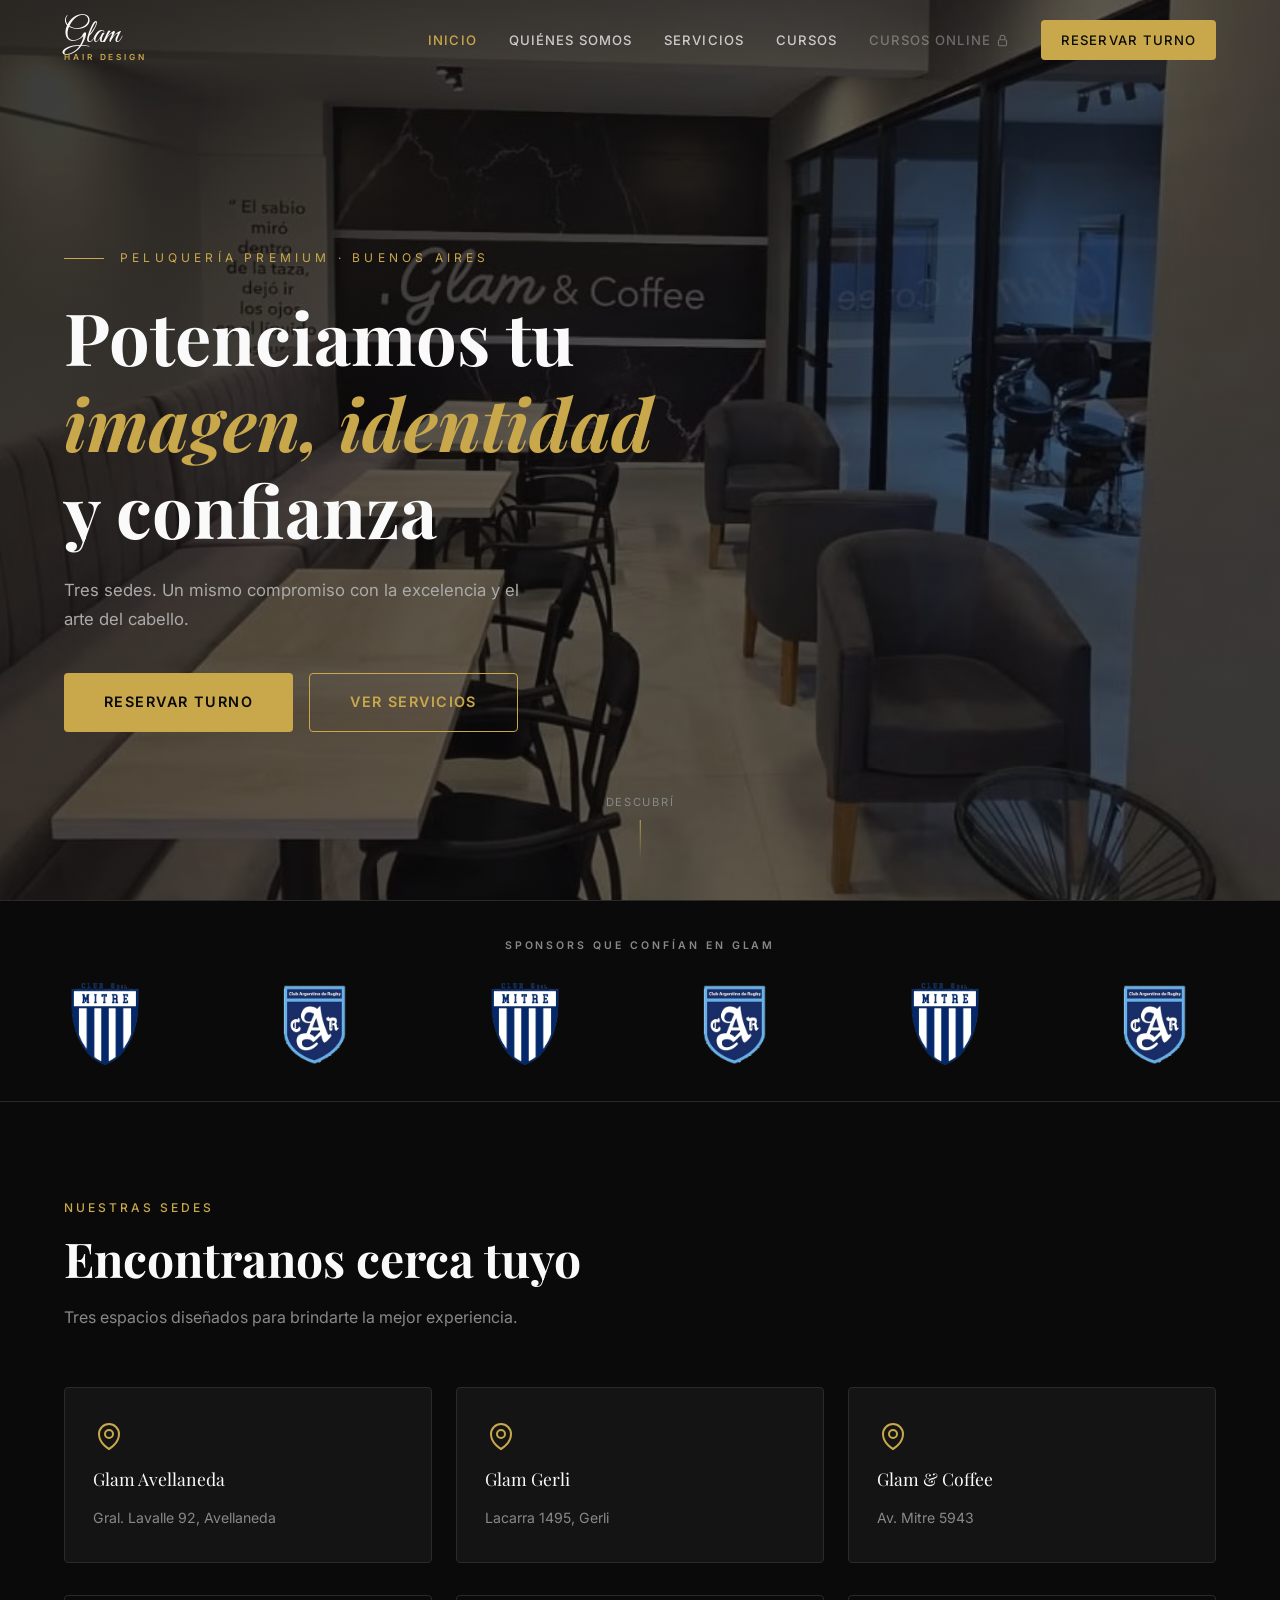
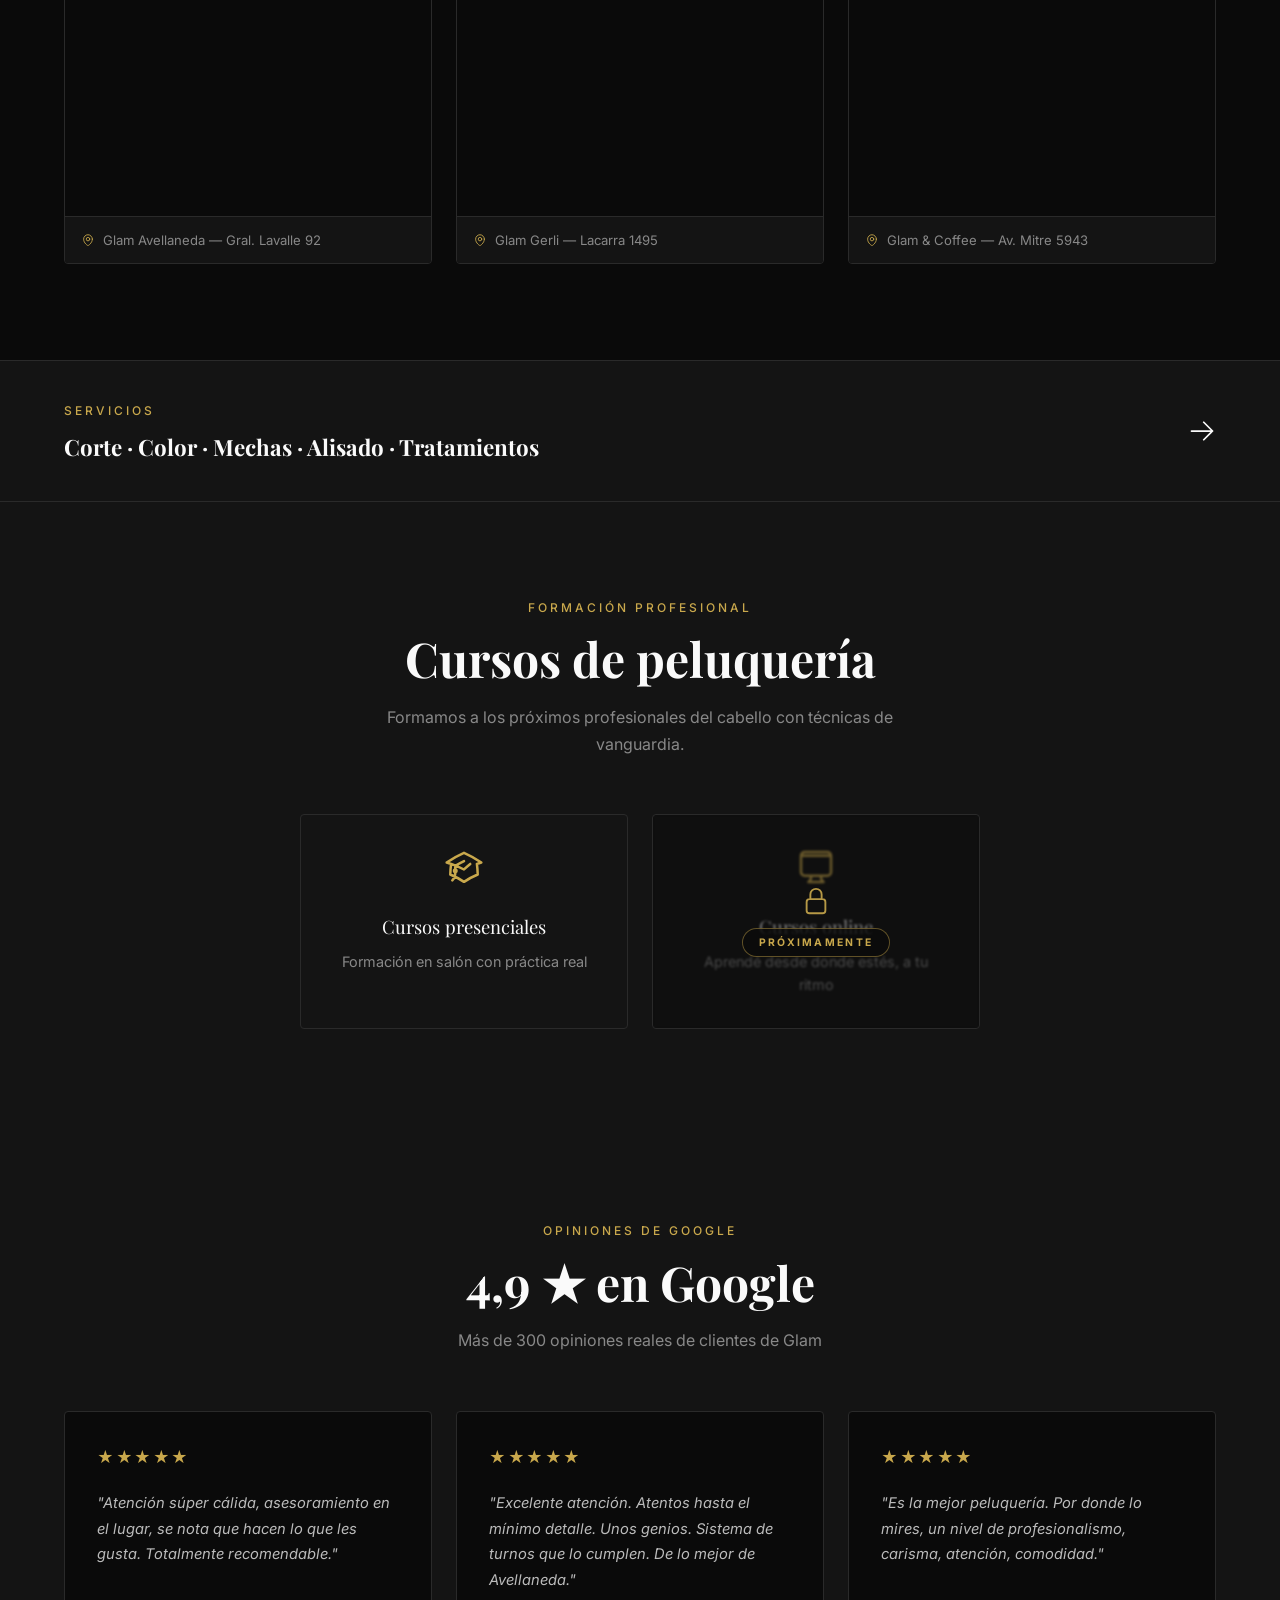
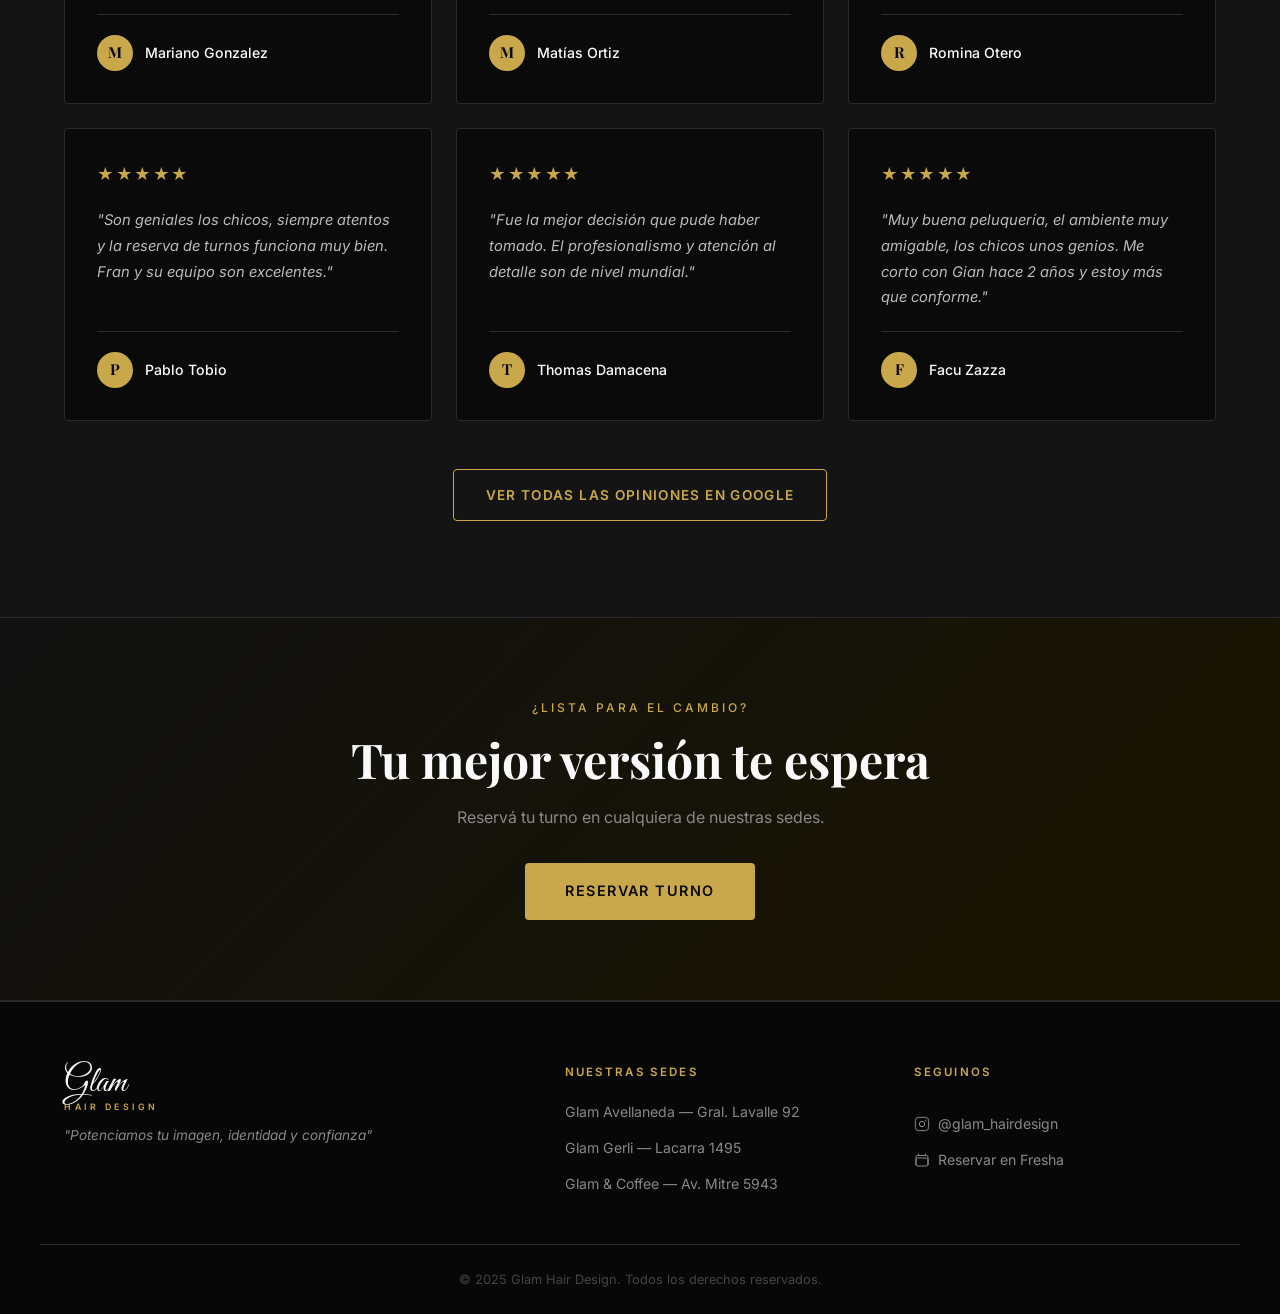
<file: index.html>
<!DOCTYPE html>
<html lang="es">
<head>
  <meta charset="UTF-8" />
  <meta name="viewport" content="width=device-width, initial-scale=1.0" />
  <title>Glam Hair Design | Peluquería y Barbería en Avellaneda, Gerli y Wilde</title>
  <meta name="description" content="Peluquería premium con 3 sedes en Avellaneda, Gerli y Wilde. Corte, color, barbería, manicura y cursos de peluquería. Reservá tu turno online." />
  <meta name="robots" content="index, follow" />
  <meta property="og:type" content="website" />
  <meta property="og:site_name" content="Glam Hair Design" />
  <meta property="og:locale" content="es_AR" />
  <meta property="og:title" content="Glam Hair Design | Peluquería y Barbería en Avellaneda, Gerli y Wilde" />
  <meta property="og:description" content="Peluquería premium con 3 sedes en Avellaneda, Gerli y Wilde. Corte, color, barbería, manicura y cursos de peluquería. Reservá tu turno online." />
  <meta property="og:image" content="https://glamhairdesign.com.ar/assets/Foto_Glam_And_Coffe.jpeg" />
  <meta property="og:url" content="https://glamhairdesign.com.ar/" />
  <link rel="stylesheet" href="css/style.css" />
  <link rel="icon" href="assets/favicon.ico" sizes="any" />
  <link rel="icon" href="assets/favicon-32x32.png" type="image/png" sizes="32x32" />
  <link rel="apple-touch-icon" href="assets/apple-touch-icon.png" />
  <link rel="icon" href="assets/icon-192.png" type="image/png" sizes="192x192" />
  <script type="application/ld+json">
  {
    "@context": "https://schema.org",
    "@graph": [
      {
        "@type": "HairSalon",
        "name": "Glam Hair Design — Avellaneda",
        "url": "https://glamhairdesign.com.ar",
        "telephone": "+54 9 11 5486-6624",
        "sameAs": [
          "https://www.instagram.com/glam_hairdesign",
          "https://www.fresha.com/es/providers/glam-hair-design-t6yixtg3"
        ],
        "address": {
          "@type": "PostalAddress",
          "streetAddress": "Gral. Lavalle 92",
          "addressLocality": "Avellaneda",
          "addressRegion": "Buenos Aires",
          "addressCountry": "AR"
        }
      },
      {
        "@type": "HairSalon",
        "name": "Glam Hair Design — Gerli",
        "url": "https://glamhairdesign.com.ar",
        "telephone": "+54 9 11 5486-6624",
        "sameAs": [
          "https://www.instagram.com/glam_hairdesign",
          "https://www.fresha.com/es/providers/glam-hair-design-t6yixtg3"
        ],
        "address": {
          "@type": "PostalAddress",
          "streetAddress": "Lacarra 1495",
          "addressLocality": "Gerli",
          "addressRegion": "Buenos Aires",
          "addressCountry": "AR"
        }
      },
      {
        "@type": "HairSalon",
        "name": "Glam & Coffee",
        "url": "https://glamhairdesign.com.ar",
        "telephone": "+54 9 11 5486-6624",
        "sameAs": [
          "https://www.instagram.com/glam_hairdesign",
          "https://www.fresha.com/es/providers/glam-hair-design-t6yixtg3"
        ],
        "address": {
          "@type": "PostalAddress",
          "streetAddress": "Av. Mitre 5943",
          "addressLocality": "Wilde",
          "addressRegion": "Buenos Aires",
          "addressCountry": "AR"
        }
      }
    ]
  }
  </script>
</head>
<body>

<!-- NAVBAR -->
<nav class="navbar" id="navbar">
  <div class="container nav-container">
    <a href="index.html" class="logo" aria-label="Glam Hair Design">
      <span class="logo-script">Glam</span>
      <span class="logo-sub">Hair Design</span>
    </a>
    <button class="hamburger" id="hamburger" aria-label="Abrir menú" aria-expanded="false">
      <span></span><span></span><span></span>
    </button>
    <ul class="nav-links" id="nav-links" role="list">
      <li><a href="index.html">Inicio</a></li>
      <li><a href="quienes-somos.html">Quiénes somos</a></li>
      <li><a href="servicios.html">Servicios</a></li>
      <li><a href="cursos.html">Cursos</a></li>
      <li><a href="cursos-online.html">Cursos online</a></li>
      <li><a href="turnos.html" class="btn btn-gold btn-sm">Reservar turno</a></li>
    </ul>
  </div>
</nav>

<!-- HERO -->
<section class="hero" id="hero">
  <div class="hero-bg"></div>
  <div class="container">
    <div class="hero-content">
      <span class="hero-eyebrow">Peluquería premium · Buenos Aires</span>
      <h1 class="hero-title">Potenciamos tu<br><em>imagen, identidad</em><br>y confianza</h1>
      <p class="hero-desc">Tres sedes. Un mismo compromiso con la excelencia y el arte del cabello.</p>
      <div class="hero-ctas">
        <a href="turnos.html" class="btn btn-gold btn-lg">Reservar turno</a>
        <a href="servicios.html" class="btn btn-outline btn-lg">Ver servicios</a>
      </div>
    </div>
  </div>
  <div class="hero-scroll" aria-hidden="true">Descubrí</div>
</section>

<!-- SPONSOR STRIP -->
<div class="sponsor-strip">
  <p class="sponsor-strip-label">Sponsors que confían en Glam</p>
  <div class="sponsor-track-wrap">
    <div class="sponsor-track">
      <!-- Primera mitad (6 ítems — accesibles) -->
      <div class="sponsor-logo-box">
        <img src="assets/General_Mitre_escudo_2025.png" alt="Club General Mitre" loading="lazy" />
      </div>
      <div class="sponsor-logo-box">
        <img src="assets/Club-Argentino-de-Rugby.png" alt="Club Argentino de Rugby" loading="lazy" />
      </div>
      <div class="sponsor-logo-box" aria-hidden="true">
        <img src="assets/General_Mitre_escudo_2025.png" alt="" loading="lazy" />
      </div>
      <div class="sponsor-logo-box" aria-hidden="true">
        <img src="assets/Club-Argentino-de-Rugby.png" alt="" loading="lazy" />
      </div>
      <div class="sponsor-logo-box" aria-hidden="true">
        <img src="assets/General_Mitre_escudo_2025.png" alt="" loading="lazy" />
      </div>
      <div class="sponsor-logo-box" aria-hidden="true">
        <img src="assets/Club-Argentino-de-Rugby.png" alt="" loading="lazy" />
      </div>
      <!-- Segunda mitad idéntica — el loop resetea aquí sin salto visible -->
      <div class="sponsor-logo-box" aria-hidden="true">
        <img src="assets/General_Mitre_escudo_2025.png" alt="" loading="lazy" />
      </div>
      <div class="sponsor-logo-box" aria-hidden="true">
        <img src="assets/Club-Argentino-de-Rugby.png" alt="" loading="lazy" />
      </div>
      <div class="sponsor-logo-box" aria-hidden="true">
        <img src="assets/General_Mitre_escudo_2025.png" alt="" loading="lazy" />
      </div>
      <div class="sponsor-logo-box" aria-hidden="true">
        <img src="assets/Club-Argentino-de-Rugby.png" alt="" loading="lazy" />
      </div>
      <div class="sponsor-logo-box" aria-hidden="true">
        <img src="assets/General_Mitre_escudo_2025.png" alt="" loading="lazy" />
      </div>
      <div class="sponsor-logo-box" aria-hidden="true">
        <img src="assets/Club-Argentino-de-Rugby.png" alt="" loading="lazy" />
      </div>
    </div>
  </div>
</div>

<!-- SEDES -->
<section class="section">
  <div class="container">
    <div class="section-header">
      <span class="section-tag">Nuestras sedes</span>
      <h2 class="section-title">Encontranos cerca tuyo</h2>
      <p class="section-subtitle">Tres espacios diseñados para brindarte la mejor experiencia.</p>
    </div>
    <div class="grid-3">
      <div class="sede-card reveal">
        <svg class="sede-pin" viewBox="0 0 24 24" fill="none" stroke="currentColor" stroke-width="1.5" aria-hidden="true">
          <path stroke-linecap="round" stroke-linejoin="round" d="M15 10.5a3 3 0 1 1-6 0 3 3 0 0 1 6 0Z"/>
          <path stroke-linecap="round" stroke-linejoin="round" d="M19.5 10.5c0 7.142-7.5 11.25-7.5 11.25S4.5 17.642 4.5 10.5a7.5 7.5 0 1 1 15 0Z"/>
        </svg>
        <p class="sede-name">Glam Avellaneda</p>
        <p class="sede-address">Gral. Lavalle 92, Avellaneda</p>
      </div>
      <div class="sede-card reveal">
        <svg class="sede-pin" viewBox="0 0 24 24" fill="none" stroke="currentColor" stroke-width="1.5" aria-hidden="true">
          <path stroke-linecap="round" stroke-linejoin="round" d="M15 10.5a3 3 0 1 1-6 0 3 3 0 0 1 6 0Z"/>
          <path stroke-linecap="round" stroke-linejoin="round" d="M19.5 10.5c0 7.142-7.5 11.25-7.5 11.25S4.5 17.642 4.5 10.5a7.5 7.5 0 1 1 15 0Z"/>
        </svg>
        <p class="sede-name">Glam Gerli</p>
        <p class="sede-address">Lacarra 1495, Gerli</p>
      </div>
      <div class="sede-card reveal">
        <svg class="sede-pin" viewBox="0 0 24 24" fill="none" stroke="currentColor" stroke-width="1.5" aria-hidden="true">
          <path stroke-linecap="round" stroke-linejoin="round" d="M15 10.5a3 3 0 1 1-6 0 3 3 0 0 1 6 0Z"/>
          <path stroke-linecap="round" stroke-linejoin="round" d="M19.5 10.5c0 7.142-7.5 11.25-7.5 11.25S4.5 17.642 4.5 10.5a7.5 7.5 0 1 1 15 0Z"/>
        </svg>
        <p class="sede-name">Glam &amp; Coffee</p>
        <p class="sede-address">Av. Mitre 5943</p>
      </div>
    </div>

    <!-- MAPAS -->
    <div class="maps-grid">
      <div class="map-card">
        <iframe class="map-embed" src="https://maps.google.com/maps?q=Gral+Lavalle+92+Avellaneda+Buenos+Aires+Argentina&t=&z=16&ie=UTF8&iwloc=&output=embed" loading="lazy" allowfullscreen referrerpolicy="no-referrer-when-downgrade" title="Mapa Glam Avellaneda"></iframe>
        <div class="map-label">
          <svg viewBox="0 0 24 24" fill="none" stroke="currentColor" stroke-width="1.5" aria-hidden="true"><path stroke-linecap="round" stroke-linejoin="round" d="M15 10.5a3 3 0 1 1-6 0 3 3 0 0 1 6 0Z"/><path stroke-linecap="round" stroke-linejoin="round" d="M19.5 10.5c0 7.142-7.5 11.25-7.5 11.25S4.5 17.642 4.5 10.5a7.5 7.5 0 1 1 15 0Z"/></svg>
          <span>Glam Avellaneda — Gral. Lavalle 92</span>
        </div>
      </div>
      <div class="map-card">
        <iframe class="map-embed" src="https://maps.google.com/maps?q=Lacarra+1495+Gerli+Buenos+Aires+Argentina&t=&z=16&ie=UTF8&iwloc=&output=embed" loading="lazy" allowfullscreen referrerpolicy="no-referrer-when-downgrade" title="Mapa Glam Gerli"></iframe>
        <div class="map-label">
          <svg viewBox="0 0 24 24" fill="none" stroke="currentColor" stroke-width="1.5" aria-hidden="true"><path stroke-linecap="round" stroke-linejoin="round" d="M15 10.5a3 3 0 1 1-6 0 3 3 0 0 1 6 0Z"/><path stroke-linecap="round" stroke-linejoin="round" d="M19.5 10.5c0 7.142-7.5 11.25-7.5 11.25S4.5 17.642 4.5 10.5a7.5 7.5 0 1 1 15 0Z"/></svg>
          <span>Glam Gerli — Lacarra 1495</span>
        </div>
      </div>
      <div class="map-card">
        <iframe class="map-embed" src="https://maps.google.com/maps?q=Av+Mitre+5943+Buenos+Aires+Argentina&t=&z=16&ie=UTF8&iwloc=&output=embed" loading="lazy" allowfullscreen referrerpolicy="no-referrer-when-downgrade" title="Mapa Glam &amp; Coffee"></iframe>
        <div class="map-label">
          <svg viewBox="0 0 24 24" fill="none" stroke="currentColor" stroke-width="1.5" aria-hidden="true"><path stroke-linecap="round" stroke-linejoin="round" d="M15 10.5a3 3 0 1 1-6 0 3 3 0 0 1 6 0Z"/><path stroke-linecap="round" stroke-linejoin="round" d="M19.5 10.5c0 7.142-7.5 11.25-7.5 11.25S4.5 17.642 4.5 10.5a7.5 7.5 0 1 1 15 0Z"/></svg>
          <span>Glam &amp; Coffee — Av. Mitre 5943</span>
        </div>
      </div>
    </div>
  </div>
</section>

<!-- PREVIEW SERVICIOS -->
<section class="preview-strip">
  <div class="container">
    <a href="servicios.html" class="preview-link">
      <div>
        <span class="section-tag">Servicios</span>
        <h3>Corte · Color · Mechas · Alisado · Tratamientos</h3>
      </div>
      <svg viewBox="0 0 24 24" fill="none" stroke="currentColor" stroke-width="1.5" aria-hidden="true">
        <path stroke-linecap="round" stroke-linejoin="round" d="M13.5 4.5 21 12m0 0-7.5 7.5M21 12H3"/>
      </svg>
    </a>
  </div>
</section>

<!-- PREVIEW CURSOS -->
<section class="section" style="background: var(--surface);">
  <div class="container">
    <div class="section-header centered">
      <span class="section-tag">Formación profesional</span>
      <h2 class="section-title">Cursos de peluquería</h2>
      <p class="section-subtitle">Formamos a los próximos profesionales del cabello con técnicas de vanguardia.</p>
    </div>
    <div class="grid-2" style="max-width: 680px; margin-inline: auto;">
      <a href="cursos.html" class="card reveal" style="text-align:center;">
        <svg style="width:40px;height:40px;color:var(--gold);margin:0 auto 1rem;" viewBox="0 0 24 24" fill="none" stroke="currentColor" stroke-width="1.5" aria-hidden="true">
          <path stroke-linecap="round" stroke-linejoin="round" d="M4.26 10.147a60.438 60.438 0 0 0-.491 6.347A48.62 48.62 0 0 1 12 20.904a48.62 48.62 0 0 1 8.232-4.41 60.46 60.46 0 0 0-.491-6.347m-15.482 0a50.636 50.636 0 0 0-2.658-.813A59.906 59.906 0 0 1 12 3.493a59.903 59.903 0 0 1 10.399 5.84c-.896.248-1.783.52-2.658.814m-15.482 0A50.717 50.717 0 0 1 12 13.489a50.702 50.702 0 0 1 3.741-3.342M6.75 15a.75.75 0 1 0 0-1.5.75.75 0 0 0 0 1.5Zm0 0v-3.675A55.378 55.378 0 0 1 12 8.443m-7.007 11.55A5.981 5.981 0 0 0 6.75 15.75v-1.5"/>
        </svg>
        <p class="card-title">Cursos presenciales</p>
        <p class="card-text">Formación en salón con práctica real</p>
      </a>
      <div class="card card--locked reveal" style="text-align:center;" aria-disabled="true">
        <svg style="width:40px;height:40px;color:var(--gold);margin:0 auto 1rem;" viewBox="0 0 24 24" fill="none" stroke="currentColor" stroke-width="1.5" aria-hidden="true">
          <path stroke-linecap="round" stroke-linejoin="round" d="M9 17.25v1.007a3 3 0 0 1-.879 2.122L7.5 21h9l-.621-.621A3 3 0 0 1 15 18.257V17.25m6-12V15a2.25 2.25 0 0 1-2.25 2.25H5.25A2.25 2.25 0 0 1 3 15V5.25m18 0A2.25 2.25 0 0 0 18.75 3H5.25A2.25 2.25 0 0 0 3 5.25m18 0H3"/>
        </svg>
        <p class="card-title">Cursos online</p>
        <p class="card-text">Aprendé desde donde estés, a tu ritmo</p>
        <div class="coming-soon-overlay" aria-hidden="true">
          <svg viewBox="0 0 24 24" fill="none" stroke="currentColor" stroke-width="1.5"><path stroke-linecap="round" stroke-linejoin="round" d="M16.5 10.5V6.75a4.5 4.5 0 1 0-9 0v3.75m-.75 11.25h10.5a2.25 2.25 0 0 0 2.25-2.25v-6.75a2.25 2.25 0 0 0-2.25-2.25H6.75a2.25 2.25 0 0 0-2.25 2.25v6.75a2.25 2.25 0 0 0 2.25 2.25Z"/></svg>
          <span class="coming-soon-badge">Próximamente</span>
        </div>
      </div>
    </div>
  </div>
</section>

<!-- RESEÑAS -->
<section class="section reviews-section">
  <div class="container">
    <div class="section-header centered">
      <span class="section-tag">Opiniones de Google</span>
      <h2 class="section-title">4,9 ★ en Google</h2>
      <p class="section-subtitle">Más de 300 opiniones reales de clientes de Glam</p>
    </div>
    <div class="reviews-grid">

      <article class="review-card reveal">
        <div class="review-stars" aria-label="5 estrellas">★★★★★</div>
        <p class="review-text">"Atención súper cálida, asesoramiento en el lugar, se nota que hacen lo que les gusta. Totalmente recomendable."</p>
        <div class="review-author">
          <div class="review-avatar" aria-hidden="true">M</div>
          <span class="review-name">Mariano Gonzalez</span>
        </div>
      </article>

      <article class="review-card reveal">
        <div class="review-stars" aria-label="5 estrellas">★★★★★</div>
        <p class="review-text">"Excelente atención. Atentos hasta el mínimo detalle. Unos genios. Sistema de turnos que lo cumplen. De lo mejor de Avellaneda."</p>
        <div class="review-author">
          <div class="review-avatar" aria-hidden="true">M</div>
          <span class="review-name">Matías Ortiz</span>
        </div>
      </article>

      <article class="review-card reveal">
        <div class="review-stars" aria-label="5 estrellas">★★★★★</div>
        <p class="review-text">"Es la mejor peluquería. Por donde lo mires, un nivel de profesionalismo, carisma, atención, comodidad."</p>
        <div class="review-author">
          <div class="review-avatar" aria-hidden="true">R</div>
          <span class="review-name">Romina Otero</span>
        </div>
      </article>

      <article class="review-card reveal">
        <div class="review-stars" aria-label="5 estrellas">★★★★★</div>
        <p class="review-text">"Son geniales los chicos, siempre atentos y la reserva de turnos funciona muy bien. Fran y su equipo son excelentes."</p>
        <div class="review-author">
          <div class="review-avatar" aria-hidden="true">P</div>
          <span class="review-name">Pablo Tobio</span>
        </div>
      </article>

      <article class="review-card reveal">
        <div class="review-stars" aria-label="5 estrellas">★★★★★</div>
        <p class="review-text">"Fue la mejor decisión que pude haber tomado. El profesionalismo y atención al detalle son de nivel mundial."</p>
        <div class="review-author">
          <div class="review-avatar" aria-hidden="true">T</div>
          <span class="review-name">Thomas Damacena</span>
        </div>
      </article>

      <article class="review-card reveal">
        <div class="review-stars" aria-label="5 estrellas">★★★★★</div>
        <p class="review-text">"Muy buena peluquería, el ambiente muy amigable, los chicos unos genios. Me corto con Gian hace 2 años y estoy más que conforme."</p>
        <div class="review-author">
          <div class="review-avatar" aria-hidden="true">F</div>
          <span class="review-name">Facu Zazza</span>
        </div>
      </article>

    </div>
    <div class="reviews-cta">
      <a href="https://maps.app.goo.gl/abF4rVnaVTaVDsti7" target="_blank" rel="noopener" class="btn btn-outline">Ver todas las opiniones en Google</a>
    </div>
  </div>
</section>

<!-- CTA BAND -->
<section class="cta-band">
  <div class="container">
    <span class="section-tag">¿Lista para el cambio?</span>
    <h2>Tu mejor versión te espera</h2>
    <p>Reservá tu turno en cualquiera de nuestras sedes.</p>
    <a href="turnos.html" class="btn btn-gold btn-lg">Reservar turno</a>
  </div>
</section>

<!-- FOOTER -->
<footer class="footer">
  <div class="container footer-grid">
    <div class="footer-logo">
      <a href="index.html" class="logo" aria-label="Glam Hair Design">
        <span class="logo-script">Glam</span>
        <span class="logo-sub">Hair Design</span>
      </a>
      <p class="footer-tagline">"Potenciamos tu imagen, identidad y confianza"</p>
    </div>
    <div class="footer-sedes">
      <h4>Nuestras sedes</h4>
      <ul>
        <li>Glam Avellaneda — Gral. Lavalle 92</li>
        <li>Glam Gerli — Lacarra 1495</li>
        <li>Glam &amp; Coffee — Av. Mitre 5943</li>
      </ul>
    </div>
    <div class="footer-social">
      <h4>Seguinos</h4>
      <a href="https://www.instagram.com/glam_hairdesign" target="_blank" rel="noopener">
        <svg viewBox="0 0 24 24" fill="none" stroke="currentColor" stroke-width="1.5" aria-hidden="true"><rect x="2" y="2" width="20" height="20" rx="5" ry="5"/><circle cx="12" cy="12" r="4"/><circle cx="17.5" cy="6.5" r="0.5" fill="currentColor"/></svg>
        @glam_hairdesign
      </a>
      <a href="https://www.fresha.com/es/providers/glam-hair-design-t6yixtg3" target="_blank" rel="noopener">
        <svg viewBox="0 0 24 24" fill="none" stroke="currentColor" stroke-width="1.5" aria-hidden="true"><path stroke-linecap="round" stroke-linejoin="round" d="M6.75 3v2.25M17.25 3v2.25M3 18.75V7.5a2.25 2.25 0 0 1 2.25-2.25h13.5A2.25 2.25 0 0 1 21 7.5v11.25m-18 0A2.25 2.25 0 0 0 5.25 21h13.5A2.25 2.25 0 0 0 21 18.75m-18 0v-7.5A2.25 2.25 0 0 1 5.25 9h13.5A2.25 2.25 0 0 1 21 11.25v7.5"/></svg>
        Reservar en Fresha
      </a>
    </div>
  </div>
  <div class="footer-bottom">
    <div class="container">
      <p>© 2025 Glam Hair Design. Todos los derechos reservados.</p>
    </div>
  </div>
</footer>

<script src="js/main.js"></script>
</body>
</html>
</file>
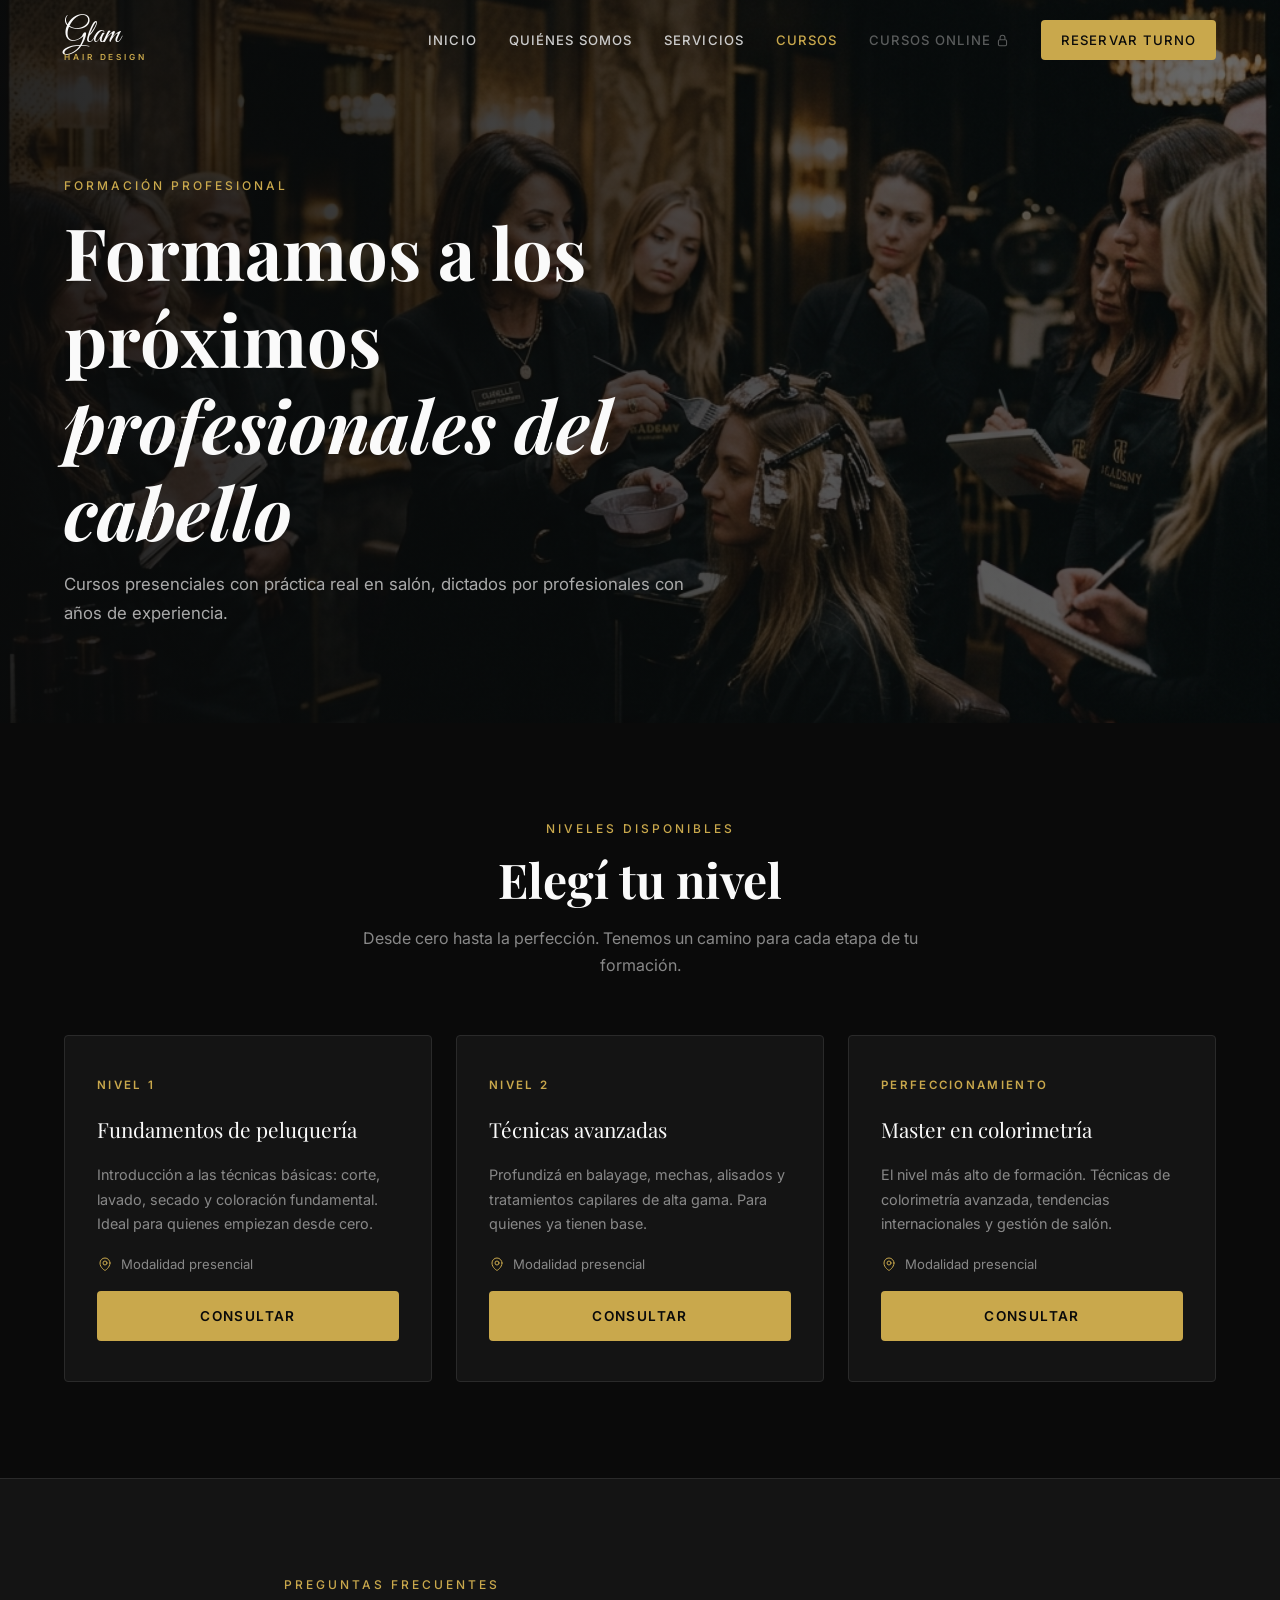
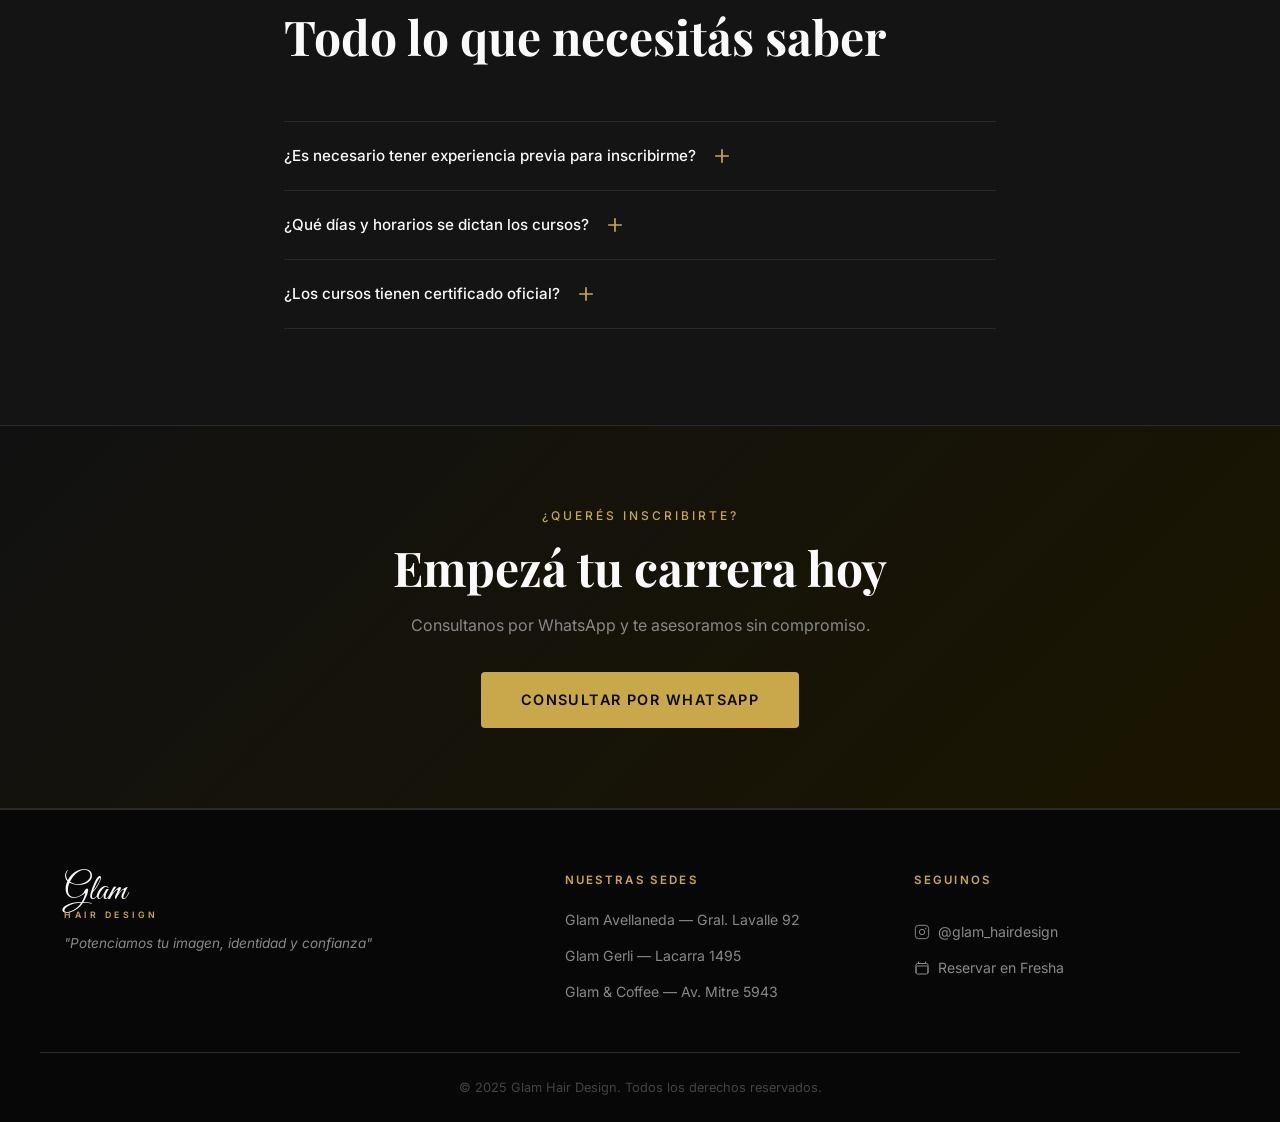
<file: cursos-online.html>
<!DOCTYPE html>
<html lang="es">
<head>
  <meta charset="UTF-8" />
  <!-- Acceso bloqueado — reactivar cuando los cursos estén disponibles -->
  <script>window.location.replace('cursos.html');</script>
  <meta name="viewport" content="width=device-width, initial-scale=1.0" />
  <title>Cursos Online de Peluquería | Glam Hair Design</title>
  <meta name="description" content="Próximamente: cursos online de peluquería de Glam Hair Design." />
  <meta name="robots" content="noindex, follow" />
  <meta property="og:type" content="website" />
  <meta property="og:site_name" content="Glam Hair Design" />
  <meta property="og:locale" content="es_AR" />
  <meta property="og:title" content="Cursos Online de Peluquería | Glam Hair Design" />
  <meta property="og:description" content="Próximamente: cursos online de peluquería de Glam Hair Design." />
  <meta property="og:image" content="https://glamhairdesign.com.ar/assets/Foto_Glam_And_Coffe.jpeg" />
  <meta property="og:url" content="https://glamhairdesign.com.ar/cursos-online.html" />
  <link rel="stylesheet" href="css/style.css" />
  <link rel="icon" href="assets/favicon.ico" sizes="any" />
  <link rel="icon" href="assets/favicon-32x32.png" type="image/png" sizes="32x32" />
  <link rel="apple-touch-icon" href="assets/apple-touch-icon.png" />
  <link rel="icon" href="assets/icon-192.png" type="image/png" sizes="192x192" />
  <style>
    .online-hero-section {
      padding-top: calc(var(--nav-h) + 5rem);
      padding-bottom: 5rem;
      background: linear-gradient(135deg, #0A0A0A 0%, #0f0f00 50%, #0A0A0A 100%);
      border-bottom: 1px solid var(--border);
    }
    .steps-wrap {
      background: var(--surface);
      border: 1px solid var(--border);
      border-radius: 4px;
      overflow: hidden;
    }
    .step { border-right: 1px solid var(--border); }
    .step:last-child { border-right: none; }
    .step:not(:last-child)::after { display: none; }
    @media (max-width: 1024px) {
      .step { border-right: none; border-bottom: 1px solid var(--border); }
      .step:last-child { border-bottom: none; }
    }
    /* ── Auth Modal ── */
    .auth-overlay {
      display: none;
      position: fixed;
      inset: 0;
      z-index: 9999;
      background: rgba(0,0,0,0.78);
      backdrop-filter: blur(4px);
      -webkit-backdrop-filter: blur(4px);
      align-items: center;
      justify-content: center;
      padding: 1.5rem;
      animation: fadeOverlay .2s ease;
    }
    .auth-overlay.open { display: flex; }
    @keyframes fadeOverlay { from { opacity:0; } to { opacity:1; } }
    .auth-modal {
      background: #111;
      border: 1px solid rgba(201,168,76,0.38);
      border-radius: 8px;
      width: 100%;
      max-width: 420px;
      padding: 2.5rem 2rem 2rem;
      position: relative;
      box-shadow: 0 0 48px rgba(201,168,76,0.12);
      animation: slideModal .25s ease;
    }
    @keyframes slideModal { from { transform:translateY(18px); opacity:0; } to { transform:translateY(0); opacity:1; } }
    .auth-close {
      position: absolute;
      top: 1rem;
      right: 1rem;
      background: transparent;
      border: none;
      color: #888;
      font-size: 1.4rem;
      cursor: pointer;
      line-height: 1;
      transition: color .2s;
      padding: 0.25rem;
    }
    .auth-close:hover { color: var(--gold); }
    .auth-tabs {
      display: flex;
      gap: 0;
      margin-bottom: 2rem;
      border-bottom: 1px solid rgba(201,168,76,0.25);
    }
    .auth-tab {
      flex: 1;
      background: transparent;
      border: none;
      color: #666;
      font-family: inherit;
      font-size: 0.88rem;
      font-weight: 600;
      letter-spacing: 0.08em;
      text-transform: uppercase;
      padding: 0.75rem 0;
      cursor: pointer;
      position: relative;
      transition: color .2s;
    }
    .auth-tab::after {
      content: '';
      position: absolute;
      bottom: -1px;
      left: 0; right: 0;
      height: 2px;
      background: var(--gold);
      transform: scaleX(0);
      transition: transform .2s;
    }
    .auth-tab.active { color: var(--gold); }
    .auth-tab.active::after { transform: scaleX(1); }
    .auth-panel { display: none; }
    .auth-panel.active { display: block; }
    .auth-panel .form-group { margin-bottom: 1.1rem; }
    .auth-panel .form-group label {
      display: block;
      font-size: 0.78rem;
      font-weight: 600;
      letter-spacing: 0.08em;
      text-transform: uppercase;
      color: #aaa;
      margin-bottom: 0.45rem;
    }
    .auth-panel .form-group input {
      width: 100%;
      background: #1a1a1a;
      border: 1px solid rgba(201,168,76,0.22);
      border-radius: 4px;
      color: #fff;
      font-family: inherit;
      font-size: 0.95rem;
      padding: 0.7rem 0.9rem;
      outline: none;
      transition: border-color .2s;
      box-sizing: border-box;
    }
    .auth-panel .form-group input:focus { border-color: var(--gold); }
    .auth-panel .form-group input::placeholder { color: #444; }
    .auth-submit {
      width: 100%;
      margin-top: 0.5rem;
    }
    .auth-note {
      font-size: 0.75rem;
      color: #555;
      text-align: center;
      margin-top: 1rem;
    }
    .auth-course-label {
      font-size: 0.78rem;
      color: var(--gold);
      letter-spacing: 0.06em;
      text-transform: uppercase;
      margin-bottom: 1.5rem;
      opacity: 0.85;
    }
  </style>
</head>
<body>

<!-- NAVBAR -->
<nav class="navbar" id="navbar">
  <div class="container nav-container">
    <a href="index.html" class="logo" aria-label="Glam Hair Design">
      <span class="logo-script">Glam</span>
      <span class="logo-sub">Hair Design</span>
    </a>
    <button class="hamburger" id="hamburger" aria-label="Abrir menú" aria-expanded="false">
      <span></span><span></span><span></span>
    </button>
    <ul class="nav-links" id="nav-links" role="list">
      <li><a href="index.html">Inicio</a></li>
      <li><a href="quienes-somos.html">Quiénes somos</a></li>
      <li><a href="servicios.html">Servicios</a></li>
      <li><a href="cursos.html">Cursos</a></li>
      <li><a href="cursos-online.html">Cursos online</a></li>
      <li><a href="turnos.html" class="btn btn-gold btn-sm">Reservar turno</a></li>
    </ul>
  </div>
</nav>

<!-- HERO -->
<section class="online-hero-section">
  <div class="container">
    <span class="section-tag">100% online · A tu ritmo</span>
    <h1 style="max-width:620px;margin-bottom:1rem;">Aprendé desde<br><em>donde estés</em></h1>
    <p style="color:#aaa;max-width:480px;font-size:1.05rem;">Accedé a nuestros cursos grabados por profesionales de Glam Hair Design y transformá tu carrera sin salir de casa.</p>
  </div>
</section>

<!-- CURSOS ONLINE CARDS -->
<section class="section">
  <div class="container">
    <div class="section-header centered">
      <span class="section-tag">Cursos disponibles</span>
      <h2 class="section-title">Elegí tu curso</h2>
      <p class="section-subtitle">Contenido grabado, acceso inmediato y de por vida.</p>
    </div>
    <div class="grid-3">

      <div class="course-card course-card--locked reveal">
        <span class="course-level">Básico</span>
        <p class="course-title">Corte y secado profesional</p>
        <p class="course-desc">Aprendé las técnicas fundamentales de corte femenino y masculino, más técnicas de secado y brushing desde cero.</p>
        <div class="course-meta">
          <svg viewBox="0 0 24 24" fill="none" stroke="currentColor" stroke-width="1.5" aria-hidden="true"><path stroke-linecap="round" stroke-linejoin="round" d="M9 17.25v1.007a3 3 0 0 1-.879 2.122L7.5 21h9l-.621-.621A3 3 0 0 1 15 18.257V17.25m6-12V15a2.25 2.25 0 0 1-2.25 2.25H5.25A2.25 2.25 0 0 1 3 15V5.25m18 0A2.25 2.25 0 0 0 18.75 3H5.25A2.25 2.25 0 0 0 3 5.25m18 0H3"/></svg>
          8 horas de video · Acceso de por vida
        </div>
        <p class="course-price">$15.000 <span>ARS</span></p>
        <button class="btn-soon" disabled type="button">Disponible próximamente</button>
        <div class="coming-soon-overlay" aria-hidden="true">
          <svg viewBox="0 0 24 24" fill="none" stroke="currentColor" stroke-width="1.5"><path stroke-linecap="round" stroke-linejoin="round" d="M16.5 10.5V6.75a4.5 4.5 0 1 0-9 0v3.75m-.75 11.25h10.5a2.25 2.25 0 0 0 2.25-2.25v-6.75a2.25 2.25 0 0 0-2.25-2.25H6.75a2.25 2.25 0 0 0-2.25 2.25v6.75a2.25 2.25 0 0 0 2.25 2.25Z"/></svg>
          <span class="coming-soon-badge">Próximamente</span>
        </div>
      </div>

      <div class="course-card course-card--locked reveal">
        <span class="course-level">Intermedio</span>
        <p class="course-title">Colorimetría y mechas</p>
        <p class="course-desc">Técnicas de coloración, balayage, babylights y corrección de color. El curso más completo de nuestra plataforma.</p>
        <div class="course-meta">
          <svg viewBox="0 0 24 24" fill="none" stroke="currentColor" stroke-width="1.5" aria-hidden="true"><path stroke-linecap="round" stroke-linejoin="round" d="M9 17.25v1.007a3 3 0 0 1-.879 2.122L7.5 21h9l-.621-.621A3 3 0 0 1 15 18.257V17.25m6-12V15a2.25 2.25 0 0 1-2.25 2.25H5.25A2.25 2.25 0 0 1 3 15V5.25m18 0A2.25 2.25 0 0 0 18.75 3H5.25A2.25 2.25 0 0 0 3 5.25m18 0H3"/></svg>
          14 horas de video · Acceso de por vida
        </div>
        <p class="course-price">$25.000 <span>ARS</span></p>
        <button class="btn-soon" disabled type="button">Disponible próximamente</button>
        <div class="coming-soon-overlay" aria-hidden="true">
          <svg viewBox="0 0 24 24" fill="none" stroke="currentColor" stroke-width="1.5"><path stroke-linecap="round" stroke-linejoin="round" d="M16.5 10.5V6.75a4.5 4.5 0 1 0-9 0v3.75m-.75 11.25h10.5a2.25 2.25 0 0 0 2.25-2.25v-6.75a2.25 2.25 0 0 0-2.25-2.25H6.75a2.25 2.25 0 0 0-2.25 2.25v6.75a2.25 2.25 0 0 0 2.25 2.25Z"/></svg>
          <span class="coming-soon-badge">Próximamente</span>
        </div>
      </div>

      <div class="course-card course-card--locked reveal">
        <span class="course-level">Avanzado</span>
        <p class="course-title">Alisados y tratamientos</p>
        <p class="course-desc">Masterclass completa de alisados progresivos, keratinas y tratamientos de reconstrucción capilar de alta gama.</p>
        <div class="course-meta">
          <svg viewBox="0 0 24 24" fill="none" stroke="currentColor" stroke-width="1.5" aria-hidden="true"><path stroke-linecap="round" stroke-linejoin="round" d="M9 17.25v1.007a3 3 0 0 1-.879 2.122L7.5 21h9l-.621-.621A3 3 0 0 1 15 18.257V17.25m6-12V15a2.25 2.25 0 0 1-2.25 2.25H5.25A2.25 2.25 0 0 1 3 15V5.25m18 0A2.25 2.25 0 0 0 18.75 3H5.25A2.25 2.25 0 0 0 3 5.25m18 0H3"/></svg>
          10 horas de video · Acceso de por vida
        </div>
        <p class="course-price">$20.000 <span>ARS</span></p>
        <button class="btn-soon" disabled type="button">Disponible próximamente</button>
        <div class="coming-soon-overlay" aria-hidden="true">
          <svg viewBox="0 0 24 24" fill="none" stroke="currentColor" stroke-width="1.5"><path stroke-linecap="round" stroke-linejoin="round" d="M16.5 10.5V6.75a4.5 4.5 0 1 0-9 0v3.75m-.75 11.25h10.5a2.25 2.25 0 0 0 2.25-2.25v-6.75a2.25 2.25 0 0 0-2.25-2.25H6.75a2.25 2.25 0 0 0-2.25 2.25v6.75a2.25 2.25 0 0 0 2.25 2.25Z"/></svg>
          <span class="coming-soon-badge">Próximamente</span>
        </div>
      </div>

    </div>
  </div>
</section>

<!-- CÓMO FUNCIONA -->
<section class="section" style="background: var(--surface); border-top: 1px solid var(--border);">
  <div class="container">
    <div class="section-header centered">
      <span class="section-tag">Así de simple</span>
      <h2 class="section-title">¿Cómo funciona?</h2>
      <p class="section-subtitle">En tres pasos podés empezar a aprender hoy mismo.</p>
    </div>
    <div class="steps-wrap reveal">
      <div class="steps-grid">
        <div class="step">
          <div class="step-num">01</div>
          <p class="step-title">Elegís el curso</p>
          <p class="step-text">Navegá nuestro catálogo y seleccioná el curso que mejor se adapta a tu nivel y objetivos.</p>
        </div>
        <div class="step">
          <div class="step-num">02</div>
          <p class="step-title">Pagás de forma segura</p>
          <p class="step-text">Procesamos tu pago de forma rápida y segura. Aceptamos todas las tarjetas y transferencias.</p>
        </div>
        <div class="step">
          <div class="step-num">03</div>
          <p class="step-title">Accedés a los videos</p>
          <p class="step-text">Acceso inmediato y de por vida a todo el contenido. Aprendé a tu ritmo, cuando quieras.</p>
        </div>
      </div>
    </div>
  </div>
</section>

<!-- AUTH MODAL -->
<div class="auth-overlay" id="auth-overlay" role="dialog" aria-modal="true" aria-labelledby="auth-modal-title">
  <div class="auth-modal" id="auth-modal">
    <button class="auth-close" id="auth-close" aria-label="Cerrar">&times;</button>
    <p class="auth-course-label" id="auth-course-label"></p>
    <div class="auth-tabs" role="tablist">
      <button class="auth-tab active" id="tab-login" role="tab" aria-selected="true" aria-controls="panel-login">Iniciar sesión</button>
      <button class="auth-tab" id="tab-register" role="tab" aria-selected="false" aria-controls="panel-register">Registrarse</button>
    </div>

    <!-- Panel: Login -->
    <div class="auth-panel active" id="panel-login" role="tabpanel" aria-labelledby="tab-login">
      <form id="form-login" onsubmit="return false;" novalidate>
        <div class="form-group">
          <label for="login-email">Email</label>
          <input type="email" id="login-email" name="email" placeholder="tu@email.com" autocomplete="email" />
        </div>
        <div class="form-group">
          <label for="login-password">Contraseña</label>
          <input type="password" id="login-password" name="password" placeholder="Tu contraseña" autocomplete="current-password" />
        </div>
        <button type="submit" class="btn btn-gold auth-submit" id="btn-login">Entrar</button>
      </form>
      <p class="auth-note">¿No tenés cuenta? <button type="button" id="switch-to-register" style="background:none;border:none;color:var(--gold);cursor:pointer;font-size:inherit;padding:0;">Registrate aquí</button></p>
    </div>

    <!-- Panel: Register -->
    <div class="auth-panel" id="panel-register" role="tabpanel" aria-labelledby="tab-register">
      <form id="form-register" onsubmit="return false;" novalidate>
        <div class="form-group">
          <label for="modal-reg-name">Nombre completo</label>
          <input type="text" id="modal-reg-name" name="name" placeholder="Tu nombre" autocomplete="name" />
        </div>
        <div class="form-group">
          <label for="modal-reg-email">Email</label>
          <input type="email" id="modal-reg-email" name="email" placeholder="tu@email.com" autocomplete="email" />
        </div>
        <div class="form-group">
          <label for="modal-reg-password">Contraseña</label>
          <input type="password" id="modal-reg-password" name="password" placeholder="Mínimo 8 caracteres" autocomplete="new-password" />
        </div>
        <button type="submit" class="btn btn-gold auth-submit" id="btn-register">Crear cuenta</button>
      </form>
      <p class="auth-note">Al registrarte aceptás nuestros <span style="color:#777;">términos y condiciones</span>.</p>
      <p class="auth-note" style="margin-top:0.4rem;">¿Ya tenés cuenta? <button type="button" id="switch-to-login" style="background:none;border:none;color:var(--gold);cursor:pointer;font-size:inherit;padding:0;">Iniciá sesión</button></p>
    </div>
  </div>
</div>

<!-- FOOTER -->
<footer class="footer">
  <div class="container footer-grid">
    <div class="footer-logo">
      <a href="index.html" class="logo" aria-label="Glam Hair Design">
        <span class="logo-script">Glam</span>
        <span class="logo-sub">Hair Design</span>
      </a>
      <p class="footer-tagline">"Potenciamos tu imagen, identidad y confianza"</p>
    </div>
    <div class="footer-sedes">
      <h4>Nuestras sedes</h4>
      <ul>
        <li>Glam Avellaneda — Gral. Lavalle 92</li>
        <li>Glam Gerli — Lacarra 1495</li>
        <li>Glam &amp; Coffee — Av. Mitre 5943</li>
      </ul>
    </div>
    <div class="footer-social">
      <h4>Seguinos</h4>
      <a href="https://www.instagram.com/glam_hairdesign" target="_blank" rel="noopener">
        <svg viewBox="0 0 24 24" fill="none" stroke="currentColor" stroke-width="1.5" aria-hidden="true"><rect x="2" y="2" width="20" height="20" rx="5" ry="5"/><circle cx="12" cy="12" r="4"/><circle cx="17.5" cy="6.5" r="0.5" fill="currentColor"/></svg>
        @glam_hairdesign
      </a>
      <a href="https://www.fresha.com/es/providers/glam-hair-design-t6yixtg3" target="_blank" rel="noopener">
        <svg viewBox="0 0 24 24" fill="none" stroke="currentColor" stroke-width="1.5" aria-hidden="true"><path stroke-linecap="round" stroke-linejoin="round" d="M6.75 3v2.25M17.25 3v2.25M3 18.75V7.5a2.25 2.25 0 0 1 2.25-2.25h13.5A2.25 2.25 0 0 1 21 7.5v11.25m-18 0A2.25 2.25 0 0 0 5.25 21h13.5A2.25 2.25 0 0 0 21 18.75m-18 0v-7.5A2.25 2.25 0 0 1 5.25 9h13.5A2.25 2.25 0 0 1 21 11.25v7.5"/></svg>
        Reservar en Fresha
      </a>
    </div>
  </div>
  <div class="footer-bottom">
    <div class="container">
      <p>© 2025 Glam Hair Design. Todos los derechos reservados.</p>
    </div>
  </div>
</footer>

<script src="js/main.js"></script>
<script>
(function () {
  const overlay   = document.getElementById('auth-overlay');
  const closeBtn  = document.getElementById('auth-close');
  const tabLogin  = document.getElementById('tab-login');
  const tabReg    = document.getElementById('tab-register');
  const panelLog  = document.getElementById('panel-login');
  const panelReg  = document.getElementById('panel-register');
  const courseLabel = document.getElementById('auth-course-label');
  const switchToReg = document.getElementById('switch-to-register');
  const switchToLog = document.getElementById('switch-to-login');

  // Course name map
  const courseNames = {
    'comprar-basico':     'Corte y secado profesional',
    'comprar-intermedio': 'Colorimetría y mechas',
    'comprar-avanzado':   'Alisados y tratamientos'
  };

  function openModal(courseId) {
    courseLabel.textContent = courseNames[courseId] ? '✦ ' + courseNames[courseId] : '';
    overlay.classList.add('open');
    document.body.style.overflow = 'hidden';
    // default to login tab
    switchTab('login');
    setTimeout(() => {
      document.getElementById('login-email').focus();
    }, 250);
  }

  function closeModal() {
    overlay.classList.remove('open');
    document.body.style.overflow = '';
  }

  function switchTab(tab) {
    if (tab === 'login') {
      tabLogin.classList.add('active');    tabLogin.setAttribute('aria-selected','true');
      tabReg.classList.remove('active');   tabReg.setAttribute('aria-selected','false');
      panelLog.classList.add('active');    panelReg.classList.remove('active');
    } else {
      tabReg.classList.add('active');      tabReg.setAttribute('aria-selected','true');
      tabLogin.classList.remove('active'); tabLogin.setAttribute('aria-selected','false');
      panelReg.classList.add('active');    panelLog.classList.remove('active');
    }
  }

  // Bind buy buttons — deshabilitado hasta que los cursos estén disponibles
  // ['comprar-basico','comprar-intermedio','comprar-avanzado'].forEach(function(id) {
  //   var btn = document.getElementById(id);
  //   if (btn) btn.addEventListener('click', function() { openModal(id); });
  // });

  // Tab switches
  tabLogin.addEventListener('click', function() { switchTab('login'); });
  tabReg.addEventListener('click',   function() { switchTab('register'); });
  switchToReg.addEventListener('click', function() { switchTab('register'); });
  switchToLog.addEventListener('click', function() { switchTab('login'); });

  // Close
  closeBtn.addEventListener('click', closeModal);
  overlay.addEventListener('click', function(e) {
    if (e.target === overlay) closeModal();
  });
  document.addEventListener('keydown', function(e) {
    if (e.key === 'Escape' && overlay.classList.contains('open')) closeModal();
  });
})();
</script>
</body>
</html>
</file>
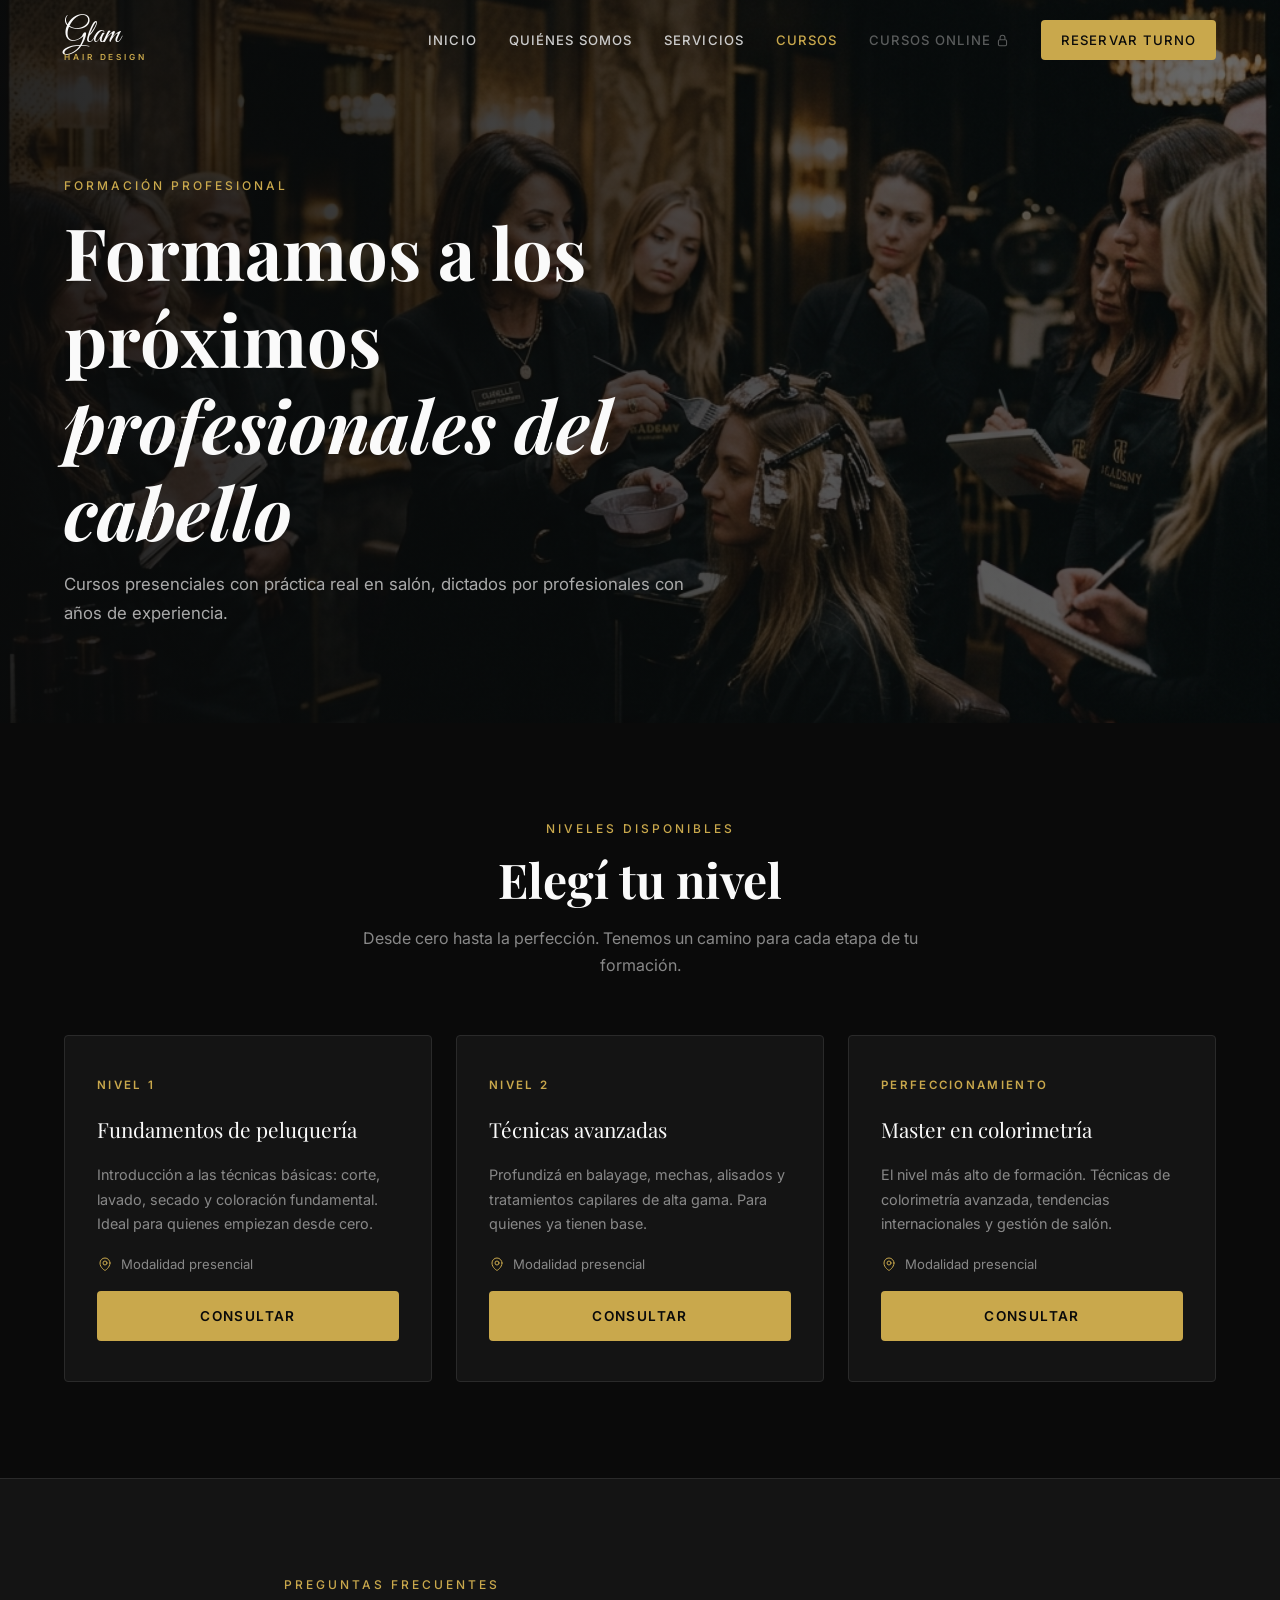
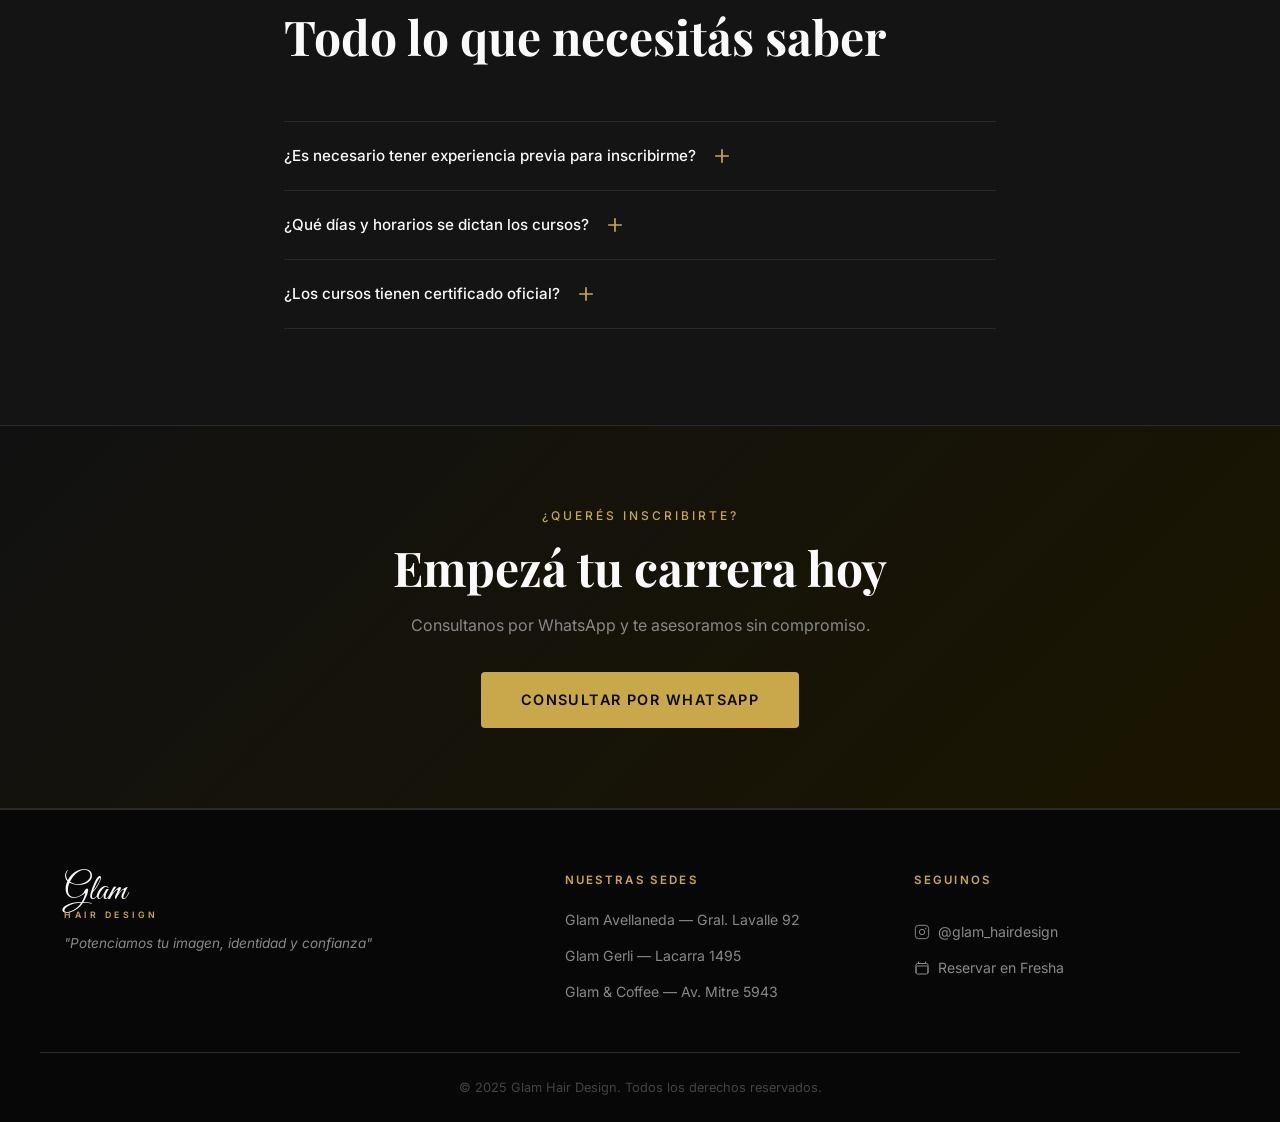
<file: cursos.html>
<!DOCTYPE html>
<html lang="es">

<head>
  <meta charset="UTF-8" />
  <meta name="viewport" content="width=device-width, initial-scale=1.0" />
  <title>Cursos de Peluquería Presenciales | Glam Hair Design</title>
  <meta name="description" content="Formate como profesional del cabello. Cursos presenciales de peluquería: Nivel 1, Nivel 2 y Perfeccionamiento en Glam Hair Design." />
  <meta name="robots" content="index, follow" />
  <meta property="og:type" content="website" />
  <meta property="og:site_name" content="Glam Hair Design" />
  <meta property="og:locale" content="es_AR" />
  <meta property="og:title" content="Cursos de Peluquería Presenciales | Glam Hair Design" />
  <meta property="og:description" content="Formate como profesional del cabello. Cursos presenciales de peluquería: Nivel 1, Nivel 2 y Perfeccionamiento en Glam Hair Design." />
  <meta property="og:image" content="https://glamhairdesign.com.ar/assets/Foto_Glam_And_Coffe.jpeg" />
  <meta property="og:url" content="https://glamhairdesign.com.ar/cursos.html" />
  <link rel="stylesheet" href="css/style.css" />
  <link rel="icon" href="assets/favicon.ico" sizes="any" />
  <link rel="icon" href="assets/favicon-32x32.png" type="image/png" sizes="32x32" />
  <link rel="apple-touch-icon" href="assets/apple-touch-icon.png" />
  <link rel="icon" href="assets/icon-192.png" type="image/png" sizes="192x192" />
  <style>
    .cursos-hero {
      position: relative;
      padding-top: calc(var(--nav-h) + 6rem);
      padding-bottom: 6rem;
      overflow: hidden;
    }

    .cursos-hero-bg {
      position: absolute;
      inset: 0;
      background-image: url('assets/cursos-hero.png');
      background-size: cover;
      background-position: center;
    }

    .cursos-hero-bg::after {
      content: '';
      position: absolute;
      inset: 0;
      background: linear-gradient(to right, rgba(10, 10, 10, 0.88) 0%, rgba(10, 10, 10, 0.6) 100%);
    }

    .cursos-hero-content {
      position: relative;
      z-index: 1;
      max-width: 640px;
    }

    .cursos-hero-content h1 {
      margin-bottom: 1rem;
    }

    .cursos-hero-content p {
      color: #aaa;
      font-size: 1.05rem;
    }
  </style>
</head>

<body>

  <!-- NAVBAR -->
  <nav class="navbar" id="navbar">
    <div class="container nav-container">
      <a href="index.html" class="logo" aria-label="Glam Hair Design">
        <span class="logo-script">Glam</span>
        <span class="logo-sub">Hair Design</span>
      </a>
      <button class="hamburger" id="hamburger" aria-label="Abrir menú" aria-expanded="false">
        <span></span><span></span><span></span>
      </button>
      <ul class="nav-links" id="nav-links" role="list">
        <li><a href="index.html">Inicio</a></li>
        <li><a href="quienes-somos.html">Quiénes somos</a></li>
        <li><a href="servicios.html">Servicios</a></li>
        <li><a href="cursos.html">Cursos</a></li>
        <li><a href="cursos-online.html">Cursos online</a></li>
        <li><a href="turnos.html" class="btn btn-gold btn-sm">Reservar turno</a></li>
      </ul>
    </div>
  </nav>

  <!-- HERO -->
  <section class="cursos-hero">
    <div class="cursos-hero-bg" aria-hidden="true"></div>
    <div class="container">
      <div class="cursos-hero-content">
        <span class="section-tag">Formación profesional</span>
        <h1>Formamos a los próximos<br><em>profesionales del cabello</em></h1>
        <p>Cursos presenciales con práctica real en salón, dictados por profesionales con años de experiencia.</p>
      </div>
    </div>
  </section>

  <!-- CURSOS CARDS -->
  <section class="section">
    <div class="container">
      <div class="section-header centered">
        <span class="section-tag">Niveles disponibles</span>
        <h2 class="section-title">Elegí tu nivel</h2>
        <p class="section-subtitle">Desde cero hasta la perfección. Tenemos un camino para cada etapa de tu formación.
        </p>
      </div>
      <div class="grid-3">

        <div class="course-card reveal">
          <span class="course-level">Nivel 1</span>
          <p class="course-title">Fundamentos de peluquería</p>
          <p class="course-desc">Introducción a las técnicas básicas: corte, lavado, secado y coloración fundamental.
            Ideal para quienes empiezan desde cero.</p>
          <div class="course-meta">
            <svg viewBox="0 0 24 24" fill="none" stroke="currentColor" stroke-width="1.5" aria-hidden="true">
              <path stroke-linecap="round" stroke-linejoin="round" d="M15 10.5a3 3 0 1 1-6 0 3 3 0 0 1 6 0Z" />
              <path stroke-linecap="round" stroke-linejoin="round"
                d="M19.5 10.5c0 7.142-7.5 11.25-7.5 11.25S4.5 17.642 4.5 10.5a7.5 7.5 0 1 1 15 0Z" />
            </svg>
            Modalidad presencial
          </div>
          <a href="https://wa.me/5491154866624?text=Hola!%20Quiero%20informaci%C3%B3n%20sobre%20el%20curso%20Nivel%201%20de%20Glam."
            target="_blank" rel="noopener" class="btn btn-gold" id="consultar-nivel1">Consultar</a>
        </div>

        <div class="course-card reveal">
          <span class="course-level">Nivel 2</span>
          <p class="course-title">Técnicas avanzadas</p>
          <p class="course-desc">Profundizá en balayage, mechas, alisados y tratamientos capilares de alta gama. Para
            quienes ya tienen base.</p>
          <div class="course-meta">
            <svg viewBox="0 0 24 24" fill="none" stroke="currentColor" stroke-width="1.5" aria-hidden="true">
              <path stroke-linecap="round" stroke-linejoin="round" d="M15 10.5a3 3 0 1 1-6 0 3 3 0 0 1 6 0Z" />
              <path stroke-linecap="round" stroke-linejoin="round"
                d="M19.5 10.5c0 7.142-7.5 11.25-7.5 11.25S4.5 17.642 4.5 10.5a7.5 7.5 0 1 1 15 0Z" />
            </svg>
            Modalidad presencial
          </div>
          <a href="https://wa.me/5491154866624?text=Hola!%20Quiero%20informaci%C3%B3n%20sobre%20el%20curso%20Nivel%202%20de%20Glam."
            target="_blank" rel="noopener" class="btn btn-gold" id="consultar-nivel2">Consultar</a>
        </div>

        <div class="course-card reveal">
          <span class="course-level">Perfeccionamiento</span>
          <p class="course-title">Master en colorimetría</p>
          <p class="course-desc">El nivel más alto de formación. Técnicas de colorimetría avanzada, tendencias
            internacionales y gestión de salón.</p>
          <div class="course-meta">
            <svg viewBox="0 0 24 24" fill="none" stroke="currentColor" stroke-width="1.5" aria-hidden="true">
              <path stroke-linecap="round" stroke-linejoin="round" d="M15 10.5a3 3 0 1 1-6 0 3 3 0 0 1 6 0Z" />
              <path stroke-linecap="round" stroke-linejoin="round"
                d="M19.5 10.5c0 7.142-7.5 11.25-7.5 11.25S4.5 17.642 4.5 10.5a7.5 7.5 0 1 1 15 0Z" />
            </svg>
            Modalidad presencial
          </div>
          <a href="https://wa.me/5491154866624?text=Hola!%20Quiero%20informaci%C3%B3n%20sobre%20el%20curso%20Perfeccionamiento%20de%20Glam."
            target="_blank" rel="noopener" class="btn btn-gold" id="consultar-perfec">Consultar</a>
        </div>

      </div>
    </div>
  </section>

  <!-- FAQ -->
  <section class="section" style="background: var(--surface); border-top: 1px solid var(--border);">
    <div class="container" style="max-width: 760px;">
      <div class="section-header">
        <span class="section-tag">Preguntas frecuentes</span>
        <h2 class="section-title">Todo lo que necesitás saber</h2>
      </div>
      <div class="faq" id="faq">

        <div class="faq-item">
          <button class="faq-question" aria-expanded="false" id="faq-q1">
            <h4>¿Es necesario tener experiencia previa para inscribirme?</h4>
            <svg class="faq-icon" viewBox="0 0 24 24" fill="none" stroke="currentColor" stroke-width="2"
              aria-hidden="true">
              <path stroke-linecap="round" stroke-linejoin="round" d="M12 4.5v15m7.5-7.5h-15" />
            </svg>
          </button>
          <div class="faq-answer" role="region" aria-labelledby="faq-q1">
            <p>Para el Nivel 1 no se requiere ningún tipo de experiencia previa. Es un curso diseñado para principiantes
              absolutos. Para Nivel 2 y Perfeccionamiento recomendamos haber completado el nivel anterior o tener
              conocimientos equivalentes.</p>
          </div>
        </div>

        <div class="faq-item">
          <button class="faq-question" aria-expanded="false" id="faq-q2">
            <h4>¿Qué días y horarios se dictan los cursos?</h4>
            <svg class="faq-icon" viewBox="0 0 24 24" fill="none" stroke="currentColor" stroke-width="2"
              aria-hidden="true">
              <path stroke-linecap="round" stroke-linejoin="round" d="M12 4.5v15m7.5-7.5h-15" />
            </svg>
          </button>
          <div class="faq-answer" role="region" aria-labelledby="faq-q2">
            <p>Los cursos se dictan de lunes a sábados en distintos horarios para adaptarse a tu disponibilidad.
              Consultanos por WhatsApp para conocer la grilla actualizada de días y horarios disponibles en cada sede.
            </p>
          </div>
        </div>

        <div class="faq-item">
          <button class="faq-question" aria-expanded="false" id="faq-q3">
            <h4>¿Los cursos tienen certificado oficial?</h4>
            <svg class="faq-icon" viewBox="0 0 24 24" fill="none" stroke="currentColor" stroke-width="2"
              aria-hidden="true">
              <path stroke-linecap="round" stroke-linejoin="round" d="M12 4.5v15m7.5-7.5h-15" />
            </svg>
          </button>
          <div class="faq-answer" role="region" aria-labelledby="faq-q3">
            <p>Sí. Al finalizar cada nivel exitosamente se entrega un certificado de Glam Hair Design que avala tu
              formación. También gestionamos las equivalencias con certificaciones de algunas marcas asociadas.</p>
          </div>
        </div>

      </div>
    </div>
  </section>

  <!-- CTA -->
  <section class="cta-band">
    <div class="container">
      <span class="section-tag">¿Querés inscribirte?</span>
      <h2>Empezá tu carrera hoy</h2>
      <p>Consultanos por WhatsApp y te asesoramos sin compromiso.</p>
      <a href="https://wa.me/5491154866624?text=Hola!%20Quiero%20informaci%C3%B3n%20sobre%20los%20cursos%20presenciales%20de%20Glam."
        target="_blank" rel="noopener" class="btn btn-gold btn-lg" id="cta-cursos-wa">Consultar por WhatsApp</a>
    </div>
  </section>

  <!-- FOOTER -->
  <footer class="footer">
    <div class="container footer-grid">
      <div class="footer-logo">
        <a href="index.html" class="logo" aria-label="Glam Hair Design">
          <span class="logo-script">Glam</span>
          <span class="logo-sub">Hair Design</span>
        </a>
        <p class="footer-tagline">"Potenciamos tu imagen, identidad y confianza"</p>
      </div>
      <div class="footer-sedes">
        <h4>Nuestras sedes</h4>
        <ul>
          <li>Glam Avellaneda — Gral. Lavalle 92</li>
          <li>Glam Gerli — Lacarra 1495</li>
          <li>Glam &amp; Coffee — Av. Mitre 5943</li>
        </ul>
      </div>
      <div class="footer-social">
        <h4>Seguinos</h4>
        <a href="https://www.instagram.com/glam_hairdesign" target="_blank" rel="noopener">
          <svg viewBox="0 0 24 24" fill="none" stroke="currentColor" stroke-width="1.5" aria-hidden="true">
            <rect x="2" y="2" width="20" height="20" rx="5" ry="5" />
            <circle cx="12" cy="12" r="4" />
            <circle cx="17.5" cy="6.5" r="0.5" fill="currentColor" />
          </svg>
          @glam_hairdesign
        </a>
        <a href="https://www.fresha.com/es/providers/glam-hair-design-t6yixtg3" target="_blank" rel="noopener">
          <svg viewBox="0 0 24 24" fill="none" stroke="currentColor" stroke-width="1.5" aria-hidden="true">
            <path stroke-linecap="round" stroke-linejoin="round"
              d="M6.75 3v2.25M17.25 3v2.25M3 18.75V7.5a2.25 2.25 0 0 1 2.25-2.25h13.5A2.25 2.25 0 0 1 21 7.5v11.25m-18 0A2.25 2.25 0 0 0 5.25 21h13.5A2.25 2.25 0 0 0 21 18.75m-18 0v-7.5A2.25 2.25 0 0 1 5.25 9h13.5A2.25 2.25 0 0 1 21 11.25v7.5" />
          </svg>
          Reservar en Fresha
        </a>
      </div>
    </div>
    <div class="footer-bottom">
      <div class="container">
        <p>© 2025 Glam Hair Design. Todos los derechos reservados.</p>
      </div>
    </div>
  </footer>

  <script src="js/main.js"></script>
</body>

</html>
</file>
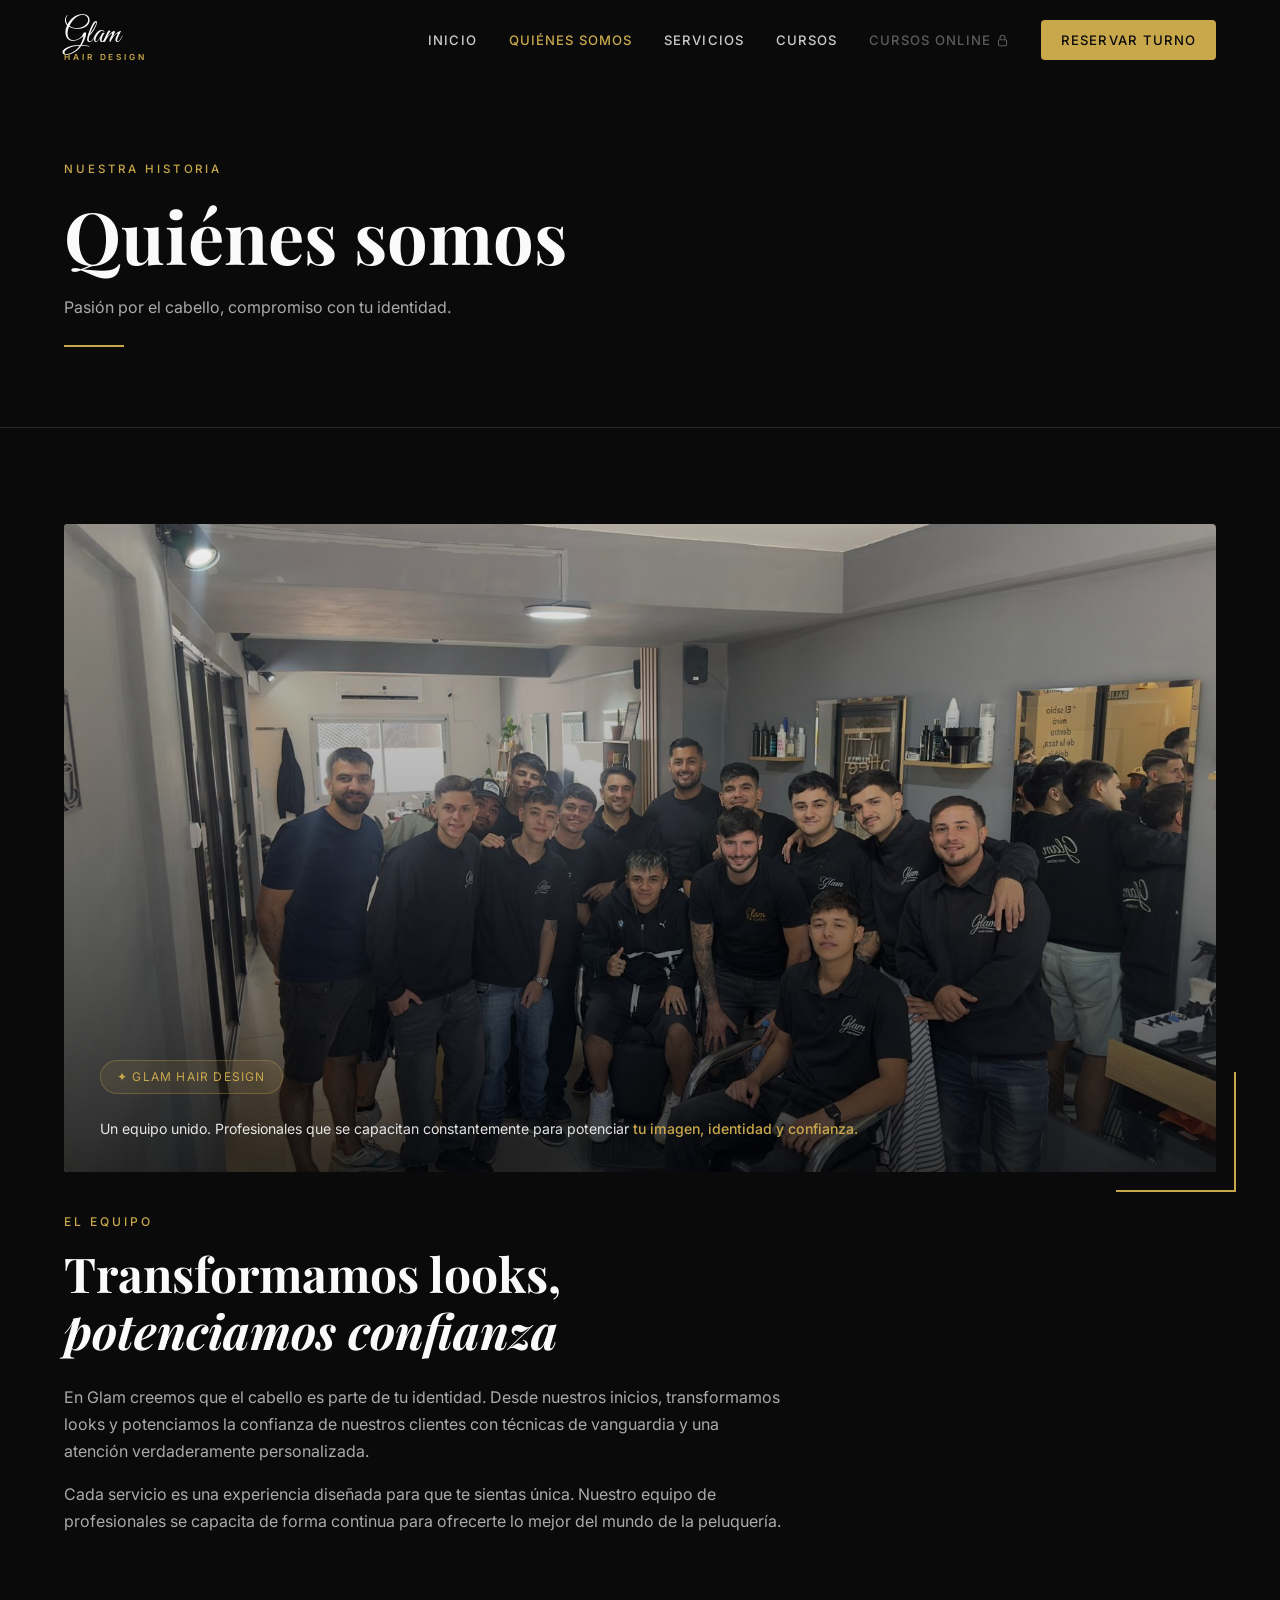
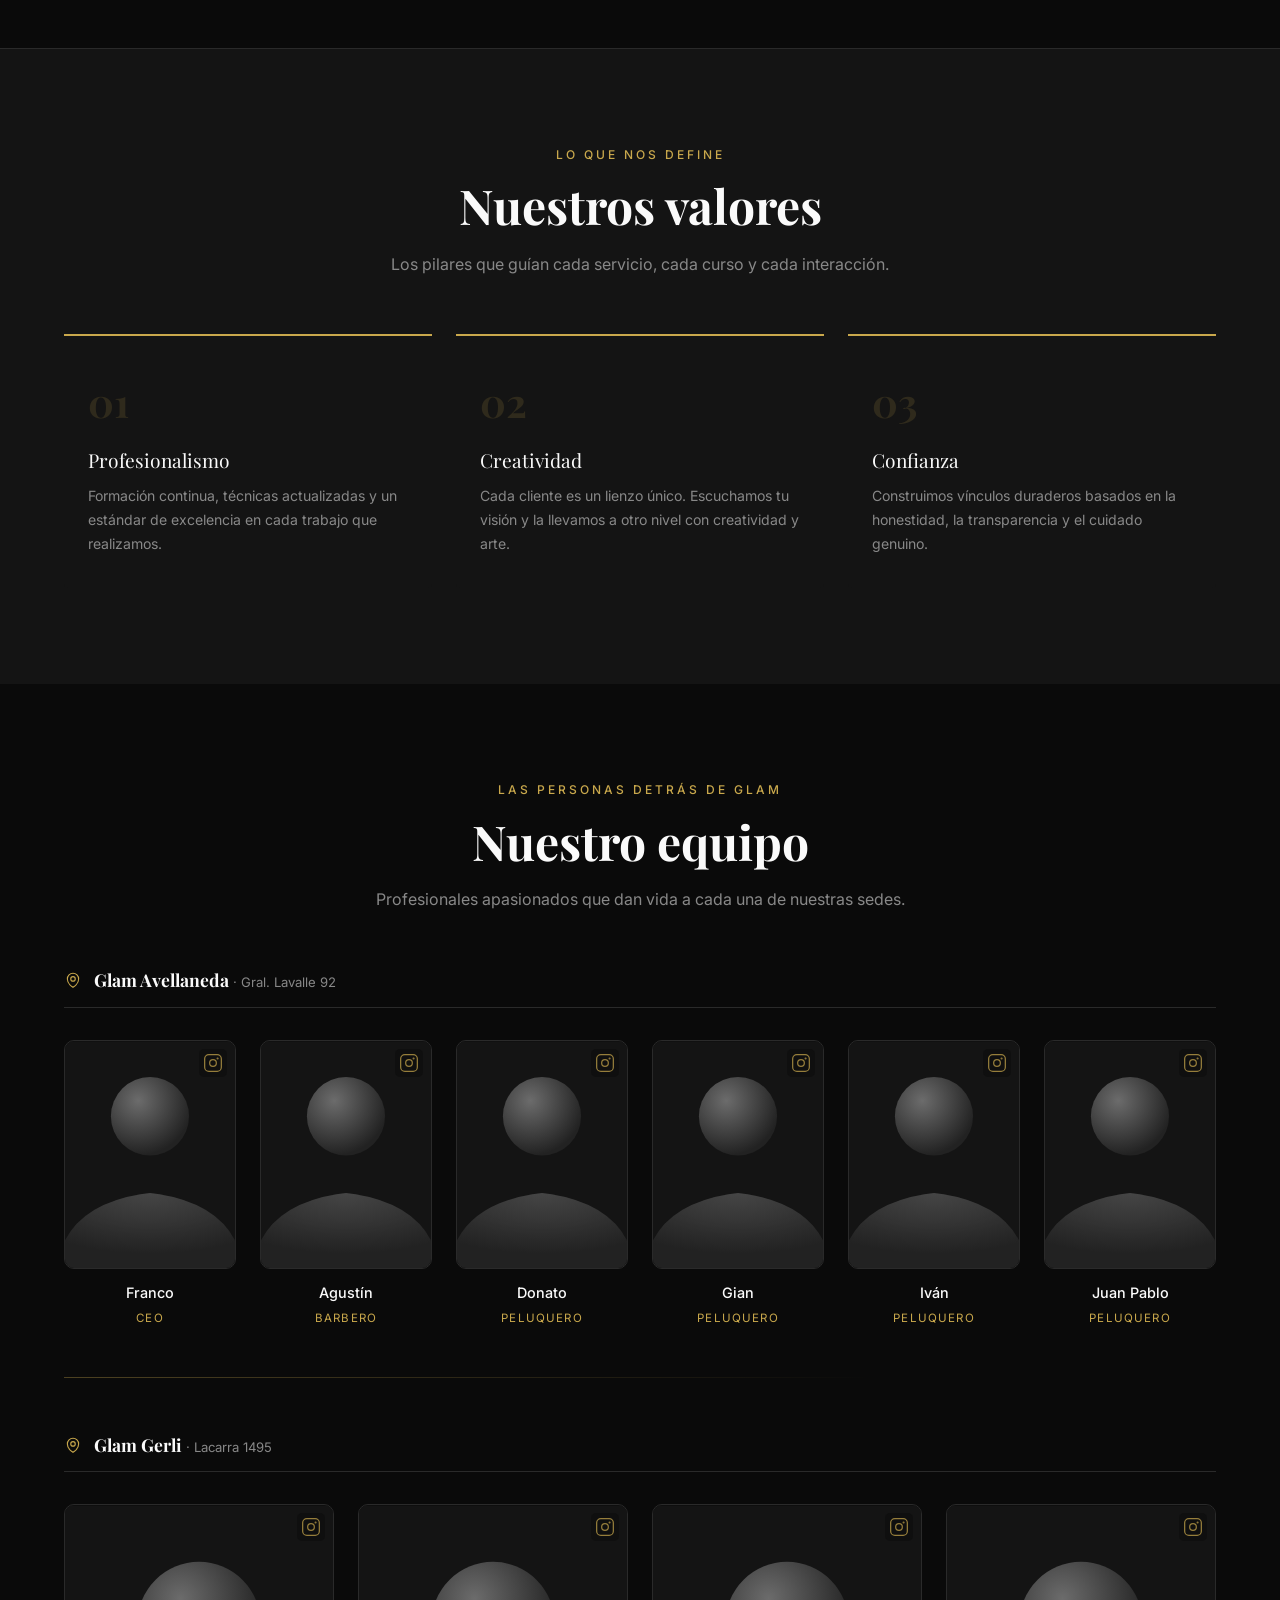
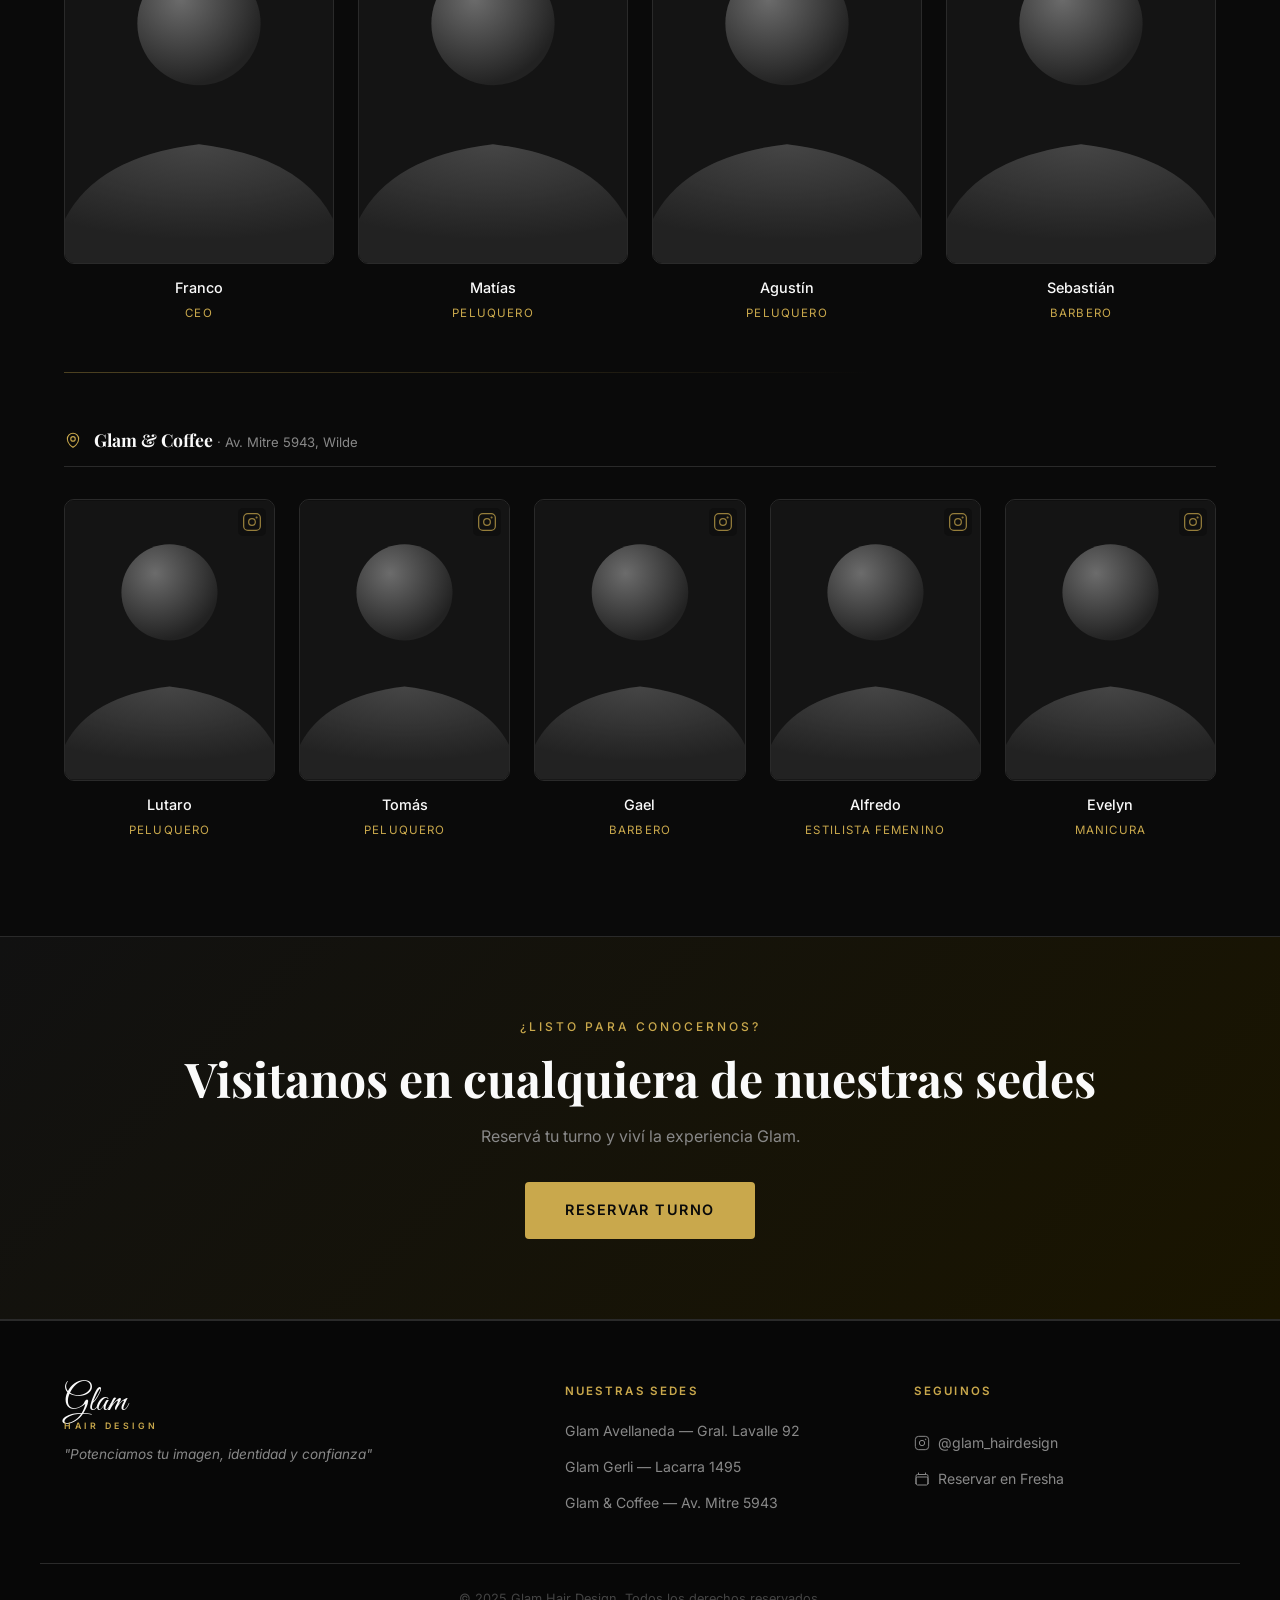
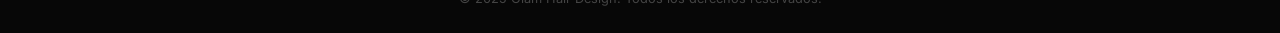
<file: quienes-somos.html>
<!DOCTYPE html>
<html lang="es">

<head>
  <meta charset="UTF-8" />
  <meta name="viewport" content="width=device-width, initial-scale=1.0" />
  <title>Quiénes Somos | Glam Hair Design</title>
  <meta name="description" content="Conocé al equipo de Glam Hair Design. Profesionales del cabello en nuestras 3 sedes de Avellaneda, Gerli y Wilde." />
  <meta name="robots" content="index, follow" />
  <meta property="og:type" content="website" />
  <meta property="og:site_name" content="Glam Hair Design" />
  <meta property="og:locale" content="es_AR" />
  <meta property="og:title" content="Quiénes Somos | Glam Hair Design" />
  <meta property="og:description" content="Conocé al equipo de Glam Hair Design. Profesionales del cabello en nuestras 3 sedes de Avellaneda, Gerli y Wilde." />
  <meta property="og:image" content="https://glamhairdesign.com.ar/assets/Foto_Glam_And_Coffe.jpeg" />
  <meta property="og:url" content="https://glamhairdesign.com.ar/quienes-somos.html" />
  <link rel="stylesheet" href="css/style.css" />
  <link rel="icon" href="assets/favicon.ico" sizes="any" />
  <link rel="icon" href="assets/favicon-32x32.png" type="image/png" sizes="32x32" />
  <link rel="apple-touch-icon" href="assets/apple-touch-icon.png" />
  <link rel="icon" href="assets/icon-192.png" type="image/png" sizes="192x192" />
</head>

<body>

  <!-- NAVBAR -->
  <nav class="navbar scrolled" id="navbar">
    <div class="container nav-container">
      <a href="index.html" class="logo" aria-label="Glam Hair Design">
        <span class="logo-script">Glam</span>
        <span class="logo-sub">Hair Design</span>
      </a>
      <button class="hamburger" id="hamburger" aria-label="Abrir menú" aria-expanded="false">
        <span></span><span></span><span></span>
      </button>
      <ul class="nav-links" id="nav-links" role="list">
        <li><a href="index.html">Inicio</a></li>
        <li><a href="quienes-somos.html">Quiénes somos</a></li>
        <li><a href="servicios.html">Servicios</a></li>
        <li><a href="cursos.html">Cursos</a></li>
        <li><a href="cursos-online.html">Cursos online</a></li>
        <li><a href="turnos.html" class="btn btn-gold btn-sm">Reservar turno</a></li>
      </ul>
    </div>
  </nav>

  <!-- PAGE HERO -->
  <section class="page-hero">
    <div class="container page-hero-content">
      <span class="section-tag">Nuestra historia</span>
      <h1>Quiénes somos</h1>
      <p>Pasión por el cabello, compromiso con tu identidad.</p>
      <span class="divider" aria-hidden="true"></span>
    </div>
  </section>

  <!-- TEAM SECTION -->
  <section class="section">
    <div class="container">
      <div class="team-grid">
        <div class="team-img-frame reveal">
          <div class="team-img">
            <img src="assets/Equipo_Glam.jpeg" alt="Equipo de profesionales de Glam Hair Design" loading="lazy" />
            <div class="team-photo-overlay" aria-hidden="true">
              <div class="team-photo-caption">
                <span class="coffee-badge">✦ glam hair design</span>
                <p>Un equipo unido. Profesionales que se capacitan constantemente para potenciar <strong>tu imagen, identidad y confianza.</strong></p>
              </div>
            </div>
          </div>
        </div>
        <div class="team-text reveal">
          <span class="section-tag">El equipo</span>
          <h2>Transformamos looks,<br><em>potenciamos confianza</em></h2>
          <p>En Glam creemos que el cabello es parte de tu identidad. Desde nuestros inicios, transformamos looks y
            potenciamos la confianza de nuestros clientes con técnicas de vanguardia y una atención verdaderamente
            personalizada.</p>
          <p>Cada servicio es una experiencia diseñada para que te sientas única. Nuestro equipo de profesionales se
            capacita de forma continua para ofrecerte lo mejor del mundo de la peluquería.</p>
        </div>
      </div>
    </div>
  </section>

  <!-- VALORES -->
  <section class="section" style="background: var(--surface); border-top: 1px solid var(--border);">
    <div class="container">
      <div class="section-header centered">
        <span class="section-tag">Lo que nos define</span>
        <h2 class="section-title">Nuestros valores</h2>
        <p class="section-subtitle">Los pilares que guían cada servicio, cada curso y cada interacción.</p>
      </div>
      <div class="grid-3">
        <div class="valor-card reveal">
          <div class="valor-number">01</div>
          <p class="valor-title">Profesionalismo</p>
          <p class="valor-text">Formación continua, técnicas actualizadas y un estándar de excelencia en cada trabajo
            que realizamos.</p>
        </div>
        <div class="valor-card reveal">
          <div class="valor-number">02</div>
          <p class="valor-title">Creatividad</p>
          <p class="valor-text">Cada cliente es un lienzo único. Escuchamos tu visión y la llevamos a otro nivel con
            creatividad y arte.</p>
        </div>
        <div class="valor-card reveal">
          <div class="valor-number">03</div>
          <p class="valor-title">Confianza</p>
          <p class="valor-text">Construimos vínculos duraderos basados en la honestidad, la transparencia y el cuidado
            genuino.</p>
        </div>
      </div>
    </div>
  </section>

  <!-- NUESTRO EQUIPO -->
  <section class="section">
    <div class="container">
      <div class="section-header centered">
        <span class="section-tag">Las personas detrás de Glam</span>
        <h2 class="section-title">Nuestro equipo</h2>
        <p class="section-subtitle">Profesionales apasionados que dan vida a cada una de nuestras sedes.</p>
      </div>

      <!-- Glam Avellaneda -->
      <div class="team-sede-block reveal">
        <div class="sede-block-title">
          <svg viewBox="0 0 24 24" fill="none" stroke="currentColor" stroke-width="1.5" aria-hidden="true">
            <path stroke-linecap="round" stroke-linejoin="round" d="M15 10.5a3 3 0 1 1-6 0 3 3 0 0 1 6 0Z" />
            <path stroke-linecap="round" stroke-linejoin="round" d="M19.5 10.5c0 7.142-7.5 11.25-7.5 11.25S4.5 17.642 4.5 10.5a7.5 7.5 0 1 1 15 0Z" />
          </svg>
          <h3>Glam Avellaneda <span class="sede-addr">· Gral. Lavalle 92</span></h3>
        </div>
        <div class="team-cards-grid">

          <a class="team-member-card" href="#" target="_blank" rel="noopener" aria-label="Instagram de Franco">
            <div class="team-member-photo-wrap">
              <img src="assets/placeholder-team.svg" alt="Franco" class="team-member-img" />
              <div class="team-ig-icon"><svg viewBox="0 0 24 24" fill="none" stroke="currentColor" stroke-width="1.5" aria-hidden="true"><rect x="2" y="2" width="20" height="20" rx="5" ry="5"/><circle cx="12" cy="12" r="4"/><circle cx="17.5" cy="6.5" r="0.5" fill="currentColor"/></svg></div>
            </div>
            <p class="team-member-name">Franco</p>
            <p class="team-member-role">CEO</p>
          </a>

          <a class="team-member-card" href="#" target="_blank" rel="noopener" aria-label="Instagram de Agustín">
            <div class="team-member-photo-wrap">
              <img src="assets/placeholder-team.svg" alt="Agustín" class="team-member-img" />
              <div class="team-ig-icon"><svg viewBox="0 0 24 24" fill="none" stroke="currentColor" stroke-width="1.5" aria-hidden="true"><rect x="2" y="2" width="20" height="20" rx="5" ry="5"/><circle cx="12" cy="12" r="4"/><circle cx="17.5" cy="6.5" r="0.5" fill="currentColor"/></svg></div>
            </div>
            <p class="team-member-name">Agustín</p>
            <p class="team-member-role">Barbero</p>
          </a>

          <a class="team-member-card" href="#" target="_blank" rel="noopener" aria-label="Instagram de Donato">
            <div class="team-member-photo-wrap">
              <img src="assets/placeholder-team.svg" alt="Donato" class="team-member-img" />
              <div class="team-ig-icon"><svg viewBox="0 0 24 24" fill="none" stroke="currentColor" stroke-width="1.5" aria-hidden="true"><rect x="2" y="2" width="20" height="20" rx="5" ry="5"/><circle cx="12" cy="12" r="4"/><circle cx="17.5" cy="6.5" r="0.5" fill="currentColor"/></svg></div>
            </div>
            <p class="team-member-name">Donato</p>
            <p class="team-member-role">Peluquero</p>
          </a>

          <a class="team-member-card" href="#" target="_blank" rel="noopener" aria-label="Instagram de Gian">
            <div class="team-member-photo-wrap">
              <img src="assets/placeholder-team.svg" alt="Gian" class="team-member-img" />
              <div class="team-ig-icon"><svg viewBox="0 0 24 24" fill="none" stroke="currentColor" stroke-width="1.5" aria-hidden="true"><rect x="2" y="2" width="20" height="20" rx="5" ry="5"/><circle cx="12" cy="12" r="4"/><circle cx="17.5" cy="6.5" r="0.5" fill="currentColor"/></svg></div>
            </div>
            <p class="team-member-name">Gian</p>
            <p class="team-member-role">Peluquero</p>
          </a>

          <a class="team-member-card" href="#" target="_blank" rel="noopener" aria-label="Instagram de Iván">
            <div class="team-member-photo-wrap">
              <img src="assets/placeholder-team.svg" alt="Iván" class="team-member-img" />
              <div class="team-ig-icon"><svg viewBox="0 0 24 24" fill="none" stroke="currentColor" stroke-width="1.5" aria-hidden="true"><rect x="2" y="2" width="20" height="20" rx="5" ry="5"/><circle cx="12" cy="12" r="4"/><circle cx="17.5" cy="6.5" r="0.5" fill="currentColor"/></svg></div>
            </div>
            <p class="team-member-name">Iván</p>
            <p class="team-member-role">Peluquero</p>
          </a>

          <a class="team-member-card" href="#" target="_blank" rel="noopener" aria-label="Instagram de Juan Pablo">
            <div class="team-member-photo-wrap">
              <img src="assets/placeholder-team.svg" alt="Juan Pablo" class="team-member-img" />
              <div class="team-ig-icon"><svg viewBox="0 0 24 24" fill="none" stroke="currentColor" stroke-width="1.5" aria-hidden="true"><rect x="2" y="2" width="20" height="20" rx="5" ry="5"/><circle cx="12" cy="12" r="4"/><circle cx="17.5" cy="6.5" r="0.5" fill="currentColor"/></svg></div>
            </div>
            <p class="team-member-name">Juan Pablo</p>
            <p class="team-member-role">Peluquero</p>
          </a>

        </div>
      </div>

      <div class="sede-divider"></div>

      <!-- Glam Gerli -->
      <div class="team-sede-block reveal">
        <div class="sede-block-title">
          <svg viewBox="0 0 24 24" fill="none" stroke="currentColor" stroke-width="1.5" aria-hidden="true">
            <path stroke-linecap="round" stroke-linejoin="round" d="M15 10.5a3 3 0 1 1-6 0 3 3 0 0 1 6 0Z" />
            <path stroke-linecap="round" stroke-linejoin="round" d="M19.5 10.5c0 7.142-7.5 11.25-7.5 11.25S4.5 17.642 4.5 10.5a7.5 7.5 0 1 1 15 0Z" />
          </svg>
          <h3>Glam Gerli <span class="sede-addr">· Lacarra 1495</span></h3>
        </div>
        <div class="team-cards-grid">

          <a class="team-member-card" href="#" target="_blank" rel="noopener" aria-label="Instagram de Franco">
            <div class="team-member-photo-wrap">
              <img src="assets/placeholder-team.svg" alt="Franco" class="team-member-img" />
              <div class="team-ig-icon"><svg viewBox="0 0 24 24" fill="none" stroke="currentColor" stroke-width="1.5" aria-hidden="true"><rect x="2" y="2" width="20" height="20" rx="5" ry="5"/><circle cx="12" cy="12" r="4"/><circle cx="17.5" cy="6.5" r="0.5" fill="currentColor"/></svg></div>
            </div>
            <p class="team-member-name">Franco</p>
            <p class="team-member-role">CEO</p>
          </a>

          <a class="team-member-card" href="#" target="_blank" rel="noopener" aria-label="Instagram de Matías">
            <div class="team-member-photo-wrap">
              <img src="assets/placeholder-team.svg" alt="Matías" class="team-member-img" />
              <div class="team-ig-icon"><svg viewBox="0 0 24 24" fill="none" stroke="currentColor" stroke-width="1.5" aria-hidden="true"><rect x="2" y="2" width="20" height="20" rx="5" ry="5"/><circle cx="12" cy="12" r="4"/><circle cx="17.5" cy="6.5" r="0.5" fill="currentColor"/></svg></div>
            </div>
            <p class="team-member-name">Matías</p>
            <p class="team-member-role">Peluquero</p>
          </a>

          <a class="team-member-card" href="#" target="_blank" rel="noopener" aria-label="Instagram de Agustín">
            <div class="team-member-photo-wrap">
              <img src="assets/placeholder-team.svg" alt="Agustín" class="team-member-img" />
              <div class="team-ig-icon"><svg viewBox="0 0 24 24" fill="none" stroke="currentColor" stroke-width="1.5" aria-hidden="true"><rect x="2" y="2" width="20" height="20" rx="5" ry="5"/><circle cx="12" cy="12" r="4"/><circle cx="17.5" cy="6.5" r="0.5" fill="currentColor"/></svg></div>
            </div>
            <p class="team-member-name">Agustín</p>
            <p class="team-member-role">Peluquero</p>
          </a>

          <a class="team-member-card" href="#" target="_blank" rel="noopener" aria-label="Instagram de Sebastián">
            <div class="team-member-photo-wrap">
              <img src="assets/placeholder-team.svg" alt="Sebastián" class="team-member-img" />
              <div class="team-ig-icon"><svg viewBox="0 0 24 24" fill="none" stroke="currentColor" stroke-width="1.5" aria-hidden="true"><rect x="2" y="2" width="20" height="20" rx="5" ry="5"/><circle cx="12" cy="12" r="4"/><circle cx="17.5" cy="6.5" r="0.5" fill="currentColor"/></svg></div>
            </div>
            <p class="team-member-name">Sebastián</p>
            <p class="team-member-role">Barbero</p>
          </a>

        </div>
      </div>

      <div class="sede-divider"></div>

      <!-- Glam & Coffee / Wilde -->
      <div class="team-sede-block reveal">
        <div class="sede-block-title">
          <svg viewBox="0 0 24 24" fill="none" stroke="currentColor" stroke-width="1.5" aria-hidden="true">
            <path stroke-linecap="round" stroke-linejoin="round" d="M15 10.5a3 3 0 1 1-6 0 3 3 0 0 1 6 0Z" />
            <path stroke-linecap="round" stroke-linejoin="round" d="M19.5 10.5c0 7.142-7.5 11.25-7.5 11.25S4.5 17.642 4.5 10.5a7.5 7.5 0 1 1 15 0Z" />
          </svg>
          <h3>Glam &amp; Coffee <span class="sede-addr">· Av. Mitre 5943, Wilde</span></h3>
        </div>
        <div class="team-cards-grid">

          <a class="team-member-card" href="#" target="_blank" rel="noopener" aria-label="Instagram de Lutaro">
            <div class="team-member-photo-wrap">
              <img src="assets/placeholder-team.svg" alt="Lutaro" class="team-member-img" />
              <div class="team-ig-icon"><svg viewBox="0 0 24 24" fill="none" stroke="currentColor" stroke-width="1.5" aria-hidden="true"><rect x="2" y="2" width="20" height="20" rx="5" ry="5"/><circle cx="12" cy="12" r="4"/><circle cx="17.5" cy="6.5" r="0.5" fill="currentColor"/></svg></div>
            </div>
            <p class="team-member-name">Lutaro</p>
            <p class="team-member-role">Peluquero</p>
          </a>

          <a class="team-member-card" href="#" target="_blank" rel="noopener" aria-label="Instagram de Tomás">
            <div class="team-member-photo-wrap">
              <img src="assets/placeholder-team.svg" alt="Tomás" class="team-member-img" />
              <div class="team-ig-icon"><svg viewBox="0 0 24 24" fill="none" stroke="currentColor" stroke-width="1.5" aria-hidden="true"><rect x="2" y="2" width="20" height="20" rx="5" ry="5"/><circle cx="12" cy="12" r="4"/><circle cx="17.5" cy="6.5" r="0.5" fill="currentColor"/></svg></div>
            </div>
            <p class="team-member-name">Tomás</p>
            <p class="team-member-role">Peluquero</p>
          </a>

          <a class="team-member-card" href="#" target="_blank" rel="noopener" aria-label="Instagram de Gael">
            <div class="team-member-photo-wrap">
              <img src="assets/placeholder-team.svg" alt="Gael" class="team-member-img" />
              <div class="team-ig-icon"><svg viewBox="0 0 24 24" fill="none" stroke="currentColor" stroke-width="1.5" aria-hidden="true"><rect x="2" y="2" width="20" height="20" rx="5" ry="5"/><circle cx="12" cy="12" r="4"/><circle cx="17.5" cy="6.5" r="0.5" fill="currentColor"/></svg></div>
            </div>
            <p class="team-member-name">Gael</p>
            <p class="team-member-role">Barbero</p>
          </a>

          <a class="team-member-card" href="#" target="_blank" rel="noopener" aria-label="Instagram de Alfredo">
            <div class="team-member-photo-wrap">
              <img src="assets/placeholder-team.svg" alt="Alfredo" class="team-member-img" />
              <div class="team-ig-icon"><svg viewBox="0 0 24 24" fill="none" stroke="currentColor" stroke-width="1.5" aria-hidden="true"><rect x="2" y="2" width="20" height="20" rx="5" ry="5"/><circle cx="12" cy="12" r="4"/><circle cx="17.5" cy="6.5" r="0.5" fill="currentColor"/></svg></div>
            </div>
            <p class="team-member-name">Alfredo</p>
            <p class="team-member-role">Estilista femenino</p>
          </a>

          <a class="team-member-card" href="#" target="_blank" rel="noopener" aria-label="Instagram de Evelyn">
            <div class="team-member-photo-wrap">
              <img src="assets/placeholder-team.svg" alt="Evelyn" class="team-member-img" />
              <div class="team-ig-icon"><svg viewBox="0 0 24 24" fill="none" stroke="currentColor" stroke-width="1.5" aria-hidden="true"><rect x="2" y="2" width="20" height="20" rx="5" ry="5"/><circle cx="12" cy="12" r="4"/><circle cx="17.5" cy="6.5" r="0.5" fill="currentColor"/></svg></div>
            </div>
            <p class="team-member-name">Evelyn</p>
            <p class="team-member-role">Manicura</p>
          </a>

        </div>
      </div>

    </div>
  </section>

  <!-- CTA -->
  <section class="cta-band">
    <div class="container">
      <span class="section-tag">¿Listo para conocernos?</span>
      <h2>Visitanos en cualquiera de nuestras sedes</h2>
      <p>Reservá tu turno y viví la experiencia Glam.</p>
      <a href="turnos.html" class="btn btn-gold btn-lg">Reservar turno</a>
    </div>
  </section>

  <!-- FOOTER -->
  <footer class="footer">
    <div class="container footer-grid">
      <div class="footer-logo">
        <a href="index.html" class="logo" aria-label="Glam Hair Design">
          <span class="logo-script">Glam</span>
          <span class="logo-sub">Hair Design</span>
        </a>
        <p class="footer-tagline">"Potenciamos tu imagen, identidad y confianza"</p>
      </div>
      <div class="footer-sedes">
        <h4>Nuestras sedes</h4>
        <ul>
          <li>Glam Avellaneda — Gral. Lavalle 92</li>
          <li>Glam Gerli — Lacarra 1495</li>
          <li>Glam &amp; Coffee — Av. Mitre 5943</li>
        </ul>
      </div>
      <div class="footer-social">
        <h4>Seguinos</h4>
        <a href="https://www.instagram.com/glam_hairdesign" target="_blank" rel="noopener">
          <svg viewBox="0 0 24 24" fill="none" stroke="currentColor" stroke-width="1.5" aria-hidden="true">
            <rect x="2" y="2" width="20" height="20" rx="5" ry="5" />
            <circle cx="12" cy="12" r="4" />
            <circle cx="17.5" cy="6.5" r="0.5" fill="currentColor" />
          </svg>
          @glam_hairdesign
        </a>
        <a href="https://www.fresha.com/es/providers/glam-hair-design-t6yixtg3" target="_blank" rel="noopener">
          <svg viewBox="0 0 24 24" fill="none" stroke="currentColor" stroke-width="1.5" aria-hidden="true">
            <path stroke-linecap="round" stroke-linejoin="round"
              d="M6.75 3v2.25M17.25 3v2.25M3 18.75V7.5a2.25 2.25 0 0 1 2.25-2.25h13.5A2.25 2.25 0 0 1 21 7.5v11.25m-18 0A2.25 2.25 0 0 0 5.25 21h13.5A2.25 2.25 0 0 0 21 18.75m-18 0v-7.5A2.25 2.25 0 0 1 5.25 9h13.5A2.25 2.25 0 0 1 21 11.25v7.5" />
          </svg>
          Reservar en Fresha
        </a>
      </div>
    </div>
    <div class="footer-bottom">
      <div class="container">
        <p>© 2025 Glam Hair Design. Todos los derechos reservados.</p>
      </div>
    </div>
  </footer>

  <script src="js/main.js"></script>
</body>

</html>
</file>
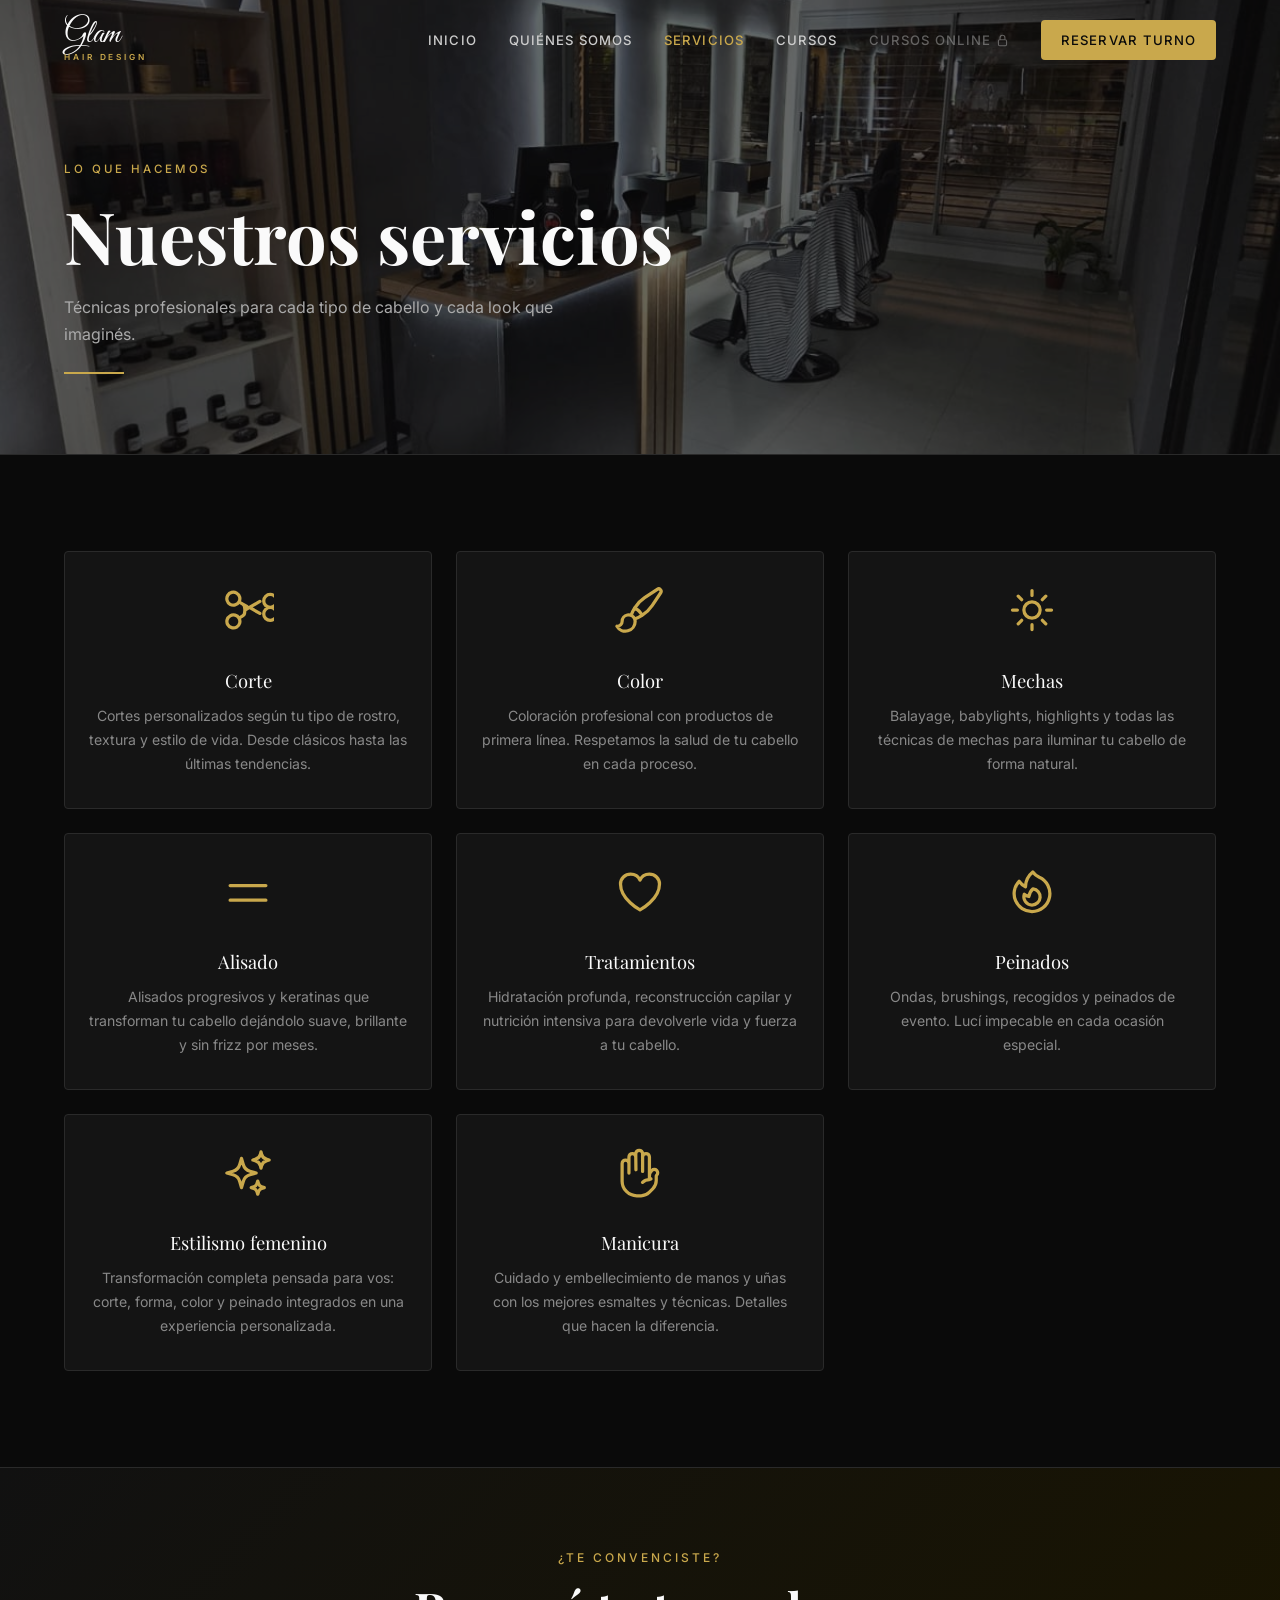
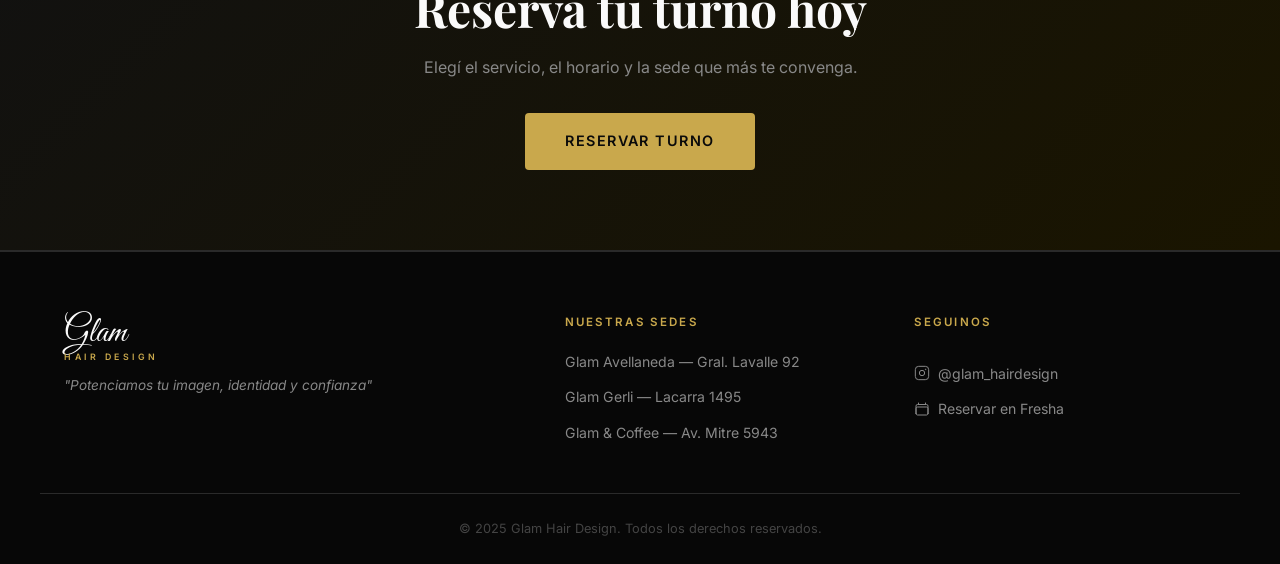
<file: servicios.html>
<!DOCTYPE html>
<html lang="es">
<head>
  <meta charset="UTF-8" />
  <meta name="viewport" content="width=device-width, initial-scale=1.0" />
  <title>Servicios | Corte, Color, Barbería y más | Glam Hair Design</title>
  <meta name="description" content="Corte, color, mechas, alisado, barbería, estilismo femenino y manicura. Técnicas profesionales en Glam Hair Design." />
  <meta name="robots" content="index, follow" />
  <meta property="og:type" content="website" />
  <meta property="og:site_name" content="Glam Hair Design" />
  <meta property="og:locale" content="es_AR" />
  <meta property="og:title" content="Servicios | Corte, Color, Barbería y más | Glam Hair Design" />
  <meta property="og:description" content="Corte, color, mechas, alisado, barbería, estilismo femenino y manicura. Técnicas profesionales en Glam Hair Design." />
  <meta property="og:image" content="https://glamhairdesign.com.ar/assets/Foto_Glam_And_Coffe.jpeg" />
  <meta property="og:url" content="https://glamhairdesign.com.ar/servicios.html" />
  <link rel="stylesheet" href="css/style.css" />
  <link rel="icon" href="assets/favicon.ico" sizes="any" />
  <link rel="icon" href="assets/favicon-32x32.png" type="image/png" sizes="32x32" />
  <link rel="apple-touch-icon" href="assets/apple-touch-icon.png" />
  <link rel="icon" href="assets/icon-192.png" type="image/png" sizes="192x192" />
</head>
<body>

<!-- NAVBAR -->
<nav class="navbar scrolled" id="navbar">
  <div class="container nav-container">
    <a href="index.html" class="logo" aria-label="Glam Hair Design">
      <span class="logo-script">Glam</span>
      <span class="logo-sub">Hair Design</span>
    </a>
    <button class="hamburger" id="hamburger" aria-label="Abrir menú" aria-expanded="false">
      <span></span><span></span><span></span>
    </button>
    <ul class="nav-links" id="nav-links" role="list">
      <li><a href="index.html">Inicio</a></li>
      <li><a href="quienes-somos.html">Quiénes somos</a></li>
      <li><a href="servicios.html">Servicios</a></li>
      <li><a href="cursos.html">Cursos</a></li>
      <li><a href="cursos-online.html">Cursos online</a></li>
      <li><a href="turnos.html" class="btn btn-gold btn-sm">Reservar turno</a></li>
    </ul>
  </div>
</nav>

<!-- PAGE HERO -->
<section class="page-hero">
  <div class="page-hero-bg" style="background-image: url('assets/Foto_Glam_And_Coffe.jpeg');" aria-hidden="true"></div>
  <div class="container page-hero-content">
    <span class="section-tag">Lo que hacemos</span>
    <h1>Nuestros servicios</h1>
    <p>Técnicas profesionales para cada tipo de cabello y cada look que imaginés.</p>
    <span class="divider" aria-hidden="true"></span>
  </div>
</section>

<!-- SERVICIOS GRID -->
<section class="section">
  <div class="container">
    <div class="grid-3">

      <!-- Corte -->
      <div class="service-card reveal">
        <svg class="service-icon" viewBox="0 0 24 24" fill="none" stroke="currentColor" stroke-width="1.5" aria-hidden="true">
          <path stroke-linecap="round" stroke-linejoin="round" d="M7.848 8.25l1.536.887M7.848 8.25a3 3 0 1 1-5.196-3 3 3 0 0 1 5.196 3Zm1.536.887a2.165 2.165 0 0 1 1.083 1.839c.005.351.054.695.14 1.024M9.384 9.137l2.077 1.199M7.848 15.75l1.536-.887m-1.536.887a3 3 0 1 1-5.196 3 3 3 0 0 1 5.196-3Zm1.536-.887a2.165 2.165 0 0 0 1.083-1.839c.005-.351.054-.695.14-1.024m0 0 2.077-1.199m0 0 4.786 2.763m-4.786-2.763 4.786-2.763m4.786 2.763a3 3 0 1 1 0 6 3 3 0 0 1 0-6Zm0 0a3 3 0 1 1 0-6 3 3 0 0 1 0 6Z"/>
        </svg>
        <p class="service-name">Corte</p>
        <p class="service-desc">Cortes personalizados según tu tipo de rostro, textura y estilo de vida. Desde clásicos hasta las últimas tendencias.</p>
      </div>

      <!-- Color -->
      <div class="service-card reveal">
        <svg class="service-icon" viewBox="0 0 24 24" fill="none" stroke="currentColor" stroke-width="1.5" aria-hidden="true">
          <path stroke-linecap="round" stroke-linejoin="round" d="M9.53 16.122a3 3 0 0 0-5.78 1.128 2.25 2.25 0 0 1-2.4 2.245 4.5 4.5 0 0 0 8.4-2.245c0-.399-.078-.78-.22-1.128Zm0 0a15.998 15.998 0 0 0 3.388-1.62m-5.043-.025a15.994 15.994 0 0 1 1.622-3.395m3.42 3.42a15.995 15.995 0 0 0 4.764-4.648l3.876-5.814a1.151 1.151 0 0 0-1.597-1.597L14.146 6.32a15.996 15.996 0 0 0-4.649 4.763m3.42 3.42a6.776 6.776 0 0 0-3.42-3.42"/>
        </svg>
        <p class="service-name">Color</p>
        <p class="service-desc">Coloración profesional con productos de primera línea. Respetamos la salud de tu cabello en cada proceso.</p>
      </div>

      <!-- Mechas -->
      <div class="service-card reveal">
        <svg class="service-icon" viewBox="0 0 24 24" fill="none" stroke="currentColor" stroke-width="1.5" aria-hidden="true">
          <path stroke-linecap="round" stroke-linejoin="round" d="M12 3v2.25m6.364.386-1.591 1.591M21 12h-2.25m-.386 6.364-1.591-1.591M12 18.75V21m-4.773-4.227-1.591 1.591M5.25 12H3m4.227-4.773L5.636 5.636M15.75 12a3.75 3.75 0 1 1-7.5 0 3.75 3.75 0 0 1 7.5 0Z"/>
        </svg>
        <p class="service-name">Mechas</p>
        <p class="service-desc">Balayage, babylights, highlights y todas las técnicas de mechas para iluminar tu cabello de forma natural.</p>
      </div>

      <!-- Alisado -->
      <div class="service-card reveal">
        <svg class="service-icon" viewBox="0 0 24 24" fill="none" stroke="currentColor" stroke-width="1.5" aria-hidden="true">
          <path stroke-linecap="round" stroke-linejoin="round" d="M3.75 9h16.5m-16.5 6.75h16.5"/>
        </svg>
        <p class="service-name">Alisado</p>
        <p class="service-desc">Alisados progresivos y keratinas que transforman tu cabello dejándolo suave, brillante y sin frizz por meses.</p>
      </div>

      <!-- Tratamientos -->
      <div class="service-card reveal">
        <svg class="service-icon" viewBox="0 0 24 24" fill="none" stroke="currentColor" stroke-width="1.5" aria-hidden="true">
          <path stroke-linecap="round" stroke-linejoin="round" d="M21 8.25c0-2.485-2.099-4.5-4.688-4.5-1.935 0-3.597 1.126-4.312 2.733-.715-1.607-2.377-2.733-4.313-2.733C5.1 3.75 3 5.765 3 8.25c0 7.22 9 12 9 12s9-4.78 9-12Z"/>
        </svg>
        <p class="service-name">Tratamientos</p>
        <p class="service-desc">Hidratación profunda, reconstrucción capilar y nutrición intensiva para devolverle vida y fuerza a tu cabello.</p>
      </div>

      <!-- Peinados -->
      <div class="service-card reveal">
        <svg class="service-icon" viewBox="0 0 24 24" fill="none" stroke="currentColor" stroke-width="1.5" aria-hidden="true">
          <path stroke-linecap="round" stroke-linejoin="round" d="M15.362 5.214A8.252 8.252 0 0 1 12 21 8.25 8.25 0 0 1 6.038 7.047 8.287 8.287 0 0 0 9 9.601a8.983 8.983 0 0 1 3.361-6.867 8.21 8.21 0 0 0 3 2.48Z"/>
          <path stroke-linecap="round" stroke-linejoin="round" d="M12 18a3.75 3.75 0 0 0 .495-7.468 5.99 5.99 0 0 0-1.925 3.547 5.975 5.975 0 0 1-2.133-1.001A3.75 3.75 0 0 0 12 18Z"/>
        </svg>
        <p class="service-name">Peinados</p>
        <p class="service-desc">Ondas, brushings, recogidos y peinados de evento. Lucí impecable en cada ocasión especial.</p>
      </div>

      <!-- Estilismo femenino -->
      <div class="service-card reveal">
        <svg class="service-icon" viewBox="0 0 24 24" fill="none" stroke="currentColor" stroke-width="1.5" aria-hidden="true">
          <path stroke-linecap="round" stroke-linejoin="round" d="M9.813 15.904 9 18.75l-.813-2.846a4.5 4.5 0 0 0-3.09-3.09L2.25 12l2.846-.813a4.5 4.5 0 0 0 3.09-3.09L9 5.25l.813 2.846a4.5 4.5 0 0 0 3.09 3.09L15.75 12l-2.846.813a4.5 4.5 0 0 0-3.09 3.09ZM18.259 8.715 18 9.75l-.259-1.035a3.375 3.375 0 0 0-2.455-2.456L14.25 6l1.036-.259a3.375 3.375 0 0 0 2.455-2.456L18 2.25l.259 1.035a3.375 3.375 0 0 0 2.456 2.456L21.75 6l-1.035.259a3.375 3.375 0 0 0-2.456 2.456ZM16.894 20.567 16.5 21.75l-.394-1.183a2.25 2.25 0 0 0-1.423-1.423L13.5 18.75l1.183-.394a2.25 2.25 0 0 0 1.423-1.423l.394-1.183.394 1.183a2.25 2.25 0 0 0 1.423 1.423l1.183.394-1.183.394a2.25 2.25 0 0 0-1.423 1.423Z"/>
        </svg>
        <p class="service-name">Estilismo femenino</p>
        <p class="service-desc">Transformación completa pensada para vos: corte, forma, color y peinado integrados en una experiencia personalizada.</p>
      </div>

      <!-- Manicura -->
      <div class="service-card reveal">
        <svg class="service-icon" viewBox="0 0 24 24" fill="none" stroke="currentColor" stroke-width="1.5" aria-hidden="true">
          <path stroke-linecap="round" stroke-linejoin="round" d="M10.05 4.575a1.575 1.575 0 1 0-3.15 0v3m3.15-3v-1.5a1.575 1.575 0 0 1 3.15 0v1.5m-3.15 0 .075 5.925m3.075.75V4.575m0 0a1.575 1.575 0 0 1 3.15 0V15M6.9 7.575a1.575 1.575 0 1 0-3.15 0v8.175a6.75 6.75 0 0 0 6.75 6.75h2.018a5.25 5.25 0 0 0 3.712-1.538l1.732-1.732a5.25 5.25 0 0 0 1.538-3.712l.003-2.024a.668.668 0 0 1 .198-.471 1.575 1.575 0 1 0-2.228-2.228 3.818 3.818 0 0 0-1.12 2.687M6.9 7.575V12m6.27 4.318A4.49 4.49 0 0 1 16.35 15m0 0 .716-.216"/>
        </svg>
        <p class="service-name">Manicura</p>
        <p class="service-desc">Cuidado y embellecimiento de manos y uñas con los mejores esmaltes y técnicas. Detalles que hacen la diferencia.</p>
      </div>

    </div>
  </div>
</section>

<!-- CTA -->
<section class="cta-band">
  <div class="container">
    <span class="section-tag">¿Te convenciste?</span>
    <h2>Reservá tu turno hoy</h2>
    <p>Elegí el servicio, el horario y la sede que más te convenga.</p>
    <a href="turnos.html" class="btn btn-gold btn-lg">Reservar turno</a>
  </div>
</section>

<!-- FOOTER -->
<footer class="footer">
  <div class="container footer-grid">
    <div class="footer-logo">
      <a href="index.html" class="logo" aria-label="Glam Hair Design">
        <span class="logo-script">Glam</span>
        <span class="logo-sub">Hair Design</span>
      </a>
      <p class="footer-tagline">"Potenciamos tu imagen, identidad y confianza"</p>
    </div>
    <div class="footer-sedes">
      <h4>Nuestras sedes</h4>
      <ul>
        <li>Glam Avellaneda — Gral. Lavalle 92</li>
        <li>Glam Gerli — Lacarra 1495</li>
        <li>Glam &amp; Coffee — Av. Mitre 5943</li>
      </ul>
    </div>
    <div class="footer-social">
      <h4>Seguinos</h4>
      <a href="https://www.instagram.com/glam_hairdesign" target="_blank" rel="noopener">
        <svg viewBox="0 0 24 24" fill="none" stroke="currentColor" stroke-width="1.5" aria-hidden="true"><rect x="2" y="2" width="20" height="20" rx="5" ry="5"/><circle cx="12" cy="12" r="4"/><circle cx="17.5" cy="6.5" r="0.5" fill="currentColor"/></svg>
        @glam_hairdesign
      </a>
      <a href="https://www.fresha.com/es/providers/glam-hair-design-t6yixtg3" target="_blank" rel="noopener">
        <svg viewBox="0 0 24 24" fill="none" stroke="currentColor" stroke-width="1.5" aria-hidden="true"><path stroke-linecap="round" stroke-linejoin="round" d="M6.75 3v2.25M17.25 3v2.25M3 18.75V7.5a2.25 2.25 0 0 1 2.25-2.25h13.5A2.25 2.25 0 0 1 21 7.5v11.25m-18 0A2.25 2.25 0 0 0 5.25 21h13.5A2.25 2.25 0 0 0 21 18.75m-18 0v-7.5A2.25 2.25 0 0 1 5.25 9h13.5A2.25 2.25 0 0 1 21 11.25v7.5"/></svg>
        Reservar en Fresha
      </a>
    </div>
  </div>
  <div class="footer-bottom">
    <div class="container">
      <p>© 2025 Glam Hair Design. Todos los derechos reservados.</p>
    </div>
  </div>
</footer>

<script src="js/main.js"></script>
</body>
</html>
</file>
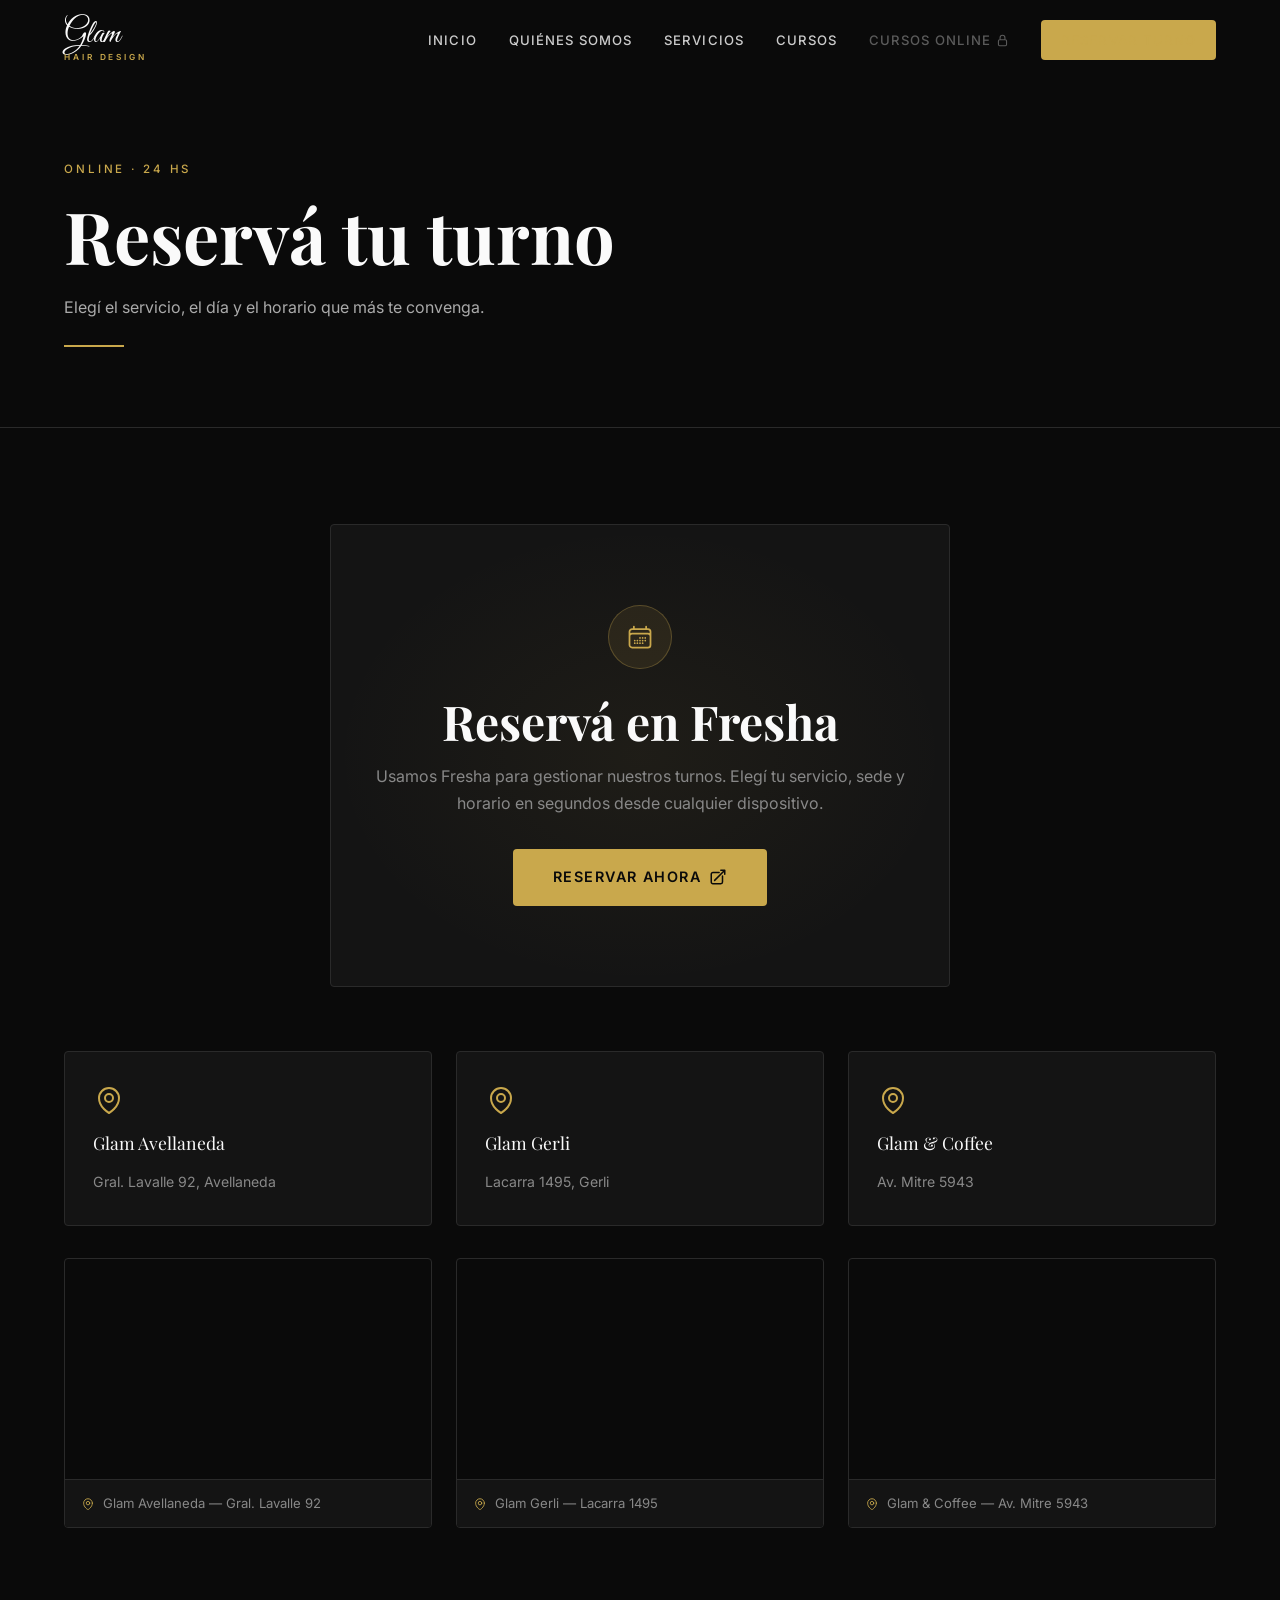
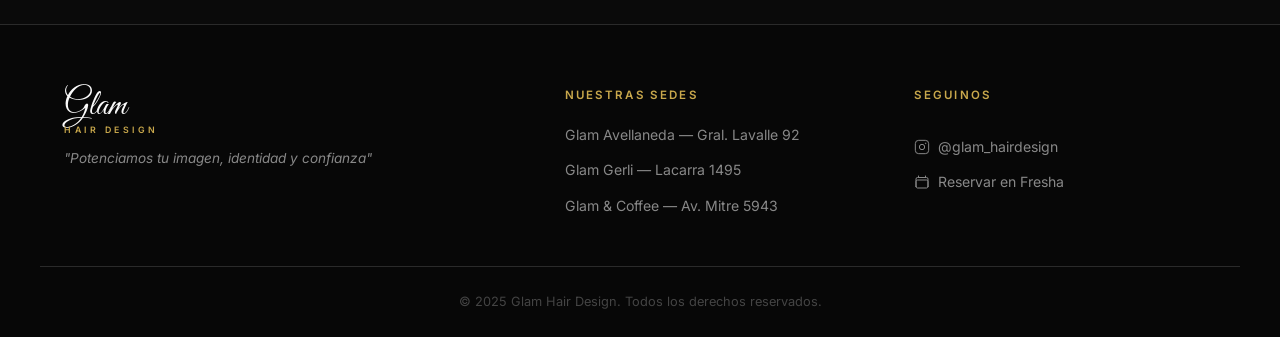
<file: turnos.html>
<!DOCTYPE html>
<html lang="es">
<head>
  <meta charset="UTF-8" />
  <meta name="viewport" content="width=device-width, initial-scale=1.0" />
  <title>Reservá tu Turno | Glam Hair Design</title>
  <meta name="description" content="Reservá tu turno online en Glam Hair Design. Peluquería y barbería en Avellaneda, Gerli y Wilde." />
  <meta name="robots" content="index, follow" />
  <meta property="og:type" content="website" />
  <meta property="og:site_name" content="Glam Hair Design" />
  <meta property="og:locale" content="es_AR" />
  <meta property="og:title" content="Reservá tu Turno | Glam Hair Design" />
  <meta property="og:description" content="Reservá tu turno online en Glam Hair Design. Peluquería y barbería en Avellaneda, Gerli y Wilde." />
  <meta property="og:image" content="https://glamhairdesign.com.ar/assets/Foto_Glam_And_Coffe.jpeg" />
  <meta property="og:url" content="https://glamhairdesign.com.ar/turnos.html" />
  <link rel="stylesheet" href="css/style.css" />
  <link rel="icon" href="assets/favicon.ico" sizes="any" />
  <link rel="icon" href="assets/favicon-32x32.png" type="image/png" sizes="32x32" />
  <link rel="apple-touch-icon" href="assets/apple-touch-icon.png" />
  <link rel="icon" href="assets/icon-192.png" type="image/png" sizes="192x192" />
  <style>
    .fresha-cta-box {
      max-width: 620px;
      margin-inline: auto;
      text-align: center;
      padding: 5rem 2rem;
      border: 1px solid var(--border);
      border-radius: 4px;
      background: var(--surface);
      position: relative;
      overflow: hidden;
    }
    .fresha-cta-box::before {
      content: '';
      position: absolute;
      inset: 0;
      background: radial-gradient(ellipse at center, rgba(201,168,76,0.06) 0%, transparent 70%);
    }
    .fresha-cta-box > * { position: relative; z-index: 1; }
    .fresha-icon {
      width: 64px; height: 64px;
      background: rgba(201,168,76,0.1);
      border: 1px solid rgba(201,168,76,0.3);
      border-radius: 50%;
      display: flex; align-items: center; justify-content: center;
      margin: 0 auto 1.5rem;
      color: var(--gold);
    }
    .fresha-icon svg { width: 28px; height: 28px; }
    .fresha-cta-box h2 { margin-bottom: 0.75rem; }
    .fresha-cta-box p { color: var(--muted); margin-bottom: 2rem; }
  </style>
</head>
<body>

<!-- NAVBAR -->
<nav class="navbar scrolled" id="navbar">
  <div class="container nav-container">
    <a href="index.html" class="logo" aria-label="Glam Hair Design">
      <span class="logo-script">Glam</span>
      <span class="logo-sub">Hair Design</span>
    </a>
    <button class="hamburger" id="hamburger" aria-label="Abrir menú" aria-expanded="false">
      <span></span><span></span><span></span>
    </button>
    <ul class="nav-links" id="nav-links" role="list">
      <li><a href="index.html">Inicio</a></li>
      <li><a href="quienes-somos.html">Quiénes somos</a></li>
      <li><a href="servicios.html">Servicios</a></li>
      <li><a href="cursos.html">Cursos</a></li>
      <li><a href="cursos-online.html">Cursos online</a></li>
      <li><a href="turnos.html" class="btn btn-gold btn-sm">Reservar turno</a></li>
    </ul>
  </div>
</nav>

<!-- PAGE HERO -->
<section class="page-hero">
  <div class="container page-hero-content">
    <span class="section-tag">Online · 24 hs</span>
    <h1>Reservá tu turno</h1>
    <p>Elegí el servicio, el día y el horario que más te convenga.</p>
    <span class="divider" aria-hidden="true"></span>
  </div>
</section>

<!-- FRESHA -->
<section class="section">
  <div class="container">
    <div class="fresha-cta-box reveal">
      <div class="fresha-icon" aria-hidden="true">
        <svg viewBox="0 0 24 24" fill="none" stroke="currentColor" stroke-width="1.5">
          <path stroke-linecap="round" stroke-linejoin="round" d="M6.75 3v2.25M17.25 3v2.25M3 18.75V7.5a2.25 2.25 0 0 1 2.25-2.25h13.5A2.25 2.25 0 0 1 21 7.5v11.25m-18 0A2.25 2.25 0 0 0 5.25 21h13.5A2.25 2.25 0 0 0 21 18.75m-18 0v-7.5A2.25 2.25 0 0 1 5.25 9h13.5A2.25 2.25 0 0 1 21 11.25v7.5m-9-6h.008v.008H12v-.008ZM12 15h.008v.008H12V15Zm0 2.25h.008v.008H12v-.008ZM9.75 15h.008v.008H9.75V15Zm0 2.25h.008v.008H9.75v-.008ZM7.5 15h.008v.008H7.5V15Zm0 2.25h.008v.008H7.5v-.008Zm6.75-4.5h.008v.008h-.008v-.008Zm0 2.25h.008v.008h-.008V15Zm0 2.25h.008v.008h-.008v-.008Zm2.25-4.5h.008v.008H16.5v-.008Zm0 2.25h.008v.008H16.5V15Z"/>
        </svg>
      </div>
      <h2>Reservá en Fresha</h2>
      <p>Usamos Fresha para gestionar nuestros turnos. Elegí tu servicio, sede y horario en segundos desde cualquier dispositivo.</p>
      <a href="https://www.fresha.com/es/providers/glam-hair-design-t6yixtg3" target="_blank" rel="noopener" class="btn btn-gold btn-lg" id="fresha-cta-btn">
        Reservar ahora
        <svg style="width:18px;height:18px;" viewBox="0 0 24 24" fill="none" stroke="currentColor" stroke-width="2" aria-hidden="true">
          <path stroke-linecap="round" stroke-linejoin="round" d="M13.5 6H5.25A2.25 2.25 0 0 0 3 8.25v10.5A2.25 2.25 0 0 0 5.25 21h10.5A2.25 2.25 0 0 0 18 18.75V10.5m-10.5 6L21 3m0 0h-5.25M21 3v5.25"/>
        </svg>
      </a>
    </div>

    <!-- SEDES -->
    <div class="turnos-sedes" style="margin-top:4rem;">
      <div class="sede-card reveal">
        <svg class="sede-pin" viewBox="0 0 24 24" fill="none" stroke="currentColor" stroke-width="1.5" aria-hidden="true">
          <path stroke-linecap="round" stroke-linejoin="round" d="M15 10.5a3 3 0 1 1-6 0 3 3 0 0 1 6 0Z"/>
          <path stroke-linecap="round" stroke-linejoin="round" d="M19.5 10.5c0 7.142-7.5 11.25-7.5 11.25S4.5 17.642 4.5 10.5a7.5 7.5 0 1 1 15 0Z"/>
        </svg>
        <p class="sede-name">Glam Avellaneda</p>
        <p class="sede-address">Gral. Lavalle 92, Avellaneda</p>
      </div>
      <div class="sede-card reveal">
        <svg class="sede-pin" viewBox="0 0 24 24" fill="none" stroke="currentColor" stroke-width="1.5" aria-hidden="true">
          <path stroke-linecap="round" stroke-linejoin="round" d="M15 10.5a3 3 0 1 1-6 0 3 3 0 0 1 6 0Z"/>
          <path stroke-linecap="round" stroke-linejoin="round" d="M19.5 10.5c0 7.142-7.5 11.25-7.5 11.25S4.5 17.642 4.5 10.5a7.5 7.5 0 1 1 15 0Z"/>
        </svg>
        <p class="sede-name">Glam Gerli</p>
        <p class="sede-address">Lacarra 1495, Gerli</p>
      </div>
      <div class="sede-card reveal">
        <svg class="sede-pin" viewBox="0 0 24 24" fill="none" stroke="currentColor" stroke-width="1.5" aria-hidden="true">
          <path stroke-linecap="round" stroke-linejoin="round" d="M15 10.5a3 3 0 1 1-6 0 3 3 0 0 1 6 0Z"/>
          <path stroke-linecap="round" stroke-linejoin="round" d="M19.5 10.5c0 7.142-7.5 11.25-7.5 11.25S4.5 17.642 4.5 10.5a7.5 7.5 0 1 1 15 0Z"/>
        </svg>
        <p class="sede-name">Glam &amp; Coffee</p>
        <p class="sede-address">Av. Mitre 5943</p>
      </div>
    </div>

    <!-- MAPAS -->
    <div class="maps-grid">
      <div class="map-card">
        <iframe class="map-embed" src="https://maps.google.com/maps?q=Gral+Lavalle+92+Avellaneda+Buenos+Aires+Argentina&t=&z=16&ie=UTF8&iwloc=&output=embed" loading="lazy" allowfullscreen referrerpolicy="no-referrer-when-downgrade" title="Mapa Glam Avellaneda"></iframe>
        <div class="map-label">
          <svg viewBox="0 0 24 24" fill="none" stroke="currentColor" stroke-width="1.5" aria-hidden="true"><path stroke-linecap="round" stroke-linejoin="round" d="M15 10.5a3 3 0 1 1-6 0 3 3 0 0 1 6 0Z"/><path stroke-linecap="round" stroke-linejoin="round" d="M19.5 10.5c0 7.142-7.5 11.25-7.5 11.25S4.5 17.642 4.5 10.5a7.5 7.5 0 1 1 15 0Z"/></svg>
          <span>Glam Avellaneda — Gral. Lavalle 92</span>
        </div>
      </div>
      <div class="map-card">
        <iframe class="map-embed" src="https://maps.google.com/maps?q=Lacarra+1495+Gerli+Buenos+Aires+Argentina&t=&z=16&ie=UTF8&iwloc=&output=embed" loading="lazy" allowfullscreen referrerpolicy="no-referrer-when-downgrade" title="Mapa Glam Gerli"></iframe>
        <div class="map-label">
          <svg viewBox="0 0 24 24" fill="none" stroke="currentColor" stroke-width="1.5" aria-hidden="true"><path stroke-linecap="round" stroke-linejoin="round" d="M15 10.5a3 3 0 1 1-6 0 3 3 0 0 1 6 0Z"/><path stroke-linecap="round" stroke-linejoin="round" d="M19.5 10.5c0 7.142-7.5 11.25-7.5 11.25S4.5 17.642 4.5 10.5a7.5 7.5 0 1 1 15 0Z"/></svg>
          <span>Glam Gerli — Lacarra 1495</span>
        </div>
      </div>
      <div class="map-card">
        <iframe class="map-embed" src="https://maps.google.com/maps?q=Av+Mitre+5943+Buenos+Aires+Argentina&t=&z=16&ie=UTF8&iwloc=&output=embed" loading="lazy" allowfullscreen referrerpolicy="no-referrer-when-downgrade" title="Mapa Glam &amp; Coffee"></iframe>
        <div class="map-label">
          <svg viewBox="0 0 24 24" fill="none" stroke="currentColor" stroke-width="1.5" aria-hidden="true"><path stroke-linecap="round" stroke-linejoin="round" d="M15 10.5a3 3 0 1 1-6 0 3 3 0 0 1 6 0Z"/><path stroke-linecap="round" stroke-linejoin="round" d="M19.5 10.5c0 7.142-7.5 11.25-7.5 11.25S4.5 17.642 4.5 10.5a7.5 7.5 0 1 1 15 0Z"/></svg>
          <span>Glam &amp; Coffee — Av. Mitre 5943</span>
        </div>
      </div>
    </div>
  </div>
</section>

<!-- FOOTER -->
<footer class="footer">
  <div class="container footer-grid">
    <div class="footer-logo">
      <a href="index.html" class="logo" aria-label="Glam Hair Design">
        <span class="logo-script">Glam</span>
        <span class="logo-sub">Hair Design</span>
      </a>
      <p class="footer-tagline">"Potenciamos tu imagen, identidad y confianza"</p>
    </div>
    <div class="footer-sedes">
      <h4>Nuestras sedes</h4>
      <ul>
        <li>Glam Avellaneda — Gral. Lavalle 92</li>
        <li>Glam Gerli — Lacarra 1495</li>
        <li>Glam &amp; Coffee — Av. Mitre 5943</li>
      </ul>
    </div>
    <div class="footer-social">
      <h4>Seguinos</h4>
      <a href="https://www.instagram.com/glam_hairdesign" target="_blank" rel="noopener">
        <svg viewBox="0 0 24 24" fill="none" stroke="currentColor" stroke-width="1.5" aria-hidden="true"><rect x="2" y="2" width="20" height="20" rx="5" ry="5"/><circle cx="12" cy="12" r="4"/><circle cx="17.5" cy="6.5" r="0.5" fill="currentColor"/></svg>
        @glam_hairdesign
      </a>
      <a href="https://www.fresha.com/es/providers/glam-hair-design-t6yixtg3" target="_blank" rel="noopener">
        <svg viewBox="0 0 24 24" fill="none" stroke="currentColor" stroke-width="1.5" aria-hidden="true"><path stroke-linecap="round" stroke-linejoin="round" d="M6.75 3v2.25M17.25 3v2.25M3 18.75V7.5a2.25 2.25 0 0 1 2.25-2.25h13.5A2.25 2.25 0 0 1 21 7.5v11.25m-18 0A2.25 2.25 0 0 0 5.25 21h13.5A2.25 2.25 0 0 0 21 18.75m-18 0v-7.5A2.25 2.25 0 0 1 5.25 9h13.5A2.25 2.25 0 0 1 21 11.25v7.5"/></svg>
        Reservar en Fresha
      </a>
    </div>
  </div>
  <div class="footer-bottom">
    <div class="container">
      <p>© 2025 Glam Hair Design. Todos los derechos reservados.</p>
    </div>
  </div>
</footer>

<script src="js/main.js"></script>
</body>
</html>
</file>
<file: css/style.css>
/* ===== IMPORTS ===== */
@import url('https://fonts.googleapis.com/css2?family=Playfair+Display:ital,wght@0,400;0,600;0,700;1,400&family=Inter:wght@300;400;500;600&family=Great+Vibes&display=swap');

/* ===== TOKENS ===== */
:root {
  --bg: #0A0A0A;
  --gold: #C9A84C;
  --gold-light: #E8C97A;
  --gold-dark: #A07830;
  --white: #FAFAFA;
  --surface: #141414;
  --surface-2: #1C1C1C;
  --border: #2A2A2A;
  --muted: #888;
  --nav-h: 80px;
  --radius: 4px;
  --transition: 0.3s ease;
}

/* ===== RESET ===== */
*, *::before, *::after { box-sizing: border-box; margin: 0; padding: 0; }
html { scroll-behavior: smooth; font-size: 16px; }
body { background: var(--bg); color: var(--white); font-family: 'Inter', sans-serif; line-height: 1.7; overflow-x: hidden; }
img { display: block; max-width: 100%; }
a { text-decoration: none; color: inherit; }
ul { list-style: none; }
button { cursor: pointer; border: none; background: none; font-family: inherit; }

/* ===== LAYOUT ===== */
.container { width: 100%; max-width: 1200px; margin-inline: auto; padding-inline: 1.5rem; }
.section { padding: 6rem 0; }
.section--sm { padding: 3rem 0; }

/* ===== TYPOGRAPHY ===== */
h1, h2, h3, h4 { font-family: 'Playfair Display', serif; line-height: 1.2; }
h1 { font-size: clamp(2.2rem, 6vw, 4.5rem); }
h2 { font-size: clamp(1.8rem, 4vw, 3rem); }
h3 { font-size: clamp(1.2rem, 2.5vw, 1.6rem); }
h4 { font-size: 1.1rem; }
p { color: #ccc; }
.text-gold { color: var(--gold); }
.text-center { text-align: center; }
.section-tag { font-size: 0.75rem; letter-spacing: 0.25em; text-transform: uppercase; color: var(--gold); font-family: 'Inter', sans-serif; font-weight: 500; display: block; margin-bottom: 0.75rem; }
.section-title { margin-bottom: 1rem; }
.section-subtitle { color: var(--muted); max-width: 560px; }
.section-header { margin-bottom: 3.5rem; }
.section-header.centered { text-align: center; }
.section-header.centered .section-subtitle { margin-inline: auto; }

/* ===== LOGO ===== */
.logo { display: flex; flex-direction: column; align-items: flex-start; line-height: 1; gap: 2px; }
.logo-script { font-family: 'Great Vibes', cursive; font-size: 2rem; color: var(--white); line-height: 1; }
.logo-sub { font-family: 'Inter', sans-serif; font-size: 0.52rem; letter-spacing: 0.35em; text-transform: uppercase; color: var(--gold); font-weight: 600; }

/* ===== BUTTONS ===== */
.btn { display: inline-flex; align-items: center; justify-content: center; gap: 0.5rem; padding: 0.85rem 2rem; border-radius: var(--radius); font-family: 'Inter', sans-serif; font-size: 0.85rem; font-weight: 600; letter-spacing: 0.1em; text-transform: uppercase; transition: var(--transition); }
.btn-gold { background: var(--gold); color: #0A0A0A; }
.btn-gold:hover { background: var(--gold-light); transform: translateY(-2px); box-shadow: 0 8px 24px rgba(201,168,76,0.35); }
.btn-outline { border: 1px solid var(--gold); color: var(--gold); }
.btn-outline:hover { background: var(--gold); color: #0A0A0A; transform: translateY(-2px); }
.btn-sm { padding: 0.55rem 1.25rem; font-size: 0.78rem; }
.btn-lg { padding: 1rem 2.5rem; font-size: 0.9rem; }

/* ===== NAVBAR ===== */
.navbar { position: fixed; top: 0; left: 0; right: 0; z-index: 1000; height: var(--nav-h); display: flex; align-items: center; transition: background var(--transition), box-shadow var(--transition); }
.navbar.scrolled { background: rgba(10,10,10,0.97); box-shadow: 0 1px 0 var(--border); backdrop-filter: blur(12px); }
.nav-container { display: flex; align-items: center; justify-content: space-between; width: 100%; }
.nav-links { display: flex; align-items: center; gap: 2rem; }
.nav-links a { font-size: 0.82rem; letter-spacing: 0.08em; text-transform: uppercase; font-weight: 500; color: #ccc; transition: color var(--transition); }
.nav-links a:hover, .nav-links a.active { color: var(--gold); }
.nav-links .btn-gold { color: #0A0A0A; }
.nav-links .btn-gold:hover { color: #0A0A0A; }

/* Hamburger */
.hamburger { display: none; flex-direction: column; gap: 5px; padding: 4px; z-index: 1001; }
.hamburger span { display: block; width: 24px; height: 2px; background: var(--white); border-radius: 2px; transition: var(--transition); }
.hamburger.open span:nth-child(1) { transform: translateY(7px) rotate(45deg); }
.hamburger.open span:nth-child(2) { opacity: 0; }
.hamburger.open span:nth-child(3) { transform: translateY(-7px) rotate(-45deg); }

/* ===== HERO HOME ===== */
.hero { position: relative; min-height: 100vh; display: flex; align-items: center; overflow: hidden; }
.hero-bg { position: absolute; inset: 0; background-image: url('../assets/hero-home.png'); background-size: cover; background-position: center; transform: scale(1.05); transition: transform 8s ease; }
.hero-bg::after { content: ''; position: absolute; inset: 0; background: linear-gradient(135deg, rgba(10,10,10,0.82) 0%, rgba(10,10,10,0.65) 50%, rgba(10,10,10,0.55) 100%); }
.hero:hover .hero-bg { transform: scale(1); }
.hero-content { position: relative; z-index: 1; padding-top: var(--nav-h); }
.hero-eyebrow { font-size: 0.75rem; letter-spacing: 0.35em; text-transform: uppercase; color: var(--gold); margin-bottom: 1.5rem; display: flex; align-items: center; gap: 1rem; }
.hero-eyebrow::before { content: ''; display: block; width: 40px; height: 1px; background: var(--gold); }
.hero-title { color: var(--white); margin-bottom: 1.5rem; max-width: 700px; }
.hero-title em { font-style: italic; color: var(--gold); }
.hero-desc { color: #aaa; font-size: 1.05rem; max-width: 480px; margin-bottom: 2.5rem; }
.hero-ctas { display: flex; gap: 1rem; flex-wrap: wrap; }
.hero-scroll { position: absolute; bottom: 2.5rem; left: 50%; transform: translateX(-50%); display: flex; flex-direction: column; align-items: center; gap: 0.5rem; color: var(--muted); font-size: 0.7rem; letter-spacing: 0.15em; text-transform: uppercase; animation: bounce 2s infinite; }
.hero-scroll::after { content: ''; display: block; width: 1px; height: 40px; background: linear-gradient(to bottom, var(--gold), transparent); }

/* ===== PAGE HERO (inner pages) ===== */
.page-hero { padding-top: calc(var(--nav-h) + 5rem); padding-bottom: 5rem; position: relative; border-bottom: 1px solid var(--border); }
.page-hero-bg { position: absolute; inset: 0; background-size: cover; background-position: center; }
.page-hero-bg::after { content: ''; position: absolute; inset: 0; background: rgba(10,10,10,0.62); }
.page-hero-content { position: relative; z-index: 1; }
.page-hero .section-tag { font-size: 0.72rem; }
.page-hero h1 { margin-bottom: 1rem; }
.page-hero p { max-width: 540px; color: #aaa; }
.divider { display: block; width: 60px; height: 2px; background: var(--gold); margin-top: 1.5rem; }

/* ===== CARDS ===== */
.card { background: var(--surface); border: 1px solid var(--border); border-radius: var(--radius); padding: 2rem; transition: border-color var(--transition), transform var(--transition), box-shadow var(--transition); }
.card:hover { border-color: rgba(201,168,76,0.4); transform: translateY(-4px); box-shadow: 0 16px 40px rgba(0,0,0,0.4); }
.card-icon { width: 48px; height: 48px; margin-bottom: 1.25rem; color: var(--gold); }
.card-title { font-family: 'Playfair Display', serif; font-size: 1.15rem; margin-bottom: 0.5rem; color: var(--white); }
.card-text { color: var(--muted); font-size: 0.9rem; line-height: 1.6; }

/* ===== GRID ===== */
.grid-3 { display: grid; grid-template-columns: repeat(3, 1fr); gap: 1.5rem; }
.grid-2 { display: grid; grid-template-columns: repeat(2, 1fr); gap: 1.5rem; }

/* ===== SEDE CARD ===== */
.sede-card { background: var(--surface); border: 1px solid var(--border); border-radius: var(--radius); padding: 2rem 1.75rem; display: flex; flex-direction: column; gap: 0.75rem; transition: border-color var(--transition), transform var(--transition); }
.sede-card:hover { border-color: var(--gold); transform: translateY(-3px); }
.sede-pin { width: 32px; height: 32px; color: var(--gold); }
.sede-name { font-family: 'Playfair Display', serif; font-size: 1.1rem; color: var(--white); }
.sede-address { color: var(--muted); font-size: 0.88rem; }

/* ===== SERVICE CARD ===== */
.service-card { background: var(--surface); border: 1px solid var(--border); border-radius: var(--radius); padding: 2rem 1.5rem; text-align: center; transition: border-color var(--transition), transform var(--transition), box-shadow var(--transition); }
.service-card:hover { border-color: rgba(201,168,76,0.5); transform: translateY(-5px); box-shadow: 0 20px 48px rgba(0,0,0,0.5); }
.service-icon { width: 52px; height: 52px; margin: 0 auto 1.25rem; color: var(--gold); }
.service-name { font-family: 'Playfair Display', serif; font-size: 1.15rem; color: var(--white); margin-bottom: 0.5rem; }
.service-desc { color: var(--muted); font-size: 0.88rem; }

/* ===== VALOR CARD ===== */
.valor-card { border-top: 2px solid var(--gold); padding: 2rem 1.5rem; background: var(--surface); border-radius: 0 0 var(--radius) var(--radius); }
.valor-number { font-family: 'Playfair Display', serif; font-size: 2.5rem; color: rgba(201,168,76,0.15); font-weight: 700; margin-bottom: 0.5rem; }
.valor-title { font-family: 'Playfair Display', serif; font-size: 1.2rem; color: var(--white); margin-bottom: 0.5rem; }
.valor-text { color: var(--muted); font-size: 0.88rem; }

/* ===== COURSE CARD ===== */
.course-card { background: var(--surface); border: 1px solid var(--border); border-radius: var(--radius); padding: 2.5rem 2rem; display: flex; flex-direction: column; gap: 1rem; transition: border-color var(--transition), transform var(--transition); }
.course-card:hover { border-color: rgba(201,168,76,0.4); transform: translateY(-4px); }
.course-level { font-size: 0.72rem; letter-spacing: 0.2em; text-transform: uppercase; color: var(--gold); font-weight: 600; }
.course-title { font-family: 'Playfair Display', serif; font-size: 1.3rem; color: var(--white); }
.course-desc { color: var(--muted); font-size: 0.9rem; flex: 1; }
.course-meta { display: flex; align-items: center; gap: 0.5rem; color: var(--muted); font-size: 0.82rem; }
.course-meta svg { width: 16px; height: 16px; color: var(--gold); flex-shrink: 0; }
.course-price { font-family: 'Playfair Display', serif; font-size: 1.4rem; color: var(--gold); }
.course-price span { font-size: 0.82rem; color: var(--muted); font-family: 'Inter', sans-serif; }

/* ===== FAQ ===== */
.faq { border-top: 1px solid var(--border); }
.faq-item { border-bottom: 1px solid var(--border); }
.faq-question { display: flex; align-items: center; justify-content: space-between; padding: 1.5rem 0; cursor: pointer; gap: 1rem; }
.faq-question h4 { font-family: 'Inter', sans-serif; font-size: 0.95rem; font-weight: 500; color: var(--white); transition: color var(--transition); }
.faq-question:hover h4 { color: var(--gold); }
.faq-icon { width: 20px; height: 20px; color: var(--gold); flex-shrink: 0; transition: transform var(--transition); }
.faq-item.open .faq-icon { transform: rotate(45deg); }
.faq-answer { max-height: 0; overflow: hidden; transition: max-height 0.4s ease, padding 0.3s ease; }
.faq-item.open .faq-answer { max-height: 300px; }
.faq-answer p { padding-bottom: 1.5rem; color: var(--muted); font-size: 0.92rem; }

/* ===== STEPS ===== */
.steps-grid { display: grid; grid-template-columns: repeat(3, 1fr); gap: 0; }
.step { padding: 3rem 2rem; position: relative; }
.step:not(:last-child)::after { content: '→'; position: absolute; right: -12px; top: 50%; transform: translateY(-50%); color: var(--gold); font-size: 1.5rem; z-index: 1; }
.step-num { font-family: 'Playfair Display', serif; font-size: 3rem; color: rgba(201,168,76,0.12); font-weight: 700; line-height: 1; margin-bottom: 1rem; }
.step-title { font-family: 'Playfair Display', serif; font-size: 1.1rem; color: var(--white); margin-bottom: 0.5rem; }
.step-text { color: var(--muted); font-size: 0.88rem; }

/* ===== FRESHA SECTION ===== */
.fresha-box { background: var(--surface); border: 1px solid var(--border); border-radius: var(--radius); padding: 4rem 3rem; text-align: center; }
.fresha-box h2 { margin-bottom: 1rem; }
.fresha-box p { color: var(--muted); margin-bottom: 2rem; }

/* ===== TEAM SECTION ===== */
.team-grid { display: grid; grid-template-columns: 1fr; gap: 2.5rem; }
.team-img { border-radius: var(--radius); overflow: hidden; position: relative; }
.team-img img { width: 100%; aspect-ratio: 16 / 9; height: auto; object-fit: cover; object-position: center; }
.team-text { max-width: 720px; }
.team-img::before { content: ''; position: absolute; inset: -1px; border-radius: var(--radius); background: linear-gradient(135deg, var(--gold) 0%, transparent 60%); z-index: -1; padding: 1px; }
.team-img-frame { position: relative; }
.team-img-frame::after { content: ''; position: absolute; bottom: -20px; right: -20px; width: 120px; height: 120px; border-right: 2px solid var(--gold); border-bottom: 2px solid var(--gold); pointer-events: none; }
.team-text .section-tag { margin-bottom: 0.75rem; }
.team-text h2 { margin-bottom: 1.5rem; }
.team-text p { margin-bottom: 1rem; color: #aaa; }
.team-photo-overlay { position: absolute; inset: 0; background: linear-gradient(to top, rgba(0,0,0,0.75) 0%, rgba(0,0,0,0.38) 45%, rgba(0,0,0,0.04) 100%); display: flex; flex-direction: column; justify-content: flex-end; padding: 2rem 2.25rem; pointer-events: none; }
.team-photo-caption { pointer-events: none; }
.team-photo-caption p { color: rgba(250,250,250,0.9); font-size: 0.88rem; line-height: 1.6; margin: 0; }
.team-photo-caption strong { color: var(--gold); font-weight: 500; }

/* ===== FORM ===== */
.form-group { display: flex; flex-direction: column; gap: 0.4rem; }
.form-group label { font-size: 0.8rem; letter-spacing: 0.1em; text-transform: uppercase; color: var(--muted); font-weight: 500; }
.form-group input { background: var(--surface-2); border: 1px solid var(--border); border-radius: var(--radius); padding: 0.85rem 1rem; color: var(--white); font-family: 'Inter', sans-serif; font-size: 0.95rem; transition: border-color var(--transition); }
.form-group input:focus { outline: none; border-color: var(--gold); }
.form-group input::placeholder { color: #444; }
.form-card { background: var(--surface); border: 1px solid var(--border); border-radius: var(--radius); padding: 3rem; max-width: 440px; width: 100%; }
.form-card h3 { margin-bottom: 0.5rem; }
.form-card p { color: var(--muted); font-size: 0.9rem; margin-bottom: 2rem; }
.form-fields { display: flex; flex-direction: column; gap: 1.25rem; margin-bottom: 1.75rem; }

/* ===== PREVIEW STRIP ===== */
.preview-strip { background: var(--surface); border-top: 1px solid var(--border); border-bottom: 1px solid var(--border); }
.preview-link { display: flex; align-items: center; justify-content: space-between; padding: 2.5rem 0; color: var(--white); transition: color var(--transition); }
.preview-link:hover { color: var(--gold); }
.preview-link h3 { font-size: 1.4rem; }
.preview-link svg { width: 28px; height: 28px; }

/* ===== FOOTER ===== */
.footer { background: #070707; border-top: 1px solid var(--border); padding-top: 4rem; }
.footer-grid { display: grid; grid-template-columns: 1.5fr 1fr 1fr; gap: 3rem; padding-bottom: 3rem; border-bottom: 1px solid var(--border); }
.footer-logo .logo-script { font-size: 2.2rem; }
.footer-logo .logo-sub { font-size: 0.55rem; letter-spacing: 0.4em; }
.footer-tagline { color: var(--muted); font-size: 0.85rem; font-style: italic; margin-top: 0.75rem; }
.footer h4 { font-family: 'Inter', sans-serif; font-size: 0.72rem; letter-spacing: 0.2em; text-transform: uppercase; color: var(--gold); margin-bottom: 1.25rem; font-weight: 600; }
.footer-sedes ul { display: flex; flex-direction: column; gap: 0.75rem; }
.footer-sedes li { color: var(--muted); font-size: 0.88rem; }
.footer-social { display: flex; flex-direction: column; gap: 0.75rem; }
.footer-social a { color: var(--muted); font-size: 0.88rem; transition: color var(--transition); display: flex; align-items: center; gap: 0.5rem; }
.footer-social a:hover { color: var(--gold); }
.footer-social svg { width: 16px; height: 16px; flex-shrink: 0; }
.footer-bottom { padding: 1.5rem 0; text-align: center; }
.footer-bottom p { color: #444; font-size: 0.8rem; }

/* ===== ANIMATIONS ===== */
@keyframes bounce { 0%, 100% { transform: translateX(-50%) translateY(0); } 50% { transform: translateX(-50%) translateY(8px); } }
@keyframes fadeInUp { from { opacity: 0; transform: translateY(30px); } to { opacity: 1; transform: translateY(0); } }
@keyframes fadeIn { from { opacity: 0; } to { opacity: 1; } }

.reveal { opacity: 0; transform: translateY(28px); transition: opacity 0.65s ease, transform 0.65s ease; }
.reveal.visible { opacity: 1; transform: none; }

.hero-eyebrow { animation: fadeInUp 0.8s ease both; }
.hero-title { animation: fadeInUp 0.8s 0.15s ease both; }
.hero-desc { animation: fadeInUp 0.8s 0.3s ease both; }
.hero-ctas { animation: fadeInUp 0.8s 0.45s ease both; }

/* ===== GOLD LINE DECORATION ===== */
.gold-line { display: flex; align-items: center; gap: 1rem; margin-bottom: 1.5rem; }
.gold-line::before, .gold-line::after { content: ''; flex: 1; height: 1px; background: var(--border); }
.gold-line::before { max-width: 60px; background: var(--gold); }
.gold-line span { color: var(--gold); font-size: 0.72rem; letter-spacing: 0.25em; text-transform: uppercase; white-space: nowrap; }

/* ===== TURNOS SEDES ===== */
.turnos-sedes { display: grid; grid-template-columns: repeat(3, 1fr); gap: 1.5rem; margin-top: 3rem; }

/* ===== CTA BAND ===== */
.cta-band { background: linear-gradient(135deg, #111 0%, #1a1500 100%); border-top: 1px solid var(--border); border-bottom: 1px solid var(--border); padding: 5rem 0; text-align: center; }
.cta-band h2 { margin-bottom: 1rem; }
.cta-band p { color: var(--muted); margin-bottom: 2rem; }

/* ===== COFFEE SECTION ===== */
.coffee-badge { display: inline-flex; align-items: center; gap: 0.5rem; background: rgba(201,168,76,0.1); border: 1px solid rgba(201,168,76,0.3); border-radius: 999px; padding: 0.35rem 1rem; font-size: 0.75rem; color: var(--gold); letter-spacing: 0.1em; text-transform: uppercase; margin-bottom: 1.5rem; }

/* ===== ONLINE CURSOS HERO ===== */
.online-hero { background: linear-gradient(to bottom, var(--bg), #0d0d00); }

/* ===== RESPONSIVE ===== */
@media (max-width: 1024px) {
  .steps-grid { grid-template-columns: 1fr; }
  .step:not(:last-child)::after { content: '↓'; right: auto; left: 50%; transform: translateX(-50%); top: auto; bottom: -12px; }
}

@media (max-width: 768px) {
  :root { --nav-h: 68px; }
  .hamburger { display: flex; }
  .nav-links { position: fixed; top: 0; right: -100%; height: 100vh; width: min(280px, 80vw); background: rgba(10,10,10,0.98); backdrop-filter: blur(16px); flex-direction: column; align-items: flex-start; justify-content: center; padding: 2rem; gap: 1.5rem; border-left: 1px solid var(--border); transition: right 0.35s cubic-bezier(0.4,0,0.2,1); z-index: 999; }
  .nav-links.open { right: 0; }
  .nav-links a { font-size: 0.95rem; }
  .nav-links .btn-gold { width: 100%; justify-content: center; }
  .grid-3 { grid-template-columns: 1fr; }
  .grid-2 { grid-template-columns: 1fr; }
  .footer-grid { grid-template-columns: 1fr; gap: 2rem; }
  .turnos-sedes { grid-template-columns: 1fr; }
  .fresha-box { padding: 2.5rem 1.5rem; }
  .hero-ctas { flex-direction: column; }
  .hero-ctas .btn { width: 100%; max-width: 280px; }
  .form-card { padding: 2rem 1.5rem; }
  /* Decorativo que puede causar overflow horizontal en iOS */
  .team-img-frame::after { display: none; }
  /* Carrusel de sponsors — reducir espaciado y tamaño de logos */
  .sponsor-logo-box { padding: 0 2.5rem; }
  .sponsor-logo-box img { height: 60px; }
  /* Preview strip — h3 largo que ocupa 3+ líneas en 375px */
  .preview-link h3 { font-size: 1rem; }
}

@media (max-width: 480px) {
  .section { padding: 4rem 0; }
  .hero-title { font-size: 2rem; }
  /* Overlay de foto del equipo — padding más compacto en pantallas chicas */
  .team-photo-overlay { padding: 1.25rem 1.5rem; }
}

/* ===== MAPS ===== */
.maps-grid { display: grid; grid-template-columns: repeat(3, 1fr); gap: 1.5rem; margin-top: 2rem; }
.map-card { border-radius: var(--radius); overflow: hidden; border: 1px solid var(--border); transition: border-color var(--transition); }
.map-card:hover { border-color: rgba(201,168,76,0.4); }
.map-embed { display: block; width: 100%; height: 220px; border: 0; filter: grayscale(1) brightness(0.75) contrast(1.1); transition: filter 0.5s ease; }
.map-card:hover .map-embed { filter: grayscale(0.2) brightness(1) contrast(1); }
.map-label { background: var(--surface); padding: 0.75rem 1rem; display: flex; align-items: center; gap: 0.5rem; border-top: 1px solid var(--border); }
.map-label svg { width: 14px; height: 14px; color: var(--gold); flex-shrink: 0; }
.map-label span { font-size: 0.82rem; color: var(--muted); }

/* ===== TEAM EMPLOYEES ===== */
.team-section-block { margin-bottom: 3.5rem; }
.team-section-block:last-child { margin-bottom: 0; }
.sede-block-title { display: flex; align-items: center; gap: 0.75rem; margin-bottom: 2rem; padding-bottom: 1rem; border-bottom: 1px solid var(--border); }
.sede-block-title svg { width: 18px; height: 18px; color: var(--gold); flex-shrink: 0; }
.sede-block-title h3 { font-family: 'Playfair Display', serif; font-size: 1.1rem; color: var(--white); }
.employees-grid { display: grid; grid-template-columns: repeat(4, 1fr); gap: 2rem; }
.employees-grid.three-col { grid-template-columns: repeat(3, 1fr); max-width: 520px; }
.employee-card { text-align: center; }
.employee-avatar { width: 96px; height: 96px; border-radius: 50%; margin: 0 auto 0.9rem; border: 2px solid rgba(201,168,76,0.25); background: var(--surface-2); display: flex; align-items: center; justify-content: center; font-family: 'Playfair Display', serif; font-size: 1.4rem; color: var(--gold); transition: border-color var(--transition), transform var(--transition); }
.employee-card:hover .employee-avatar { border-color: var(--gold); transform: translateY(-3px); }
.employee-name { font-size: 0.88rem; font-weight: 500; color: var(--white); margin-bottom: 0.2rem; }
.employee-role { font-size: 0.72rem; color: var(--gold); letter-spacing: 0.1em; text-transform: uppercase; }

@media (max-width: 1024px) {
  .employees-grid { grid-template-columns: repeat(2, 1fr); }
  .employees-grid.three-col { grid-template-columns: repeat(3, 1fr); max-width: 100%; }
}
@media (max-width: 768px) {
  .maps-grid { grid-template-columns: 1fr; }
  .employees-grid, .employees-grid.three-col { grid-template-columns: repeat(2, 1fr); }
}

/* ===== TEAM MEMBER CARDS v2 (foto + Instagram) ===== */
.team-sede-block { margin-bottom: 3rem; }
.team-sede-block:last-child { margin-bottom: 0; }
.sede-divider { height: 1px; background: linear-gradient(to right, var(--gold), transparent 70%); margin: 2.5rem 0 3.5rem; opacity: 0.35; }
.sede-addr { font-family: 'Inter', sans-serif; font-size: 0.82rem; font-weight: 400; color: var(--muted); }

.team-cards-grid { display: grid; grid-template-columns: repeat(auto-fit, minmax(130px, 1fr)); gap: 1.5rem; }

.team-member-card { display: block; text-align: center; transition: transform 0.3s ease; }
.team-member-card:hover { transform: translateY(-5px); }

.team-member-photo-wrap { position: relative; border-radius: 10px; overflow: hidden; margin-bottom: 0.75rem; aspect-ratio: 3 / 4; border: 1px solid var(--border); transition: border-color 0.4s ease, box-shadow 0.4s ease; }
.team-member-card:hover .team-member-photo-wrap { border-color: var(--gold); box-shadow: 0 0 24px rgba(201,168,76,0.28); }

.team-member-img { width: 100%; height: 100%; object-fit: cover; display: block; filter: grayscale(1); transition: filter 0.4s ease; }
.team-member-card:hover .team-member-img { filter: grayscale(0); }

.team-ig-icon { position: absolute; top: 0.5rem; right: 0.5rem; width: 28px; height: 28px; color: var(--gold); opacity: 0.72; background: rgba(10,10,10,0.65); border-radius: 5px; padding: 4px; display: flex; align-items: center; justify-content: center; transition: opacity 0.3s ease, transform 0.3s ease; }
.team-ig-icon svg { width: 100%; height: 100%; }
.team-member-card:hover .team-ig-icon { opacity: 1; transform: scale(1.1); }

.team-member-name { font-size: 0.9rem; font-weight: 500; color: var(--white); margin-bottom: 0.2rem; }
.team-member-role { font-size: 0.72rem; color: var(--gold); letter-spacing: 0.1em; text-transform: uppercase; }

@media (max-width: 768px) { .team-cards-grid { grid-template-columns: repeat(3, 1fr); gap: 1rem; } }
@media (max-width: 480px) { .team-cards-grid { grid-template-columns: repeat(2, 1fr); } }

/* ===== SPONSOR STRIP ===== */
.sponsor-strip { padding: 2.25rem 0; border-top: 1px solid var(--border); border-bottom: 1px solid var(--border); background: var(--bg); }
.sponsor-strip-label { text-align: center; font-size: 0.66rem; font-weight: 600; letter-spacing: 0.28em; text-transform: uppercase; color: var(--muted); margin-bottom: 1.75rem; }
.sponsor-track-wrap { overflow: hidden; }
.sponsor-track { display: flex; align-items: center; width: max-content; animation: sponsorScroll 32s linear infinite; }
.sponsor-track-wrap:hover .sponsor-track { animation-play-state: paused; }
.sponsor-logo-box { display: flex; align-items: center; justify-content: center; flex-shrink: 0; padding: 0 4rem; }
.sponsor-logo-box img { height: 82px; width: auto; display: block; filter: brightness(1.05); }
@keyframes sponsorScroll { 0% { transform: translateX(0); } 100% { transform: translateX(-50%); } }
@media (prefers-reduced-motion: reduce) { .sponsor-track { animation-play-state: paused; } }

/* ===== NAV LINK BLOQUEADO ===== */
.nav-link-locked { opacity: 0.42; cursor: not-allowed !important; position: relative; display: inline-flex !important; align-items: center; gap: 0.35rem; }
.nav-link-locked:hover { color: inherit !important; }
.nav-lock-icon { width: 13px; height: 13px; flex-shrink: 0; }
.nav-link-locked::after { content: 'Próximamente'; position: absolute; top: calc(100% + 10px); left: 50%; transform: translateX(-50%); background: rgba(10,10,10,0.96); border: 1px solid rgba(201,168,76,0.38); color: var(--gold); font-size: 0.62rem; font-weight: 600; letter-spacing: 0.18em; text-transform: uppercase; padding: 0.32rem 0.8rem; border-radius: 4px; white-space: nowrap; opacity: 0; pointer-events: none; transition: opacity 0.2s ease; }
.nav-link-locked:hover::after { opacity: 1; }
@media (max-width: 768px) { .nav-link-locked::after { display: none; } .nav-lock-icon { width: 15px; height: 15px; } }

/* ===== CARD BLOQUEADA (index.html) ===== */
.card--locked { position: relative; overflow: hidden; opacity: 0.55; cursor: not-allowed; }
.card--locked:hover { border-color: var(--border) !important; transform: none !important; box-shadow: none !important; }

/* ===== PRÓXIMAMENTE — cursos online ===== */
.course-card--locked { position: relative; overflow: hidden; }
.course-card--locked:hover { transform: none; border-color: var(--border); box-shadow: none; }

.coming-soon-overlay { position: absolute; inset: 0; background: rgba(10,10,10,0.5); backdrop-filter: blur(1px); -webkit-backdrop-filter: blur(1px); display: flex; flex-direction: column; align-items: center; justify-content: center; gap: 0.75rem; pointer-events: none; border-radius: var(--radius); }
.coming-soon-overlay svg { width: 30px; height: 30px; color: var(--gold); opacity: 0.9; }
.coming-soon-badge { font-size: 0.65rem; font-weight: 700; letter-spacing: 0.22em; text-transform: uppercase; color: var(--gold); background: rgba(10,10,10,0.8); border: 1px solid rgba(201,168,76,0.45); border-radius: 999px; padding: 0.3rem 1rem; }

.btn-soon { display: block; width: 100%; padding: 0.85rem 2rem; border-radius: var(--radius); border: 1px solid rgba(201,168,76,0.2); background: transparent; color: rgba(201,168,76,0.38); font-family: 'Inter', sans-serif; font-size: 0.82rem; font-weight: 600; letter-spacing: 0.1em; text-transform: uppercase; cursor: not-allowed; text-align: center; }
.btn-soon:hover { transform: none; box-shadow: none; }

/* ===== REVIEWS ===== */
.reviews-section { background: var(--surface); }
.reviews-grid { display: grid; grid-template-columns: repeat(3, 1fr); gap: 1.5rem; }
.review-card { background: var(--bg); border: 1px solid var(--border); border-radius: var(--radius); padding: 2rem; display: flex; flex-direction: column; gap: 1.25rem; transition: border-color var(--transition), transform var(--transition), box-shadow var(--transition); }
.review-card:hover { border-color: rgba(201,168,76,0.4); transform: translateY(-4px); box-shadow: 0 16px 40px rgba(0,0,0,0.4); }
.review-stars { color: var(--gold); font-size: 1rem; letter-spacing: 0.1em; }
.review-text { color: #bbb; font-size: 0.92rem; line-height: 1.75; flex: 1; font-style: italic; }
.review-author { display: flex; align-items: center; gap: 0.75rem; padding-top: 1.25rem; border-top: 1px solid var(--border); margin-top: auto; }
.review-avatar { width: 36px; height: 36px; border-radius: 50%; background: var(--gold); color: #0A0A0A; display: flex; align-items: center; justify-content: center; font-family: 'Playfair Display', serif; font-size: 0.95rem; font-weight: 700; flex-shrink: 0; }
.review-name { font-size: 0.88rem; font-weight: 500; color: var(--white); }
.reviews-cta { text-align: center; margin-top: 3rem; }
@media (max-width: 768px) { .reviews-grid { grid-template-columns: 1fr; } }
</file>
